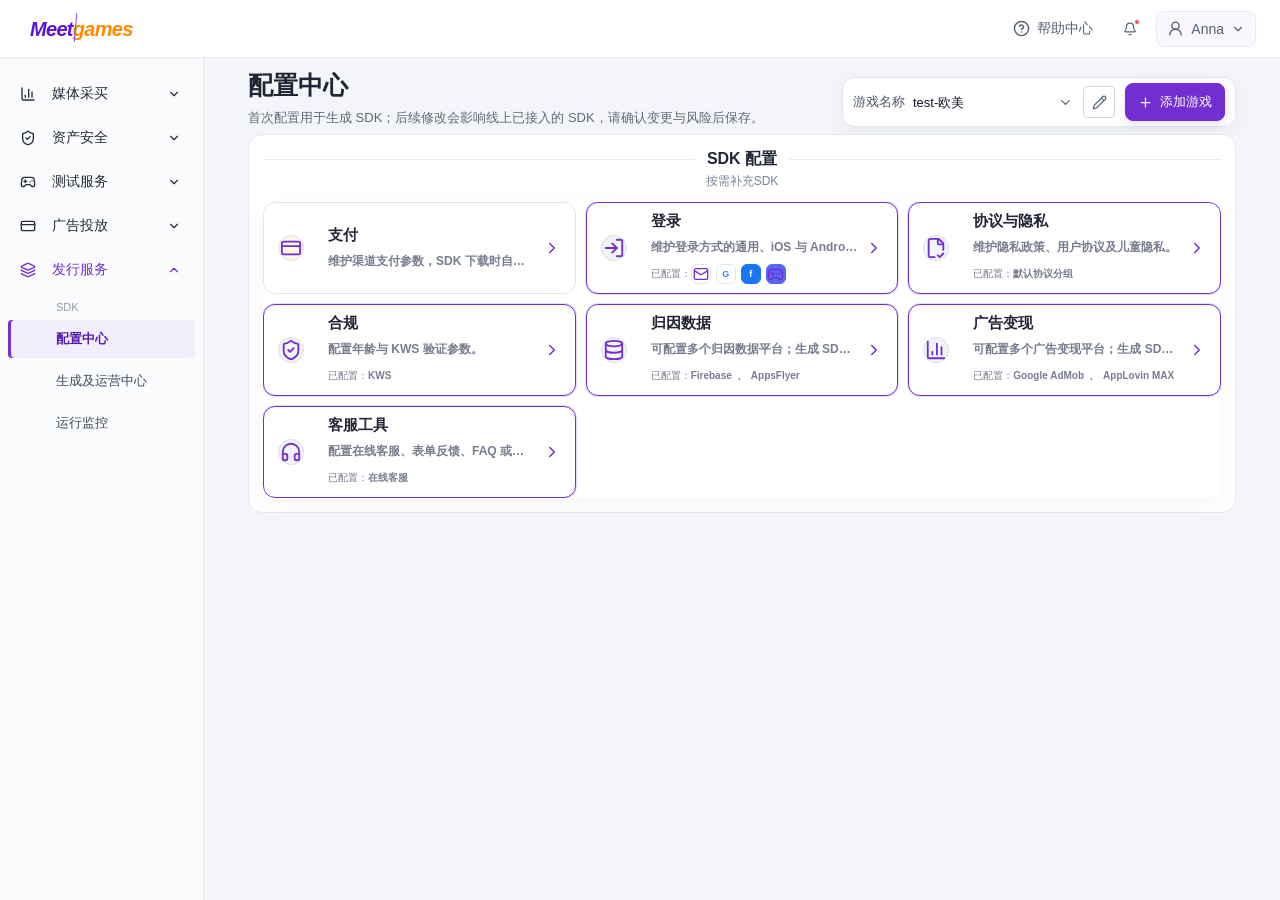
<file: demo/index.html>
<!DOCTYPE html><html lang="zh-CN"><head><meta charSet="utf-8"/><meta name="viewport" content="width=device-width, initial-scale=1"/><link rel="preload" as="image" href="./assets/brands/android.svg"/><link rel="preload" as="image" href="./assets/brands/google-play.svg"/><link rel="stylesheet" href="./_next/static/chunks/2wk6xcp2gwzjs.css" data-precedence="next"/><link rel="preload" as="script" fetchPriority="low" href="./_next/static/chunks/311qtovt98m4l.js"/><script src="./_next/static/chunks/385zdq9jcs21p.js" async=""></script><script src="./_next/static/chunks/3m_615awxbe63.js" async=""></script><script src="./_next/static/chunks/3_0tt-9qv5d14.js" async=""></script><script src="./_next/static/chunks/turbopack-2hzzla8x71n8z.js" async=""></script><script src="./_next/static/chunks/2c3iyqbsfg6bp.js" async=""></script><script src="./_next/static/chunks/24nn151c8nclt.js" async=""></script><script src="./_next/static/chunks/0o4dtp2wnrilb.js" async=""></script><script src="./_next/static/chunks/1uxbj6ciunkfi.js?v=20260818-v24-multi-package-55" async=""></script><title>MeetGames SDK 工具 Demo V2.4.1</title><meta name="description" content="配置中心、SDK生成、运营配置与 SDK 交互 Demo"/><link rel="icon" href="./icon.svg?icon.1e2ux_byo1zp2.svg" sizes="any" type="image/svg+xml"/><script src="./_next/static/chunks/0cz1d0mv5g_q7.js" noModule=""></script><link rel="stylesheet" href="./demo-country-strategy.css?v=20260818-v24-multi-package-55"/></head><body><div hidden=""><!--$--><!--/$--></div><div class="mgp-app"><header class="mgp-topbar"><div class="mgp-brand" aria-label="MeetGames"><span>Meet</span><b>games</b></div><div class="mgp-top-actions"><button type="button"><svg xmlns="http://www.w3.org/2000/svg" width="17" height="17" viewBox="0 0 24 24" fill="none" stroke="currentColor" stroke-width="2" stroke-linecap="round" stroke-linejoin="round" class="lucide lucide-circle-question-mark" aria-hidden="true"><circle cx="12" cy="12" r="10"></circle><path d="M9.09 9a3 3 0 0 1 5.83 1c0 2-3 3-3 3"></path><path d="M12 17h.01"></path></svg>帮助中心</button><button type="button" class="mgp-icon-button" aria-label="消息通知"><svg xmlns="http://www.w3.org/2000/svg" width="18" height="18" viewBox="0 0 24 24" fill="none" stroke="currentColor" stroke-width="2" stroke-linecap="round" stroke-linejoin="round" class="lucide lucide-bell" aria-hidden="true"><path d="M10.268 21a2 2 0 0 0 3.464 0"></path><path d="M3.262 15.326A1 1 0 0 0 4 17h16a1 1 0 0 0 .74-1.673C19.41 13.956 18 12.499 18 8A6 6 0 0 0 6 8c0 4.499-1.411 5.956-2.738 7.326"></path></svg><i></i></button><button type="button" class="mgp-user"><svg xmlns="http://www.w3.org/2000/svg" width="17" height="17" viewBox="0 0 24 24" fill="none" stroke="currentColor" stroke-width="2" stroke-linecap="round" stroke-linejoin="round" class="lucide lucide-user-round" aria-hidden="true"><circle cx="12" cy="8" r="5"></circle><path d="M20 21a8 8 0 0 0-16 0"></path></svg><span>Anna</span><svg xmlns="http://www.w3.org/2000/svg" width="14" height="14" viewBox="0 0 24 24" fill="none" stroke="currentColor" stroke-width="2" stroke-linecap="round" stroke-linejoin="round" class="lucide lucide-chevron-down" aria-hidden="true"><path d="m6 9 6 6 6-6"></path></svg></button></div></header><aside class="mgp-sidebar"><div class="mgp-service-nav" aria-label="产品服务导航"><button type="button" class=""><svg xmlns="http://www.w3.org/2000/svg" width="16" height="16" viewBox="0 0 24 24" fill="none" stroke="currentColor" stroke-width="2" stroke-linecap="round" stroke-linejoin="round" class="lucide lucide-chart-column" aria-hidden="true"><path d="M3 3v16a2 2 0 0 0 2 2h16"></path><path d="M18 17V9"></path><path d="M13 17V5"></path><path d="M8 17v-3"></path></svg><span>媒体采买</span><svg xmlns="http://www.w3.org/2000/svg" width="14" height="14" viewBox="0 0 24 24" fill="none" stroke="currentColor" stroke-width="2" stroke-linecap="round" stroke-linejoin="round" class="lucide lucide-chevron-down" aria-hidden="true"><path d="m6 9 6 6 6-6"></path></svg></button><button type="button" class=""><svg xmlns="http://www.w3.org/2000/svg" width="16" height="16" viewBox="0 0 24 24" fill="none" stroke="currentColor" stroke-width="2" stroke-linecap="round" stroke-linejoin="round" class="lucide lucide-shield-check" aria-hidden="true"><path d="M20 13c0 5-3.5 7.5-7.66 8.95a1 1 0 0 1-.67-.01C7.5 20.5 4 18 4 13V6a1 1 0 0 1 1-1c2 0 4.5-1.2 6.24-2.72a1.17 1.17 0 0 1 1.52 0C14.51 3.81 17 5 19 5a1 1 0 0 1 1 1z"></path><path d="m9 12 2 2 4-4"></path></svg><span>资产安全</span><svg xmlns="http://www.w3.org/2000/svg" width="14" height="14" viewBox="0 0 24 24" fill="none" stroke="currentColor" stroke-width="2" stroke-linecap="round" stroke-linejoin="round" class="lucide lucide-chevron-down" aria-hidden="true"><path d="m6 9 6 6 6-6"></path></svg></button><button type="button" class=""><svg xmlns="http://www.w3.org/2000/svg" width="16" height="16" viewBox="0 0 24 24" fill="none" stroke="currentColor" stroke-width="2" stroke-linecap="round" stroke-linejoin="round" class="lucide lucide-gamepad2 lucide-gamepad-2" aria-hidden="true"><line x1="6" x2="10" y1="11" y2="11"></line><line x1="8" x2="8" y1="9" y2="13"></line><line x1="15" x2="15.01" y1="12" y2="12"></line><line x1="18" x2="18.01" y1="10" y2="10"></line><path d="M17.32 5H6.68a4 4 0 0 0-3.978 3.59c-.006.052-.01.101-.017.152C2.604 9.416 2 14.456 2 16a3 3 0 0 0 3 3c1 0 1.5-.5 2-1l1.414-1.414A2 2 0 0 1 9.828 16h4.344a2 2 0 0 1 1.414.586L17 18c.5.5 1 1 2 1a3 3 0 0 0 3-3c0-1.545-.604-6.584-.685-7.258-.007-.05-.011-.1-.017-.151A4 4 0 0 0 17.32 5z"></path></svg><span>测试服务</span><svg xmlns="http://www.w3.org/2000/svg" width="14" height="14" viewBox="0 0 24 24" fill="none" stroke="currentColor" stroke-width="2" stroke-linecap="round" stroke-linejoin="round" class="lucide lucide-chevron-down" aria-hidden="true"><path d="m6 9 6 6 6-6"></path></svg></button><button type="button" class=""><svg xmlns="http://www.w3.org/2000/svg" width="16" height="16" viewBox="0 0 24 24" fill="none" stroke="currentColor" stroke-width="2" stroke-linecap="round" stroke-linejoin="round" class="lucide lucide-credit-card" aria-hidden="true"><rect width="20" height="14" x="2" y="5" rx="2"></rect><line x1="2" x2="22" y1="10" y2="10"></line></svg><span>广告投放</span><svg xmlns="http://www.w3.org/2000/svg" width="14" height="14" viewBox="0 0 24 24" fill="none" stroke="currentColor" stroke-width="2" stroke-linecap="round" stroke-linejoin="round" class="lucide lucide-chevron-down" aria-hidden="true"><path d="m6 9 6 6 6-6"></path></svg></button><button type="button" class="expanded"><svg xmlns="http://www.w3.org/2000/svg" width="16" height="16" viewBox="0 0 24 24" fill="none" stroke="currentColor" stroke-width="2" stroke-linecap="round" stroke-linejoin="round" class="lucide lucide-layers" aria-hidden="true"><path d="M12.83 2.18a2 2 0 0 0-1.66 0L2.6 6.08a1 1 0 0 0 0 1.83l8.58 3.91a2 2 0 0 0 1.66 0l8.58-3.9a1 1 0 0 0 0-1.83z"></path><path d="M2 12a1 1 0 0 0 .58.91l8.6 3.91a2 2 0 0 0 1.65 0l8.58-3.9A1 1 0 0 0 22 12"></path><path d="M2 17a1 1 0 0 0 .58.91l8.6 3.91a2 2 0 0 0 1.65 0l8.58-3.9A1 1 0 0 0 22 17"></path></svg><span>发行服务</span><svg xmlns="http://www.w3.org/2000/svg" width="14" height="14" viewBox="0 0 24 24" fill="none" stroke="currentColor" stroke-width="2" stroke-linecap="round" stroke-linejoin="round" class="lucide lucide-chevron-down" aria-hidden="true"><path d="m6 9 6 6 6-6"></path></svg></button></div><div class="mgp-sidebar-group-label">SDK</div><nav aria-label="SDK主导航"><button type="button" class="active" data-nav-id="config">配置中心</button><button type="button" class="" data-nav-id="operations-plan">生成及运营中心</button><button type="button" class="" data-nav-id="ops">运行监控</button></nav></aside><main class="mgp-main"><div class="mgp-page mgp-foundation-page"><div class="mgp-page-heading"><div><h1>配置中心</h1><p>首次配置用于生成 SDK；后续修改会影响线上已接入的 SDK，请确认变更与风险后保存。</p></div><section class="mgp-foundation-toolbar mgp-foundation-toolbar-inline"><div class="mgp-foundation-toolbar-row"><label><span>游戏名称</span><select aria-label="游戏名称"><option>test-欧美</option><option>Kingdom Journey</option><option>Puzzle Harbor</option></select><svg xmlns="http://www.w3.org/2000/svg" width="15" height="15" viewBox="0 0 24 24" fill="none" stroke="currentColor" stroke-width="2" stroke-linecap="round" stroke-linejoin="round" class="lucide lucide-chevron-down" aria-hidden="true"><path d="m6 9 6 6 6-6"></path></svg></label><button type="button" class="mgp-edit-game-button" aria-label="修改当前游戏" title="修改当前游戏"><svg xmlns="http://www.w3.org/2000/svg" width="15" height="15" viewBox="0 0 24 24" fill="none" stroke="currentColor" stroke-width="2" stroke-linecap="round" stroke-linejoin="round" class="lucide lucide-pencil" aria-hidden="true"><path d="M21.174 6.812a1 1 0 0 0-3.986-3.987L3.842 16.174a2 2 0 0 0-.5.83l-1.321 4.352a.5.5 0 0 0 .623.622l4.353-1.32a2 2 0 0 0 .83-.497z"></path><path d="m15 5 4 4"></path></svg></button><button type="button" class="mgp-button primary mgp-add-game-button"><svg xmlns="http://www.w3.org/2000/svg" width="15" height="15" viewBox="0 0 24 24" fill="none" stroke="currentColor" stroke-width="2" stroke-linecap="round" stroke-linejoin="round" class="lucide lucide-plus" aria-hidden="true"><path d="M5 12h14"></path><path d="M12 5v14"></path></svg>添加游戏</button></div></section></div><div class="mgp-config-step-navigation"><div class="mgp-config-card-heading mgp-foundation-panel"><div class="mgp-config-module-heading"><h3 class="mgp-plain-section-title">SDK 配置</h3><p>按需补充SDK</p></div></div><nav class="mgp-config-tabs mgp-foundation-tabs mgp-config-step-list mgp-config-card-grid" aria-label="SDK 配置模块"><button type="button" id="config-tab-release" class="mgp-config-card   " aria-label="支付" aria-controls="config-panel-release" data-config-card="release"><span class="mgp-config-card-icon" aria-hidden="true"><svg xmlns="http://www.w3.org/2000/svg" width="22" height="22" viewBox="0 0 24 24" fill="none" stroke="currentColor" stroke-width="2" stroke-linecap="round" stroke-linejoin="round" class="lucide lucide-credit-card" aria-hidden="true"><rect width="20" height="14" x="2" y="5" rx="2"></rect><line x1="2" x2="22" y1="10" y2="10"></line></svg></span><span class="mgp-config-card-copy"><strong>支付</strong><small>维护渠道支付参数，SDK 下载时自动引用。</small></span><svg xmlns="http://www.w3.org/2000/svg" width="18" height="18" viewBox="0 0 24 24" fill="none" stroke="currentColor" stroke-width="2" stroke-linecap="round" stroke-linejoin="round" class="lucide lucide-chevron-down mgp-config-card-arrow" aria-hidden="true"><path d="m6 9 6 6 6-6"></path></svg></button><button type="button" id="config-tab-login" class="mgp-config-card  configured " aria-label="登录" aria-controls="config-panel-login" data-config-card="login"><span class="mgp-config-card-icon" aria-hidden="true"><svg xmlns="http://www.w3.org/2000/svg" width="22" height="22" viewBox="0 0 24 24" fill="none" stroke="currentColor" stroke-width="2" stroke-linecap="round" stroke-linejoin="round" class="lucide lucide-log-in" aria-hidden="true"><path d="m10 17 5-5-5-5"></path><path d="M15 12H3"></path><path d="M15 3h4a2 2 0 0 1 2 2v14a2 2 0 0 1-2 2h-4"></path></svg></span><span class="mgp-config-card-copy"><strong>登录</strong><small>维护登录方式的通用、iOS 与 Android 参数。</small><span class="mgp-config-card-summary"><em>已配置：</em><span class="mgp-config-card-summary-items"><span class="mgp-config-card-summary-item login" title="Email"><span class="mgp-login-brand email" aria-hidden="true"><svg xmlns="http://www.w3.org/2000/svg" width="16" height="16" viewBox="0 0 24 24" fill="none" stroke="currentColor" stroke-width="2" stroke-linecap="round" stroke-linejoin="round" class="lucide lucide-mail" aria-hidden="true"><path d="m22 7-8.991 5.727a2 2 0 0 1-2.009 0L2 7"></path><rect x="2" y="4" width="20" height="16" rx="2"></rect></svg></span></span><span class="mgp-config-card-summary-item login" title="Google"><span class="mgp-login-brand google" aria-hidden="true"><span>G</span></span></span><span class="mgp-config-card-summary-item login" title="Facebook"><span class="mgp-login-brand facebook" aria-hidden="true"><span>f</span></span></span><span class="mgp-config-card-summary-item login" title="Discord"><span class="mgp-login-brand discord" aria-hidden="true"><svg xmlns="http://www.w3.org/2000/svg" width="17" height="17" viewBox="0 0 24 24" fill="none" stroke="currentColor" stroke-width="2" stroke-linecap="round" stroke-linejoin="round" class="lucide lucide-gamepad2 lucide-gamepad-2" aria-hidden="true"><line x1="6" x2="10" y1="11" y2="11"></line><line x1="8" x2="8" y1="9" y2="13"></line><line x1="15" x2="15.01" y1="12" y2="12"></line><line x1="18" x2="18.01" y1="10" y2="10"></line><path d="M17.32 5H6.68a4 4 0 0 0-3.978 3.59c-.006.052-.01.101-.017.152C2.604 9.416 2 14.456 2 16a3 3 0 0 0 3 3c1 0 1.5-.5 2-1l1.414-1.414A2 2 0 0 1 9.828 16h4.344a2 2 0 0 1 1.414.586L17 18c.5.5 1 1 2 1a3 3 0 0 0 3-3c0-1.545-.604-6.584-.685-7.258-.007-.05-.011-.1-.017-.151A4 4 0 0 0 17.32 5z"></path></svg></span></span></span></span></span><svg xmlns="http://www.w3.org/2000/svg" width="18" height="18" viewBox="0 0 24 24" fill="none" stroke="currentColor" stroke-width="2" stroke-linecap="round" stroke-linejoin="round" class="lucide lucide-chevron-down mgp-config-card-arrow" aria-hidden="true"><path d="m6 9 6 6 6-6"></path></svg></button><button type="button" id="config-tab-agreement" class="mgp-config-card  configured " aria-label="协议与隐私" aria-controls="config-panel-agreement" data-config-card="agreement"><span class="mgp-config-card-icon" aria-hidden="true"><svg xmlns="http://www.w3.org/2000/svg" width="22" height="22" viewBox="0 0 24 24" fill="none" stroke="currentColor" stroke-width="2" stroke-linecap="round" stroke-linejoin="round" class="lucide lucide-file-check-corner" aria-hidden="true"><path d="M10.5 22H6a2 2 0 0 1-2-2V4a2 2 0 0 1 2-2h8a2.4 2.4 0 0 1 1.706.706l3.588 3.588A2.4 2.4 0 0 1 20 8v6"></path><path d="M14 2v5a1 1 0 0 0 1 1h5"></path><path d="m14 20 2 2 4-4"></path></svg></span><span class="mgp-config-card-copy"><strong>协议与隐私</strong><small>维护隐私政策、用户协议及儿童隐私。</small><span class="mgp-config-card-summary"><em>已配置：</em><span class="mgp-config-card-summary-items"><span class="mgp-config-card-summary-item text" title="默认协议分组">默认协议分组</span></span></span></span><svg xmlns="http://www.w3.org/2000/svg" width="18" height="18" viewBox="0 0 24 24" fill="none" stroke="currentColor" stroke-width="2" stroke-linecap="round" stroke-linejoin="round" class="lucide lucide-chevron-down mgp-config-card-arrow" aria-hidden="true"><path d="m6 9 6 6 6-6"></path></svg></button><button type="button" id="config-tab-compliance" class="mgp-config-card  configured " aria-label="合规" aria-controls="config-panel-compliance" data-config-card="compliance"><span class="mgp-config-card-icon" aria-hidden="true"><svg xmlns="http://www.w3.org/2000/svg" width="22" height="22" viewBox="0 0 24 24" fill="none" stroke="currentColor" stroke-width="2" stroke-linecap="round" stroke-linejoin="round" class="lucide lucide-shield-check" aria-hidden="true"><path d="M20 13c0 5-3.5 7.5-7.66 8.95a1 1 0 0 1-.67-.01C7.5 20.5 4 18 4 13V6a1 1 0 0 1 1-1c2 0 4.5-1.2 6.24-2.72a1.17 1.17 0 0 1 1.52 0C14.51 3.81 17 5 19 5a1 1 0 0 1 1 1z"></path><path d="m9 12 2 2 4-4"></path></svg></span><span class="mgp-config-card-copy"><strong>合规</strong><small>配置年龄与 KWS 验证参数。</small><span class="mgp-config-card-summary"><em>已配置：</em><span class="mgp-config-card-summary-items"><span class="mgp-config-card-summary-item text" title="KWS">KWS</span></span></span></span><svg xmlns="http://www.w3.org/2000/svg" width="18" height="18" viewBox="0 0 24 24" fill="none" stroke="currentColor" stroke-width="2" stroke-linecap="round" stroke-linejoin="round" class="lucide lucide-chevron-down mgp-config-card-arrow" aria-hidden="true"><path d="m6 9 6 6 6-6"></path></svg></button><button type="button" id="config-tab-data" class="mgp-config-card   " aria-label="归因数据" aria-controls="config-panel-data" data-config-card="data"><span class="mgp-config-card-icon" aria-hidden="true"><svg xmlns="http://www.w3.org/2000/svg" width="22" height="22" viewBox="0 0 24 24" fill="none" stroke="currentColor" stroke-width="2" stroke-linecap="round" stroke-linejoin="round" class="lucide lucide-database" aria-hidden="true"><ellipse cx="12" cy="5" rx="9" ry="3"></ellipse><path d="M3 5V19A9 3 0 0 0 21 19V5"></path><path d="M3 12A9 3 0 0 0 21 12"></path></svg></span><span class="mgp-config-card-copy"><strong>归因数据</strong><small>可配置多个归因数据平台；生成 SDK 时 AppsFlyer 与 Adjust 仅支持二选一。</small><span class="mgp-config-card-summary"><em>已配置：</em><span class="mgp-config-card-summary-items"><span class="mgp-config-card-summary-item text" title="Firebase">Firebase</span><span class="mgp-config-card-summary-item text" title="AppsFlyer">AppsFlyer</span></span></span></span><svg xmlns="http://www.w3.org/2000/svg" width="18" height="18" viewBox="0 0 24 24" fill="none" stroke="currentColor" stroke-width="2" stroke-linecap="round" stroke-linejoin="round" class="lucide lucide-chevron-down mgp-config-card-arrow" aria-hidden="true"><path d="m6 9 6 6 6-6"></path></svg></button><button type="button" id="config-tab-advertising" class="mgp-config-card  configured " aria-label="广告变现" aria-controls="config-panel-advertising" data-config-card="advertising"><span class="mgp-config-card-icon" aria-hidden="true"><svg xmlns="http://www.w3.org/2000/svg" width="22" height="22" viewBox="0 0 24 24" fill="none" stroke="currentColor" stroke-width="2" stroke-linecap="round" stroke-linejoin="round" class="lucide lucide-chart-column" aria-hidden="true"><path d="M3 3v16a2 2 0 0 0 2 2h16"></path><path d="M18 17V9"></path><path d="M13 17V5"></path><path d="M8 17v-3"></path></svg></span><span class="mgp-config-card-copy"><strong>广告变现</strong><small>可配置多个广告变现平台；生成 SDK 时仅能选择其中一个平台。</small><span class="mgp-config-card-summary"><em>已配置：</em><span class="mgp-config-card-summary-items"><span class="mgp-config-card-summary-item text" title="Google AdMob">Google AdMob</span><span class="mgp-config-card-summary-item text" title="AppLovin MAX">AppLovin MAX</span></span></span></span><svg xmlns="http://www.w3.org/2000/svg" width="18" height="18" viewBox="0 0 24 24" fill="none" stroke="currentColor" stroke-width="2" stroke-linecap="round" stroke-linejoin="round" class="lucide lucide-chevron-down mgp-config-card-arrow" aria-hidden="true"><path d="m6 9 6 6 6-6"></path></svg></button><button type="button" id="config-tab-support" class="mgp-config-card  configured " aria-label="客服工具" aria-controls="config-panel-support" data-config-card="support"><span class="mgp-config-card-icon" aria-hidden="true"><svg xmlns="http://www.w3.org/2000/svg" width="22" height="22" viewBox="0 0 24 24" fill="none" stroke="currentColor" stroke-width="2" stroke-linecap="round" stroke-linejoin="round" class="lucide lucide-headphones" aria-hidden="true"><path d="M3 14h3a2 2 0 0 1 2 2v3a2 2 0 0 1-2 2H5a2 2 0 0 1-2-2v-7a9 9 0 0 1 18 0v7a2 2 0 0 1-2 2h-1a2 2 0 0 1-2-2v-3a2 2 0 0 1 2-2h3"></path></svg></span><span class="mgp-config-card-copy"><strong>客服工具</strong><small>配置在线客服、表单反馈、FAQ 或智能客服。</small><span class="mgp-config-card-summary"><em>已配置：</em><span class="mgp-config-card-summary-items"><span class="mgp-config-card-summary-item text" title="在线客服">在线客服</span></span></span></span><svg xmlns="http://www.w3.org/2000/svg" width="18" height="18" viewBox="0 0 24 24" fill="none" stroke="currentColor" stroke-width="2" stroke-linecap="round" stroke-linejoin="round" class="lucide lucide-chevron-down mgp-config-card-arrow" aria-hidden="true"><path d="m6 9 6 6 6-6"></path></svg></button></nav></div></div></main></div><!--$--><!--/$--><script src="./_next/static/chunks/311qtovt98m4l.js" id="_R_" async=""></script><script>(self.__next_f=self.__next_f||[]).push([0])</script><script>self.__next_f.push([1,"1:\"$Sreact.fragment\"\n2:I[86197,[\"./_next/static/chunks/2c3iyqbsfg6bp.js\",\"./_next/static/chunks/24nn151c8nclt.js\"],\"default\"]\n3:I[91240,[\"./_next/static/chunks/2c3iyqbsfg6bp.js\",\"./_next/static/chunks/24nn151c8nclt.js\"],\"default\"]\n4:I[22035,[\"./_next/static/chunks/2c3iyqbsfg6bp.js\",\"./_next/static/chunks/24nn151c8nclt.js\",\"./_next/static/chunks/0o4dtp2wnrilb.js\",\"./_next/static/chunks/1uxbj6ciunkfi.js?v=20260818-v24-multi-package-55\"],\"default\"]\n5:I[9678,[\"./_next/static/chunks/2c3iyqbsfg6bp.js\",\"./_next/static/chunks/24nn151c8nclt.js\"],\"OutletBoundary\"]\n6:\"$Sreact.suspense\"\n8:I[9678,[\"./_next/static/chunks/2c3iyqbsfg6bp.js\",\"./_next/static/chunks/24nn151c8nclt.js\"],\"ViewportBoundary\"]\na:I[9678,[\"./_next/static/chunks/2c3iyqbsfg6bp.js\",\"./_next/static/chunks/24nn151c8nclt.js\"],\"MetadataBoundary\"]\nc:I[34178,[\"./_next/static/chunks/2c3iyqbsfg6bp.js\",\"./_next/static/chunks/24nn151c8nclt.js\"],\"default\",1]\n:HL[\"./_next/static/chunks/2wk6xcp2gwzjs.css\",\"style\"]\n"])</script><script>self.__next_f.push([1,"0:{\"P\":null,\"c\":[\"\",\"\"],\"q\":\"\",\"i\":false,\"f\":[[[\"\",{\"children\":[\"__PAGE__\",{}]},\"$undefined\",\"$undefined\",16],[[\"$\",\"$1\",\"c\",{\"children\":[[[\"$\",\"link\",\"0\",{\"rel\":\"stylesheet\",\"href\":\"./_next/static/chunks/2wk6xcp2gwzjs.css\",\"precedence\":\"next\",\"crossOrigin\":\"$undefined\",\"nonce\":\"$undefined\"}],[\"$\",\"script\",\"script-0\",{\"src\":\"./_next/static/chunks/2c3iyqbsfg6bp.js\",\"async\":true,\"nonce\":\"$undefined\"}],[\"$\",\"script\",\"script-1\",{\"src\":\"./_next/static/chunks/24nn151c8nclt.js\",\"async\":true,\"nonce\":\"$undefined\"}]],[\"$\",\"html\",null,{\"lang\":\"zh-CN\",\"children\":[\"$\",\"body\",null,{\"children\":[\"$\",\"$L2\",null,{\"parallelRouterKey\":\"children\",\"error\":\"$undefined\",\"errorStyles\":\"$undefined\",\"errorScripts\":\"$undefined\",\"template\":[\"$\",\"$L3\",null,{}],\"templateStyles\":\"$undefined\",\"templateScripts\":\"$undefined\",\"notFound\":[[[\"$\",\"title\",null,{\"children\":\"404: This page could not be found.\"}],[\"$\",\"div\",null,{\"style\":{\"fontFamily\":\"system-ui,\\\"Segoe UI\\\",Roboto,Helvetica,Arial,sans-serif,\\\"Apple Color Emoji\\\",\\\"Segoe UI Emoji\\\"\",\"height\":\"100vh\",\"textAlign\":\"center\",\"display\":\"flex\",\"flexDirection\":\"column\",\"alignItems\":\"center\",\"justifyContent\":\"center\"},\"children\":[\"$\",\"div\",null,{\"children\":[[\"$\",\"style\",null,{\"dangerouslySetInnerHTML\":{\"__html\":\"body{color:#000;background:#fff;margin:0}.next-error-h1{border-right:1px solid rgba(0,0,0,.3)}@media (prefers-color-scheme:dark){body{color:#fff;background:#000}.next-error-h1{border-right:1px solid rgba(255,255,255,.3)}}\"}}],[\"$\",\"h1\",null,{\"className\":\"next-error-h1\",\"style\":{\"display\":\"inline-block\",\"margin\":\"0 20px 0 0\",\"padding\":\"0 23px 0 0\",\"fontSize\":24,\"fontWeight\":500,\"verticalAlign\":\"top\",\"lineHeight\":\"49px\"},\"children\":404}],[\"$\",\"div\",null,{\"style\":{\"display\":\"inline-block\"},\"children\":[\"$\",\"h2\",null,{\"style\":{\"fontSize\":14,\"fontWeight\":400,\"lineHeight\":\"49px\",\"margin\":0},\"children\":\"This page could not be found.\"}]}]]}]}]],[]],\"forbidden\":\"$undefined\",\"unauthorized\":\"$undefined\"}]}]}]]}],{\"children\":[[\"$\",\"$1\",\"c\",{\"children\":[[\"$\",\"$L4\",null,{}],[[\"$\",\"script\",\"script-0\",{\"src\":\"./_next/static/chunks/0o4dtp2wnrilb.js\",\"async\":true,\"nonce\":\"$undefined\"}],[\"$\",\"script\",\"script-1\",{\"src\":\"./_next/static/chunks/1uxbj6ciunkfi.js?v=20260818-v24-multi-package-55\",\"async\":true,\"nonce\":\"$undefined\"}]],[\"$\",\"$L5\",null,{\"children\":[\"$\",\"$6\",null,{\"name\":\"Next.MetadataOutlet\",\"children\":\"$@7\"}]}]]}],{},null,false,null]},null,false,null],[\"$\",\"$1\",\"h\",{\"children\":[null,[\"$\",\"$L8\",null,{\"children\":\"$L9\"}],[\"$\",\"div\",null,{\"hidden\":true,\"children\":[\"$\",\"$La\",null,{\"children\":[\"$\",\"$6\",null,{\"name\":\"Next.Metadata\",\"children\":\"$Lb\"}]}]}],null]}],false]],\"m\":\"$undefined\",\"G\":[\"$c\",[[\"$\",\"link\",\"0\",{\"rel\":\"stylesheet\",\"href\":\"./_next/static/chunks/2wk6xcp2gwzjs.css\",\"precedence\":\"next\",\"crossOrigin\":\"$undefined\",\"nonce\":\"$undefined\"}]]],\"S\":true,\"h\":null,\"s\":\"$undefined\",\"l\":\"$undefined\",\"p\":\"$undefined\",\"d\":\"$undefined\",\"b\":\"GeeUS-V2cklZd-PxiyJpv\"}\n"])</script><script>self.__next_f.push([1,"9:[[\"$\",\"meta\",\"0\",{\"charSet\":\"utf-8\"}],[\"$\",\"meta\",\"1\",{\"name\":\"viewport\",\"content\":\"width=device-width, initial-scale=1\"}]]\n"])</script><script>self.__next_f.push([1,"d:I[85709,[\"./_next/static/chunks/2c3iyqbsfg6bp.js\",\"./_next/static/chunks/24nn151c8nclt.js\"],\"IconMark\"]\n7:null\nb:[[\"$\",\"title\",\"0\",{\"children\":\"MeetGames SDK 工具 Demo V2.4.1\"}],[\"$\",\"meta\",\"1\",{\"name\":\"description\",\"content\":\"配置中心、SDK生成、运营配置与 SDK 交互 Demo\"}],[\"$\",\"link\",\"2\",{\"rel\":\"icon\",\"href\":\"./icon.svg?icon.1e2ux_byo1zp2.svg\",\"sizes\":\"any\",\"type\":\"image/svg+xml\"}],[\"$\",\"$Ld\",\"3\",{}]]\n"])</script><script src="./demo-country-strategy.js?v=20260818-v24-multi-package-55" defer></script></body></html>
</file>
<file: demo/_next/static/chunks/2wk6xcp2gwzjs.css>
:root{--mgp-purple:#722ed1;--mgp-purple-strong:#531dab;--mgp-purple-soft:#f6f0ff;--mgp-purple-border:#dac5f8;--mgp-blue:#2878ff;--mgp-blue-soft:#edf4ff;--mgp-green:#00a37a;--mgp-green-soft:#edf9f5;--mgp-orange:#f59e0b;--mgp-orange-soft:#fff7e6;--mgp-red:#d84a4a;--mgp-red-soft:#fff1f1;--mgp-text:#1f2533;--mgp-text-secondary:#5f6b7a;--mgp-text-muted:#8a95a6;--mgp-border:#e4e9f1;--mgp-border-strong:#d4dbe7;--mgp-bg:#f5f7fb;--mgp-panel:#fff;--mgp-shadow:0 8px 24px #1f25330f}*{box-sizing:border-box}html,body{min-width:1180px;min-height:100%;color:var(--mgp-text);background:var(--mgp-bg);margin:0;font-family:Inter,PingFang SC,Microsoft YaHei,Helvetica Neue,Arial,sans-serif;font-size:14px}button,input,textarea{font:inherit}button{color:inherit}button:not(:disabled){cursor:pointer}button:disabled{cursor:not-allowed;opacity:.48}button:focus-visible,input:focus-visible,textarea:focus-visible,a:focus-visible{outline-offset:2px;outline:2px solid #722ed142}.mgp-app{background:var(--mgp-bg);min-height:100vh}.mgp-topbar{z-index:40;border-bottom:1px solid var(--mgp-border);background:#fff;justify-content:space-between;align-items:center;height:58px;padding:0 24px 0 30px;display:flex;position:fixed;top:0;left:0;right:0}.mgp-brand{letter-spacing:-.7px;-webkit-user-select:none;user-select:none;align-items:baseline;font-size:20px;font-style:italic;line-height:1;display:inline-flex;position:relative}.mgp-brand span{color:#5b14d7;font-weight:650}.mgp-brand b{color:#ff8a00;font-weight:650}.mgp-brand:after{content:"";background:#8a45e8;width:1px;height:29px;position:absolute;top:-6px;left:45px;transform:rotate(5deg)}.mgp-top-actions{align-items:center;gap:8px;display:flex}.mgp-top-actions button,.mgp-user,.mgp-icon-button{color:#566174;background:0 0;border:1px solid #0000;border-radius:8px;justify-content:center;align-items:center;gap:7px;height:36px;padding:0 10px;display:inline-flex}.mgp-top-actions button:hover{background:#f7f5fb;border-color:#eee7f8}.mgp-icon-button{width:36px;padding:0;position:relative}.mgp-icon-button i{background:#ff4d4f;border:1px solid #fff;border-radius:50%;width:6px;height:6px;position:absolute;top:7px;right:7px}.mgp-user{color:#513673;background:#faf7ff!important;border-color:#eee4fb!important}.mgp-sidebar{z-index:30;border-right:1px solid var(--mgp-border);background:#fbfbfd;flex-direction:column;width:248px;padding:18px 12px 14px;display:flex;position:fixed;top:58px;bottom:0;left:0}.mgp-product{background:#fcfbff;border:1px solid #ebe1f9;border-radius:8px;align-items:center;gap:11px;margin:0 6px 16px;padding:12px 11px;display:flex}.mgp-product>span{width:36px;height:36px;color:var(--mgp-purple);background:#fff;border:1px solid #e6d8f8;border-radius:8px;place-items:center;display:grid}.mgp-product div{flex-direction:column;gap:3px;display:flex}.mgp-product strong{font-size:14px}.mgp-product small{color:var(--mgp-text-muted);font-size:12px}.mgp-sidebar nav{flex-direction:column;flex:1;gap:8px;display:flex;overflow:auto}.mgp-sidebar nav>button{text-align:left;background:0 0;border:1px solid #0000;border-radius:8px;grid-template-columns:22px minmax(0,1fr) 18px;align-items:center;gap:10px;width:100%;min-height:64px;padding:10px 12px;transition:all .16s;display:grid}.mgp-sidebar nav>button.active{color:var(--mgp-purple-strong);background:var(--mgp-purple-soft);border-color:#e6d6fa}.mgp-sidebar nav svg:first-child{color:#677286}.mgp-sidebar nav>button.active svg:first-child,.mgp-sidebar nav>button.active svg:last-child{color:var(--mgp-purple)}.mgp-sidebar nav span{flex-direction:column;gap:4px;min-width:0;display:flex}.mgp-sidebar nav b{font-size:14px;font-weight:650}.mgp-sidebar nav small{color:var(--mgp-text-muted);text-overflow:ellipsis;white-space:nowrap;font-size:11px;overflow:hidden}.mgp-sidebar nav .done{color:var(--mgp-green)!important}.mgp-sidebar-note{border-top:1px solid var(--mgp-border);color:#6b7588;align-items:center;gap:10px;margin-top:14px;padding:13px 11px 4px;display:flex}.mgp-sidebar-note>svg{color:var(--mgp-green)}.mgp-sidebar-note div{flex-direction:column;gap:2px;display:flex}.mgp-sidebar-note strong{font-size:12px}.mgp-sidebar-note span{color:var(--mgp-text-muted);font-size:11px}.mgp-main{min-height:100vh;margin-left:248px;padding-top:58px}.mgp-page{width:min(1360px,100vw - 294px);margin:0 auto;padding:28px 0 48px}.mgp-page-heading{justify-content:space-between;align-items:flex-start;gap:28px;min-height:74px;margin-bottom:20px;display:flex}.mgp-page-heading>div:first-child{min-width:0}.mgp-page-heading>div:first-child>span{color:#8c97a8;margin-bottom:6px;font-size:12px;display:block}.mgp-page-heading h1{color:#202635;margin:0;font-size:25px;font-weight:680;line-height:1.25}.mgp-page-heading p{color:var(--mgp-text-secondary);margin:7px 0 0;font-size:13px;line-height:1.6}.mgp-button{white-space:nowrap;border:1px solid #0000;border-radius:6px;justify-content:center;align-items:center;gap:7px;min-height:38px;padding:0 16px;font-size:13px;font-weight:550;transition:all .15s;display:inline-flex}.mgp-button:active:not(:disabled){transform:translateY(1px)}.mgp-button.primary{color:#fff;border-color:var(--mgp-purple);background:var(--mgp-purple);box-shadow:0 5px 12px #722ed129}.mgp-button.primary:hover:not(:disabled){border-color:var(--mgp-purple-strong);background:var(--mgp-purple-strong)}.mgp-button.secondary{color:#586477;border-color:var(--mgp-border-strong);background:#fff}.mgp-button.secondary:hover:not(:disabled){color:var(--mgp-purple);border-color:#b99ce2}.mgp-help-link{color:var(--mgp-purple);align-items:center;gap:5px;font-size:12px;font-weight:600;text-decoration:none;display:inline-flex}.mgp-help-link:hover{text-decoration:underline}.mgp-game-editor,.mgp-game-chip{border:1px solid var(--mgp-border);min-width:226px;min-height:46px;color:var(--mgp-purple);background:#fff;border-radius:8px;grid-template-columns:20px minmax(0,1fr) auto;align-items:center;gap:9px;padding:7px 11px;display:grid}.mgp-game-editor label,.mgp-game-chip span{flex-direction:column;gap:3px;min-width:0;display:flex}.mgp-game-editor span,.mgp-game-chip small{color:var(--mgp-text-muted);font-size:10px}.mgp-game-editor input{color:#394253;background:0 0;border:0;outline:0;width:170px;padding:0;font-size:13px;font-weight:650}.mgp-game-chip strong{color:#394253;text-overflow:ellipsis;white-space:nowrap;font-size:13px;overflow:hidden}.mgp-config-progress{min-height:82px;box-shadow:var(--mgp-shadow);background:#f7fcfa;border:1px solid #cfe4dc;border-radius:8px;grid-template-columns:1fr 230px;align-items:center;gap:20px;margin-bottom:14px;padding:18px 20px;display:grid}.mgp-config-progress strong{margin-bottom:5px;font-size:17px;display:block}.mgp-config-progress span{color:var(--mgp-text-secondary);font-size:12px}.mgp-progress-meter{grid-template-columns:auto 1fr;justify-self:end;align-items:baseline;width:220px;display:grid}.mgp-progress-meter b{color:var(--mgp-green);font-size:28px}.mgp-progress-meter span{margin-left:5px}.mgp-progress-meter i{background:#dcebe7;border-radius:8px;grid-column:1/-1;height:6px;margin-top:8px;overflow:hidden}.mgp-progress-meter em{background:var(--mgp-green);border-radius:8px;height:100%;transition:width .2s;display:block}.mgp-config-tabs{border:1px solid var(--mgp-border);background:#fff;border-radius:8px;grid-template-columns:repeat(5,minmax(0,1fr));margin-bottom:14px;display:grid;overflow:hidden;box-shadow:0 4px 12px #1f253308}.mgp-config-tabs button{border:0;border-right:1px solid var(--mgp-border);text-align:left;background:#fff;grid-template-columns:28px 18px minmax(0,1fr);align-items:center;gap:9px;min-height:62px;padding:10px 13px;display:grid}.mgp-config-tabs button:last-child{border-right:0}.mgp-config-tabs button>span{color:#758094;background:#f2f4f8;border:1px solid #d8dee8;border-radius:50%;place-items:center;width:26px;height:26px;font-size:12px;font-weight:650;display:grid}.mgp-config-tabs button.active{box-shadow:inset 0 2px 0 var(--mgp-purple);background:#fbf8ff}.mgp-config-tabs button.active>span{color:#fff;border-color:var(--mgp-purple);background:var(--mgp-purple)}.mgp-config-tabs button svg{color:var(--mgp-purple)}.mgp-config-tabs b{text-overflow:ellipsis;white-space:nowrap;font-size:13px;font-weight:650;overflow:hidden}.mgp-config-panel,.mgp-sdk-list-panel,.mgp-builder-panel,.mgp-record-panel,.mgp-chart,.mgp-distribution{border:1px solid var(--mgp-border);box-shadow:var(--mgp-shadow);background:#fff;border-radius:8px;overflow:hidden}.mgp-config-panel>header,.mgp-sdk-list-panel>header,.mgp-builder-panel>header,.mgp-record-panel>header{border-bottom:1px solid var(--mgp-border);background:#fcfbfe;justify-content:space-between;align-items:center;gap:20px;min-height:82px;padding:17px 20px;display:flex}.mgp-panel-title{align-items:center;gap:12px;display:flex}.mgp-panel-title>span,.mgp-support-grid header>span,.mgp-channel-groups header>span,.mgp-module-grid button>i{width:40px;height:40px;color:var(--mgp-purple);background:var(--mgp-purple-soft);border:1px solid #e6d8f8;border-radius:8px;flex:none;place-items:center;display:grid}.mgp-config-panel h2,.mgp-sdk-list-panel h2,.mgp-builder-panel h2,.mgp-record-panel h2,.mgp-chart h2,.mgp-distribution h2{margin:0;font-size:16px}.mgp-config-panel p,.mgp-sdk-list-panel p,.mgp-builder-panel p,.mgp-record-panel p,.mgp-chart p,.mgp-distribution p{color:var(--mgp-text-secondary);margin:5px 0 0;font-size:12px}.mgp-panel-actions{align-items:center;gap:12px;display:flex}.mgp-status-pill{color:#9b6900;background:var(--mgp-orange-soft);white-space:nowrap;border:1px solid #f1cf8c;border-radius:20px;align-items:center;gap:5px;min-height:27px;padding:0 10px;font-size:11px;font-weight:650;display:inline-flex}.mgp-status-pill.complete{color:#087c5f;background:var(--mgp-green-soft);border-color:#bce6da}.mgp-config-body{padding:20px}.mgp-section-head{justify-content:space-between;align-items:flex-start;gap:18px;margin-bottom:16px;display:flex}.mgp-section-head h3{margin:0;font-size:15px}.mgp-section-head p{color:var(--mgp-text-muted);margin:5px 0 0;font-size:12px}.mgp-param-table{border:1px solid var(--mgp-border);border-radius:8px;overflow:hidden}.mgp-param-head,.mgp-param-row{grid-template-columns:minmax(150px,.7fr) minmax(420px,1.7fr) minmax(190px,.8fr) 72px;align-items:stretch;gap:0;display:grid}.mgp-param-head{color:#687284;background:#f7f8fa;align-items:center;min-height:44px;font-size:11px;font-weight:650}.mgp-param-head span,.mgp-param-row>span{border-right:1px solid var(--mgp-border);padding:12px 14px}.mgp-param-head span:last-child,.mgp-param-row>span:last-child{border-right:0}.mgp-param-row{border-top:1px solid var(--mgp-border);background:#fff;min-height:94px}.mgp-method-cell{flex-direction:column;gap:5px;display:flex}.mgp-method-cell b{color:#2d3545;font-size:13px}.mgp-method-cell small{color:var(--mgp-text-muted);font-size:11px;line-height:1.45}.mgp-param-fields{grid-template-columns:repeat(2,minmax(0,1fr));gap:14px 16px;display:grid}.mgp-empty-param{color:#237d66;background:#f7fcfa;border:1px dashed #c8e5da;border-radius:8px;flex-direction:column;grid-column:1/-1;justify-content:center;gap:3px;min-height:58px;padding:10px 12px;display:flex}.mgp-empty-param svg{position:absolute}.mgp-empty-param span,.mgp-empty-param small{padding-left:24px}.mgp-empty-param small{color:#659085;font-size:11px}.mgp-param-note{color:var(--mgp-text-secondary);flex-direction:column;gap:9px;font-size:12px;line-height:1.55;display:flex}.mgp-param-row>span:last-child{place-items:center;display:grid}.mgp-row-action{color:#718095;background:0 0;border:1px solid #0000;border-radius:6px;place-items:center;width:32px;height:32px;display:grid}.mgp-row-action:hover{border-color:var(--mgp-border);background:#f7f8fa}.mgp-row-action.danger:hover{color:var(--mgp-red);background:var(--mgp-red-soft);border-color:#f2c7c7}.mgp-field{flex-direction:column;gap:7px;min-width:0;display:flex}.mgp-field>span{color:#4c586b;font-size:12px;font-weight:550}.mgp-field em{color:var(--mgp-red);margin-left:4px;font-style:normal}.mgp-field>div{align-items:center;display:flex;position:relative}.mgp-field input,.mgp-field textarea{color:#2a3241;background:#fff;border:1px solid #ccd4e0;border-radius:6px;outline:none;width:100%;font-size:12px;transition:all .15s}.mgp-field input{height:38px;padding:0 11px}.mgp-field textarea{resize:vertical;min-height:82px;padding:10px 11px}.mgp-field input:hover,.mgp-field textarea:hover{border-color:#acb7c6}.mgp-field input:focus,.mgp-field textarea:focus{border-color:#8f58d5;box-shadow:0 0 0 3px #722ed114}.mgp-field>div>svg{color:var(--mgp-purple);pointer-events:none;position:absolute;right:11px}.mgp-field small{color:var(--mgp-text-muted);font-size:10px;line-height:1.45}.mgp-demo-upload{flex-direction:column;gap:7px;min-width:0;display:flex}.mgp-demo-upload>span{color:#4c586b;font-size:12px;font-weight:550}.mgp-demo-upload em{color:var(--mgp-red);margin-left:4px;font-style:normal}.mgp-demo-upload>input{opacity:0;pointer-events:none;width:1px;height:1px;position:absolute}.mgp-demo-upload-control{align-items:center;gap:10px;min-width:0;display:flex}.mgp-demo-upload-control button{color:#475267;background:#fff;border:1px solid #aeb8c7;border-radius:5px;flex:none;align-items:center;gap:7px;height:38px;padding:0 13px;font-size:12px;font-weight:550;display:inline-flex}.mgp-demo-upload-control button:hover{border-color:var(--mgp-purple);color:var(--mgp-purple);background:#fbf9fe}.mgp-demo-upload-control>span{min-width:0;color:var(--mgp-text-muted);text-overflow:ellipsis;white-space:nowrap;font-size:11px;overflow:hidden}.mgp-demo-upload-control>span.has-file{color:#2f3a4b}.mgp-demo-upload>small{color:var(--mgp-text-muted);font-size:10px;line-height:1.45}.mgp-demo-upload.has-error .mgp-demo-upload-control{background:#fff7f7;border:1px solid #d9363e;border-radius:5px;padding:3px}.mgp-demo-upload.compact .mgp-demo-upload-control button{height:34px}.mgp-form-grid{grid-template-columns:repeat(2,minmax(0,1fr));gap:16px 18px;display:grid}.mgp-form-grid.three{grid-template-columns:repeat(3,minmax(0,1fr))}.mgp-form-grid.four{grid-template-columns:repeat(4,minmax(0,1fr));gap:16px}.mgp-textarea-field{grid-column:span 1}.mgp-support-grid{flex-direction:column;gap:16px;display:flex}.mgp-support-grid section,.mgp-form-block{border:1px solid var(--mgp-border);background:#fff;border-radius:8px;padding:16px}.mgp-support-grid header{grid-template-columns:40px minmax(0,1fr) auto;align-items:center;gap:12px;margin-bottom:16px;display:grid}.mgp-support-grid h4,.mgp-form-block h4{margin:0;font-size:14px}.mgp-support-grid p,.mgp-form-block p{color:var(--mgp-text-muted);margin:4px 0 0;font-size:11px}.mgp-switch{background:#c8d0db;border:0;border-radius:20px;flex:none;width:38px;height:21px;padding:0;transition:all .18s;position:relative}.mgp-switch span{background:#fff;border-radius:50%;width:15px;height:15px;transition:all .18s;position:absolute;top:3px;left:3px;box-shadow:0 1px 3px #0000002e}.mgp-switch.on{background:var(--mgp-purple)}.mgp-switch.on span{left:20px}.mgp-switch:disabled{opacity:.45;cursor:not-allowed}.mgp-form-block{margin-top:18px}.mgp-form-block .mgp-form-grid,.mgp-form-block .mgp-option-row{margin-top:14px}.mgp-option-row{grid-template-columns:repeat(5,minmax(0,1fr));gap:10px;display:grid}.mgp-toggle-list{border:1px solid var(--mgp-border);border-radius:8px;margin-top:18px;overflow:hidden}.mgp-toggle-list>div,.mgp-inline-switch{border-bottom:1px solid var(--mgp-border);justify-content:space-between;align-items:center;gap:24px;min-height:66px;padding:12px 14px;display:flex}.mgp-toggle-list>div:last-child{border-bottom:0}.mgp-toggle-list span,.mgp-inline-switch span{flex-direction:column;gap:4px;display:flex}.mgp-toggle-list strong,.mgp-inline-switch strong{font-size:12px}.mgp-toggle-list small,.mgp-inline-switch small{color:var(--mgp-text-muted);font-size:11px}.mgp-inline-switch{background:#f8fafc;border:0;border-radius:8px;margin-top:14px}.mgp-config-footer{border-top:1px solid var(--mgp-border);background:#fcfcfd;justify-content:space-between;align-items:center;gap:20px;min-height:68px;padding:13px 20px;display:flex}.mgp-config-footer>span{color:var(--mgp-text-muted);align-items:center;gap:7px;font-size:11px;display:flex}.mgp-config-footer>span svg{color:var(--mgp-green)}.mgp-config-footer>div{gap:9px;display:flex}.mgp-check-card{border:1px solid var(--mgp-border-strong);background:#fff;border-radius:8px;grid-template-columns:18px minmax(0,1fr) auto;align-items:center;gap:10px;min-height:58px;padding:10px 11px;transition:all .15s;display:grid;position:relative}.mgp-check-card.with-brand{grid-template-columns:18px 28px minmax(0,1fr) auto}.mgp-check-card:hover{border-color:#bca1e4}.mgp-check-card.checked{background:#fbf9ff;border-color:#9c6bd9;box-shadow:inset 0 0 0 1px #722ed10f}.mgp-check-card.disabled{cursor:not-allowed}.mgp-check-card.disabled:hover{border-color:#9c6bd9}.mgp-check-card.disabled .mgp-check-box{border-color:var(--mgp-purple);background:var(--mgp-purple)}.mgp-check-card input{opacity:0;pointer-events:none;width:1px;height:1px;position:absolute}.mgp-check-box{color:#fff;background:#fff;border:1px solid #b9c2cf;border-radius:4px;place-items:center;width:18px;height:18px;display:grid}.mgp-check-card.checked .mgp-check-box{border-color:var(--mgp-purple);background:var(--mgp-purple)}.mgp-check-card-copy{flex-direction:column;gap:3px;min-width:0;display:flex}.mgp-check-card strong{text-overflow:ellipsis;white-space:nowrap;font-size:12px;overflow:hidden}.mgp-check-card small{color:var(--mgp-text-muted);text-overflow:ellipsis;white-space:nowrap;font-size:10px;overflow:hidden}.mgp-check-card b{color:#6e3c98;background:#f4ecfb;border-radius:999px;padding:4px 7px;font-size:9px}.mgp-modal-backdrop{z-index:100;background:#1f253347;justify-content:center;align-items:center;display:flex;position:fixed;inset:58px 0 0 248px}.mgp-modal{background:#fff;border-radius:8px;flex-direction:column;width:min(720px,100vw - 340px);max-height:calc(100vh - 116px);display:flex;overflow:hidden;box-shadow:0 24px 70px #181b233d}.mgp-modal header{border-bottom:1px solid var(--mgp-border);justify-content:space-between;align-items:flex-start;gap:20px;min-height:82px;padding:18px 20px;display:flex}.mgp-modal h2{margin:0;font-size:18px}.mgp-modal p{color:var(--mgp-text-secondary);margin:6px 0 0;font-size:12px}.mgp-modal header button{color:#718095;background:0 0;border:0;border-radius:6px;place-items:center;width:32px;height:32px;display:grid}.mgp-modal header button:hover{background:#f5f6f8}.mgp-modal-body{min-height:0;padding:18px 20px;overflow-y:auto}.mgp-modal-options{grid-template-columns:repeat(2,minmax(0,1fr));gap:10px;display:grid}.mgp-modal footer{border-top:1px solid var(--mgp-border);background:#fcfcfd;justify-content:space-between;align-items:center;gap:18px;min-height:64px;padding:12px 20px;display:flex}.mgp-modal footer>span{color:var(--mgp-text-muted);font-size:12px}.mgp-modal footer>div{gap:9px;display:flex}.mgp-sdk-actions{align-items:center;gap:10px;display:flex}.mgp-sdk-list-panel>header>span{color:#9b6900;background:var(--mgp-orange-soft);border-radius:999px;align-items:center;min-height:27px;padding:0 10px;font-size:11px;font-weight:650;display:inline-flex}.mgp-sdk-list-panel>header>span.generated{color:#087c5f;background:var(--mgp-green-soft)}.mgp-sdk-table{overflow:hidden}.mgp-sdk-head,.mgp-sdk-row{grid-template-columns:34px minmax(210px,1.15fr) minmax(180px,.9fr) minmax(260px,1.35fr) 112px;align-items:center;gap:14px;padding:0 18px;display:grid}.mgp-sdk-head{color:#687284;background:#f7f8fa;min-height:46px;font-size:11px;font-weight:650}.mgp-sdk-row{border-top:1px solid var(--mgp-border);color:#3a4353;min-height:70px;font-size:12px}.mgp-sdk-row>span{text-overflow:ellipsis;white-space:nowrap;min-width:0;overflow:hidden}.mgp-sdk-package-cell{flex-direction:column;gap:4px;display:flex}.mgp-sdk-row strong{color:#273041;font-size:13px}.mgp-sdk-row small{color:var(--mgp-text-muted);font-size:10px}.mgp-sdk-store-cell,.mgp-detail-store{align-items:center;gap:8px;display:flex}.mgp-sdk-store-cell>span:last-child{text-overflow:ellipsis;min-width:0;overflow:hidden}.mgp-sdk-row-actions{align-items:center;gap:14px;display:flex;overflow:visible!important}.mgp-sdk-actions .mgp-button{white-space:nowrap}.mgp-sdk-checkbox{place-items:center;display:grid}.mgp-sdk-checkbox input{width:16px;height:16px;accent-color:var(--mgp-purple);margin:0}.mgp-add-row{width:calc(100% - 36px);min-height:42px;color:var(--mgp-purple);background:#fcfaff;border:1px dashed #c8b5e5;border-radius:7px;justify-content:center;align-items:center;margin:12px 18px 18px;display:flex}.mgp-add-row:hover{border-color:var(--mgp-purple);background:var(--mgp-purple-soft)}.mgp-back-link{color:#647085;background:0 0;border:0;align-items:center;gap:7px;margin:0 0 15px;padding:0;font-size:12px;display:inline-flex}.mgp-back-link:hover{color:var(--mgp-purple)}.mgp-builder-steps{border:1px solid var(--mgp-border);background:#fff;border-radius:8px;grid-template-columns:repeat(3,minmax(0,1fr));margin-bottom:16px;display:grid;overflow:hidden;box-shadow:0 4px 12px #1f253308}.mgp-builder-steps button{border:0;border-right:1px solid var(--mgp-border);text-align:left;background:#fff;grid-template-columns:28px minmax(0,1fr) 18px;align-items:center;gap:10px;min-height:64px;padding:10px 16px;display:grid}.mgp-builder-steps button:last-child{border-right:0}.mgp-builder-steps span{color:#758094;background:#f2f4f8;border:1px solid #d8dee8;border-radius:50%;place-items:center;width:28px;height:28px;font-size:12px;font-weight:650;display:grid}.mgp-builder-steps button.active{box-shadow:inset 0 2px 0 var(--mgp-purple);background:#fbf8ff}.mgp-builder-steps button.active span{color:#fff;border-color:var(--mgp-purple);background:var(--mgp-purple)}.mgp-builder-steps b{text-overflow:ellipsis;white-space:nowrap;font-size:13px;overflow:hidden}.mgp-builder-panel>header>div:first-child>span{color:var(--mgp-purple);font-size:10px;font-weight:650}.mgp-builder-count{justify-content:flex-end;align-items:baseline;gap:5px;min-width:120px;display:flex}.mgp-builder-count strong{color:var(--mgp-purple);font-size:26px}.mgp-builder-count span{color:var(--mgp-text-muted);font-size:11px}.mgp-builder-body{padding:20px}.mgp-channel-groups{flex-direction:column;gap:15px;margin-top:18px;display:flex}.mgp-channel-groups section,.mgp-country-groups section{border:1px solid var(--mgp-border);border-radius:8px;overflow:hidden}.mgp-channel-groups header,.mgp-country-groups header{border-bottom:1px solid var(--mgp-border);background:#f8f9fb;justify-content:space-between;align-items:center;gap:12px;min-height:58px;padding:10px 13px;display:flex}.mgp-channel-groups header{justify-content:flex-start}.mgp-channel-groups h3{margin:0;font-size:13px}.mgp-channel-groups p{color:var(--mgp-text-muted);margin:3px 0 0;font-size:10px}.mgp-channel-groups section>div{grid-template-columns:repeat(3,minmax(0,1fr));gap:10px;padding:12px;display:grid}.mgp-search{border:1px solid var(--mgp-border-strong);color:#8f98a8;background:#fff;border-radius:6px;align-items:center;gap:8px;width:300px;height:38px;margin-bottom:16px;padding:0 11px;display:flex}.mgp-search input{min-width:0;color:var(--mgp-text);background:0 0;border:0;outline:0;flex:1}.mgp-country-groups{flex-direction:column;gap:14px;display:flex}.mgp-country-groups header>div{align-items:center;gap:8px;display:flex}.mgp-country-groups header strong{font-size:13px}.mgp-country-groups header small{color:var(--mgp-text-muted);font-size:10px}.mgp-country-groups header button{color:var(--mgp-purple);background:0 0;border:0;font-size:12px}.mgp-country-groups section>div{grid-template-columns:repeat(4,minmax(0,1fr));gap:10px;padding:12px;display:grid}.mgp-module-grid{grid-template-columns:repeat(3,minmax(0,1fr));gap:12px;display:grid}.mgp-module-grid button{border:1px solid var(--mgp-border);text-align:left;background:#fff;border-radius:8px;flex-direction:column;align-items:flex-start;min-height:178px;padding:15px;transition:all .15s;display:flex;position:relative}.mgp-module-grid button:hover{border-color:#c8a4ed}.mgp-module-grid button.selected{background:#fbf9ff;border-color:#9c6bd9;box-shadow:inset 0 2px #722ed12e}.mgp-module-check{color:#fff;background:#fff;border:1px solid #cfd7e3;border-radius:4px;place-items:center;width:20px;height:20px;display:grid;position:absolute;top:12px;right:12px}.mgp-module-grid button.selected .mgp-module-check{border-color:var(--mgp-purple);background:var(--mgp-purple)}.mgp-module-grid em{color:#9b6900;background:var(--mgp-orange-soft);border-radius:999px;margin-left:6px;padding:2px 6px;font-size:9px;font-style:normal}.mgp-module-grid p{min-height:36px;color:var(--mgp-text-secondary);margin:0;font-size:11px;line-height:1.55}.mgp-module-grid small{color:var(--mgp-text-muted);margin-top:auto;font-size:10px}.mgp-builder-summary{background:#f5fbff;border:1px solid #d8ebf6;border-radius:8px;margin-top:16px;padding:13px 14px}.mgp-builder-summary>div{align-items:center;gap:10px;display:flex}.mgp-builder-summary svg{color:var(--mgp-blue)}.mgp-builder-summary span{flex-direction:column;gap:3px;display:flex}.mgp-builder-summary small{color:var(--mgp-text-muted);font-size:11px}.mgp-builder-panel>footer{border-top:1px solid var(--mgp-border);background:#fcfcfd;justify-content:space-between;align-items:center;gap:18px;min-height:68px;padding:13px 20px;display:flex}.mgp-demo-label{color:#315f98;background:var(--mgp-blue-soft);border-radius:999px;align-items:center;min-height:28px;padding:0 10px;font-size:11px;font-weight:650;display:inline-flex}.mgp-metrics{grid-template-columns:repeat(4,minmax(0,1fr));gap:14px;margin-bottom:16px;display:grid}.mgp-metric{border:1px solid var(--mgp-border);min-height:132px;box-shadow:var(--mgp-shadow);background:#fff;border-radius:8px;justify-content:space-between;align-items:center;gap:12px;padding:18px;display:flex}.mgp-metric div{flex-direction:column;gap:7px;display:flex}.mgp-metric span{color:var(--mgp-text-muted);font-size:12px}.mgp-metric strong{color:#202635;font-size:26px}.mgp-metric small{color:var(--mgp-green);font-size:11px}.mgp-metric i{border-radius:8px;place-items:center;width:42px;height:42px;font-style:normal;display:grid}.mgp-metric.purple i{color:var(--mgp-purple);background:var(--mgp-purple-soft)}.mgp-metric.blue i{color:var(--mgp-blue);background:var(--mgp-blue-soft)}.mgp-metric.green i{color:var(--mgp-green);background:var(--mgp-green-soft)}.mgp-metric.orange i{color:var(--mgp-orange);background:var(--mgp-orange-soft)}.mgp-ops-grid{grid-template-columns:minmax(0,1.45fr) minmax(320px,.8fr);gap:16px;margin-bottom:16px;display:grid}.mgp-chart,.mgp-distribution{padding:18px}.mgp-chart header,.mgp-distribution header{justify-content:space-between;align-items:flex-start;gap:16px;margin-bottom:20px;display:flex}.mgp-chart header>span{color:var(--mgp-text-muted);font-size:11px}.mgp-chart>div{grid-template-columns:repeat(7,minmax(0,1fr));align-items:end;gap:16px;height:220px;padding:10px 6px 0;display:grid}.mgp-chart>div>span{flex-direction:column;justify-content:flex-end;align-items:center;gap:7px;height:100%;display:flex}.mgp-chart b{color:#667184;font-size:10px}.mgp-chart i{background:linear-gradient(#8c5ae3,#5a2fb0);border-radius:6px 6px 0 0;width:100%;max-width:34px;min-height:18px}.mgp-chart small{color:var(--mgp-text-muted);font-size:10px}.mgp-distribution>div{grid-template-columns:70px minmax(0,1fr) 56px;align-items:center;gap:10px;min-height:38px;display:grid}.mgp-distribution span{color:#4c586b;font-size:12px}.mgp-distribution i{background:#eef2f7;border-radius:8px;height:7px;overflow:hidden}.mgp-distribution b{background:var(--mgp-blue);border-radius:8px;height:100%;display:block}.mgp-distribution strong{color:#283244;justify-self:end;font-size:12px}.mgp-record-table{overflow:hidden}.mgp-record-head,.mgp-record-row{grid-template-columns:minmax(240px,1.4fr) 90px 90px 90px 170px 100px;align-items:center;gap:14px;padding:0 18px;display:grid}.mgp-record-head{color:#687284;background:#f7f8fa;min-height:46px;font-size:11px;font-weight:650}.mgp-record-row{border-top:1px solid var(--mgp-border);color:#4b5567;min-height:66px;font-size:12px}.mgp-record-row>span:first-child{flex-direction:column;gap:4px;display:flex}.mgp-record-row strong{color:#273041;font-size:13px}.mgp-record-row small{color:var(--mgp-text-muted);font-size:10px}.mgp-record-row>span:last-child{color:#087c5f;align-items:center;gap:5px;font-weight:650;display:inline-flex}.mgp-toast{z-index:120;color:#087c5f;background:#f2fbf7;border:1px solid #cdebdd;border-radius:8px;align-items:center;gap:8px;min-height:42px;padding:0 15px;font-size:13px;font-weight:650;display:flex;position:fixed;bottom:24px;right:26px;box-shadow:0 12px 30px #1f253329}.mgp-toast.error{color:#b4232a;background:#fff5f5;border-color:#f0c2c5}@media (max-width:1280px){.mgp-param-head,.mgp-param-row{grid-template-columns:minmax(140px,.7fr) minmax(360px,1.7fr) minmax(160px,.8fr) 64px}.mgp-param-fields,.mgp-form-grid,.mgp-form-grid.three,.mgp-form-grid.four,.mgp-module-grid,.mgp-metrics,.mgp-channel-groups section>div,.mgp-country-groups section>div{grid-template-columns:repeat(2,minmax(0,1fr))}.mgp-option-row{grid-template-columns:repeat(3,minmax(0,1fr))}}.mgp-foundation-page{background:#fff;width:calc(100vw - 248px);max-width:none;margin:0;padding:18px 20px 36px}.mgp-foundation-toolbar{flex-direction:column;justify-content:flex-start;align-items:flex-start;gap:4px;min-height:64px;margin-bottom:4px;display:flex}.mgp-foundation-toolbar-row{align-items:center;gap:10px;min-height:40px;display:flex}.mgp-edit-game-button{border:1px solid var(--mgp-border-strong);color:#596579;background:#fff;border-radius:4px;flex:0 0 32px;place-items:center;width:32px;height:32px;display:inline-grid}.mgp-edit-game-button:hover{border-color:var(--mgp-purple);color:var(--mgp-purple)}.mgp-foundation-toolbar .mgp-edit-game-button svg{color:currentColor;pointer-events:auto;position:static}.mgp-foundation-toolbar>p{color:var(--mgp-text-muted);margin:0;font-size:11px}.mgp-foundation-toolbar label{color:#2d3545;align-items:center;gap:8px;width:210px;display:flex;position:relative}.mgp-foundation-toolbar label>span{color:#4b5567;flex:none;font-size:13px}.mgp-foundation-toolbar select{color:#111827;appearance:none;background:0 0;border:0;outline:0;width:132px;height:32px;padding:0 24px 0 0;font-size:13px}.mgp-foundation-toolbar svg{color:#5b6472;pointer-events:none;position:absolute;right:0}.mgp-config-tabs.mgp-foundation-tabs{border:0;border-bottom:1px solid var(--mgp-border);width:100%;box-shadow:none;background:#fff;border-radius:0;align-items:flex-end;gap:0;margin:0;display:flex;overflow:visible}.mgp-config-tabs.mgp-foundation-tabs button{border:1px solid var(--mgp-border);color:#3f4a5d;text-align:center;background:#fff;border-bottom:0;border-radius:4px 4px 0 0;justify-content:center;align-items:center;min-width:96px;min-height:48px;padding:0 17px;display:flex;position:relative}.mgp-config-tabs.mgp-foundation-tabs button+button{margin-left:4px}.mgp-config-tabs.mgp-foundation-tabs button.active{color:var(--mgp-purple);box-shadow:none;background:#fff}.mgp-config-tabs.mgp-foundation-tabs button.active:after{background:var(--mgp-purple);content:"";height:2px;position:absolute;bottom:-1px;left:16px;right:16px}.mgp-config-tabs.mgp-foundation-tabs b{font-size:13px;font-weight:650}.mgp-foundation-panel.mgp-config-panel{border:1px solid var(--mgp-border);min-height:calc(100vh - 170px);box-shadow:none;border-top:0;border-radius:0}.mgp-section-toolbar{align-items:center;gap:16px;margin-bottom:18px;display:flex}.mgp-section-toolbar .mgp-plain-section-title{flex:auto;margin:0}.mgp-compact-button{min-height:32px;padding:0 14px}.mgp-plain-section-title{color:#111827;grid-template-columns:minmax(0,1fr) auto minmax(0,1fr);align-items:center;gap:14px;margin:0 0 22px;font-size:14px;font-weight:650;display:grid}.mgp-plain-section-title:before,.mgp-plain-section-title:after{background:var(--mgp-border);content:"";height:1px}.mgp-config-module-heading{text-align:center;margin-bottom:24px}.mgp-config-module-heading .mgp-plain-section-title{margin:0 0 8px}.mgp-foundation-panel .mgp-config-module-heading>p{color:var(--mgp-text-muted);margin:0;font-size:11px;line-height:1.6}.mgp-login-table{border:0;overflow:hidden}.mgp-login-head,.mgp-login-row{grid-template-columns:80px 180px minmax(420px,1fr) 160px;align-items:center;display:grid}.mgp-login-head{color:#2f394a;background:#f6f7f9;min-height:48px;font-size:13px;font-weight:650}.mgp-login-head span,.mgp-login-row>span,.mgp-login-row>.mgp-login-column-toggle{min-width:0;padding:0 16px}.mgp-login-row{border-bottom:1px solid var(--mgp-border);color:#4b5567;min-height:52px}.mgp-login-row.has-params{cursor:pointer;transition:background-color .14s,box-shadow .14s;position:relative}.mgp-login-row.has-params:hover{background:#fdfbff}.mgp-login-row.has-params:focus-visible{z-index:1;outline:0;box-shadow:inset 0 0 0 2px #722ed147}.mgp-login-row.has-params .mgp-login-details{cursor:default}.mgp-order-cell{align-items:center;gap:10px;display:flex}.mgp-order-cell i{color:#6b7280;letter-spacing:-3px;font-style:normal}.mgp-login-method{justify-content:space-between;align-items:center;gap:14px;display:flex}.mgp-login-method>span{flex-direction:column;gap:3px;min-width:0;display:flex}.mgp-login-method b{color:#3f4a5d;font-size:13px}.mgp-login-method small{color:var(--mgp-text-muted);font-size:10px}.mgp-login-params{align-items:center;min-height:52px;display:flex}.mgp-login-column-toggle{width:100%;color:inherit;font:inherit;text-align:left;cursor:pointer;background:0 0;border:0;justify-content:space-between;gap:12px}.mgp-login-column-toggle:hover{background:#faf7fe}.mgp-login-column-toggle>svg{color:#7a8495;flex:none;transition:transform .16s}.mgp-login-column-toggle>svg.expanded{transform:rotate(180deg)}.mgp-login-param-summary{color:#8b6110;text-align:left;background:0 0;border:0;justify-content:flex-start;align-items:center;gap:7px;width:160px;min-width:0;min-height:32px;padding:0;font-size:11px;display:flex}.mgp-login-param-summary.complete{color:#087c5f}.mgp-login-param-toggle{color:#7a8495;background:0 0;border:0;border-radius:4px;flex:0 0 28px;place-items:center;width:28px;height:28px;padding:0;display:inline-grid}.mgp-login-param-toggle:hover{color:var(--mgp-purple);background:#f5f0ff}.mgp-login-param-toggle svg{transition:transform .16s}.mgp-login-param-toggle svg.expanded{transform:rotate(180deg)}.mgp-login-details{grid-column:3/4;align-self:start;min-width:0;padding:0 16px 14px}.mgp-login-details .mgp-inline-param-grid{padding:0}.mgp-inline-param-grid{grid-template-columns:repeat(3,minmax(160px,1fr));gap:12px 14px;width:100%;padding:8px 0;display:grid}.mgp-inline-param-grid label{flex-direction:column;gap:5px;display:flex}.mgp-inline-param-grid label>span{color:#3f4a5d;font-size:12px}.mgp-inline-param-grid b{color:var(--mgp-red);margin-left:3px}.mgp-inline-param-grid input{border:1px solid var(--mgp-border-strong);width:100%;height:32px;color:var(--mgp-text);border-radius:4px;outline:0;padding:0 9px;font-size:12px}.mgp-inline-param-grid input:focus{border-color:var(--mgp-purple);box-shadow:0 0 0 2px #722ed114}.mgp-inline-param-grid label small{color:#8b95a5;font-size:11px;line-height:1.5}.mgp-login-doc{justify-content:flex-start;align-items:center;gap:0;display:flex}.mgp-login-doc a{color:var(--mgp-purple);white-space:nowrap;grid-column:auto;align-items:center;gap:5px;font-size:12px;font-weight:600;text-decoration:none;display:inline-flex}.mgp-login-doc a:hover{color:var(--mgp-purple-dark)}.mgp-login-detail{align-items:center;display:flex}.mgp-login-detail a{width:28px;height:28px;color:var(--mgp-purple);border:1px solid #0000;border-radius:4px;place-items:center;display:inline-grid}.mgp-login-detail a:hover{border-color:var(--mgp-purple-border);background:var(--mgp-purple-soft)}.mgp-support-stack{flex-direction:column;gap:30px;display:flex}.mgp-support-stack>section{background:0 0;border:0;border-radius:0}.mgp-support-title-row{align-items:center;gap:16px;min-height:32px;margin-bottom:18px;display:flex}.mgp-support-title-row h4{color:#111827;margin:0;padding-left:9px;font-size:15px;font-weight:650;position:relative}.mgp-support-title-row h4:before{background:var(--mgp-purple);content:"";width:2px;position:absolute;top:3px;bottom:3px;left:0}.mgp-feedback-switch{background:0 0;margin:20px 0 14px;padding:0}.mgp-edit-table{border:0;width:100%;overflow:hidden}.mgp-edit-head,.mgp-edit-row{grid-template-columns:minmax(220px,.7fr) minmax(420px,1fr) 86px;align-items:center;gap:16px;padding:0 16px;display:grid}.mgp-edit-head{color:#111827;background:#f6f7f9;min-height:48px;font-size:13px;font-weight:650}.mgp-edit-row{border-bottom:1px solid var(--mgp-border);min-height:58px}.mgp-edit-row input,.mgp-edit-row textarea{border:1px solid var(--mgp-border-strong);border-radius:4px;outline:0;width:100%;height:34px;padding:0 10px}.mgp-text-action{color:var(--mgp-purple);background:0 0;border:0}.mgp-text-action.danger{color:#a06b74}.mgp-add-inline{color:#4e5969;background:#fff;border:1px dashed #9ea9b9;border-radius:0;justify-content:center;align-items:center;gap:5px;width:100%;min-height:34px;margin-top:12px;display:flex}.mgp-add-inline:hover{color:var(--mgp-purple);border-color:var(--mgp-purple)}button,input,textarea,select{font:inherit}.mgp-foundation-toolbar{justify-content:space-between;padding:0 4px}.mgp-foundation-toolbar label>svg{color:#5b6472;pointer-events:none;position:absolute;right:0}.mgp-foundation-state{color:#946200;background:#fff9eb;border:1px solid #ead7ab;border-radius:16px;align-items:center;gap:6px;min-height:28px;padding:0 10px;font-size:11px;font-weight:650;display:inline-flex}.mgp-foundation-state svg{color:currentColor;position:static}.mgp-foundation-state.complete{color:#087c5f;background:var(--mgp-green-soft);border-color:#bce6da}.mgp-config-tabs.mgp-foundation-tabs button{flex:1 1 0;gap:8px}.mgp-config-tabs.mgp-foundation-tabs .mgp-tab-complete{color:var(--mgp-green);margin-left:auto}.mgp-foundation-panel .mgp-config-footer{position:static}.mgp-login-row.checked{background:#fff}.mgp-login-row:not(.checked){background:#fbfcfd}.mgp-login-method{flex-direction:column;justify-content:center;align-items:flex-start;gap:3px}.mgp-checkbox-control{align-items:center;display:inline-flex}.mgp-checkbox-control input{opacity:0;pointer-events:none;position:absolute}.mgp-checkbox-control i{color:#fff;background:#fff;border:1px solid #cdd5e1;border-radius:4px;place-items:center;width:20px;height:20px;font-style:normal;display:grid}.mgp-checkbox-control input:checked+i{border-color:var(--mgp-purple);background:var(--mgp-purple)}.mgp-login-params>em{color:#a0a8b5;font-size:12px;font-style:normal}.mgp-no-param{color:#14846a;align-items:center;gap:6px;font-size:12px;display:inline-flex}.mgp-inline-param-grid{grid-template-columns:repeat(2,minmax(180px,1fr))}.mgp-support-stack>section{border:1px solid var(--mgp-border);background:#fff;border-radius:6px;overflow:hidden}.mgp-support-stack>section>header{border-bottom:1px solid var(--mgp-border);background:#fafbfc;align-items:center;gap:12px;min-height:68px;padding:13px 16px;display:flex}.mgp-support-stack>section>header>span{width:38px;height:38px;color:var(--mgp-purple);background:var(--mgp-purple-soft);border:1px solid #e6d8f8;border-radius:7px;flex:none;place-items:center;display:grid}.mgp-support-stack>section>header>div{flex:1;min-width:0}.mgp-support-stack h4{margin:0;font-size:14px}.mgp-support-stack header p{color:var(--mgp-text-muted);margin:4px 0 0;font-size:11px}.mgp-support-stack>section.disabled .mgp-support-content{opacity:.48}.mgp-upload-field,.mgp-support-languages,.mgp-select-field{flex-direction:column;gap:7px;display:flex}.mgp-upload-field>span,.mgp-support-languages>span,.mgp-select-field>span{color:#3e4757;font-size:12px;font-weight:650}.mgp-upload-field input{opacity:0;width:1px;height:1px;position:absolute}.mgp-upload-field i{border:1px solid var(--mgp-border-strong);color:#596477;background:#fff;border-radius:5px;align-items:center;gap:8px;min-height:38px;padding:0 11px;font-style:normal;display:flex}.mgp-upload-field small{color:var(--mgp-text-muted);font-size:10px}.mgp-support-languages>div{flex-wrap:wrap;align-items:center;gap:8px;min-height:38px;display:flex}.mgp-support-languages label{border:1px solid var(--mgp-border);color:#4e5969;background:#fff;border-radius:4px;align-items:center;gap:6px;min-height:30px;padding:0 9px;font-size:11px;display:inline-flex}.mgp-help-tip{border-left:3px solid var(--mgp-blue);color:#536174;background:#f4f8ff;align-items:center;gap:8px;margin:16px 0 12px;padding:10px 12px;font-size:11px;display:flex}.mgp-faq-help-panel{color:#34435a;background:#eaf3ff;margin:16px 0 12px;padding:14px 16px;font-size:12px;line-height:1.75}.mgp-faq-help-panel>div{align-items:center;gap:8px;margin-bottom:4px;display:flex}.mgp-faq-help-panel svg{color:#4263eb;fill:#4263eb;stroke:#fff}.mgp-faq-help-panel strong{color:#1f2a3d;font-size:13px}.mgp-faq-help-panel ol{margin:0;padding-left:34px}.mgp-table-status{color:#087c5f;background:var(--mgp-green-soft);border-radius:12px;width:max-content;padding:4px 8px;font-size:10px}.mgp-agreement-table{border:1px solid var(--mgp-border);border-radius:5px;overflow:hidden}.mgp-agreement-head,.mgp-agreement-row{grid-template-columns:minmax(240px,.9fr) minmax(320px,1.3fr) 150px;align-items:center;display:grid}.mgp-agreement-channel-tab-layout{margin-bottom:14px;position:relative}.mgp-agreement-channel-tabs,.mgp-agreement-channel-actions{grid-template-columns:repeat(auto-fit,minmax(280px,1fr));gap:10px;display:grid}.mgp-agreement-channel-actions{pointer-events:none;position:absolute;inset:0}.mgp-agreement-channel-actions>span{pointer-events:none;justify-content:flex-end;align-items:center;gap:8px;min-width:0;min-height:58px;padding:8px 10px;display:flex}.mgp-agreement-channel-tabs>button{border:1px solid var(--mgp-border);color:#526078;text-align:left;background:#fff;border-radius:5px;grid-template-columns:24px minmax(0,1fr);align-items:center;gap:10px;min-width:0;min-height:58px;padding:9px 42px 9px 12px;display:grid}.mgp-agreement-channel-tabs>button.has-reuse-action{padding-right:142px}.mgp-agreement-channel-status{flex:0 0 18px;place-items:center;width:18px;height:18px;display:grid}.mgp-agreement-channel-status.complete{color:#079455}.mgp-agreement-channel-status.pending{color:#b7791f}.mgp-agreement-reuse-button{min-height:28px;color:var(--mgp-purple);white-space:nowrap;pointer-events:auto;background:#fff;border:1px solid #cdb7ec;border-radius:5px;padding:5px 9px;font-size:10px;font-weight:650;line-height:1}.mgp-agreement-reuse-button:hover,.mgp-agreement-reuse-button:focus-visible{border-color:var(--mgp-purple);background:#f8f3ff}.mgp-agreement-reuse-button[aria-disabled=true],.mgp-agreement-reuse-button[aria-disabled=true]:hover{color:#8a93a3;cursor:help;background:#f4f6f8;border-color:#dfe3e9}.mgp-agreement-reuse-feedback{color:#087c5f;background:#f2faf7;border:1px solid #b7e5d5;border-radius:5px;align-items:center;gap:7px;min-height:32px;margin:-6px 0 14px;padding:7px 10px;font-size:11px;display:flex}.mgp-agreement-reuse-feedback.warning{color:#986515;background:#fffaf0;border-color:#edd39e}.mgp-agreement-channel-tabs>button:hover{background:#fcfaff;border-color:#b995ec}.mgp-agreement-channel-tabs>button.active{border-color:var(--mgp-purple);color:var(--mgp-purple);box-shadow:inset 3px 0 0 var(--mgp-purple);background:#faf7ff}.mgp-agreement-channel-tabs>button.has-error{border-color:#e8a1a5}.mgp-agreement-channel-tabs>button>span{gap:3px;min-width:0;display:grid}.mgp-agreement-channel-tabs>button strong,.mgp-agreement-channel-tabs>button small{text-overflow:ellipsis;white-space:nowrap;overflow:hidden}.mgp-agreement-channel-tabs>button strong{color:#354052;font-size:12px}.mgp-agreement-channel-tabs>button small{color:var(--mgp-text-muted);font-size:9px}.mgp-agreement-channel-empty{border-top:1px solid var(--mgp-border);min-height:72px;color:var(--mgp-text-muted);background:#fafbfc;place-items:center;font-size:11px;display:grid}.mgp-agreement-head{color:#30394a;background:#f6f7f9;min-height:48px;padding:0 16px;font-size:12px;font-weight:650}.mgp-agreement-row{border-top:1px solid var(--mgp-border);color:#536174;min-height:58px;padding:0 16px;font-size:12px}.mgp-agreement-row>span:last-child{align-items:center;gap:8px;display:flex}.mgp-agreement-row>span:last-child i{color:#d2d7df;font-style:normal}.mgp-add-row.agreement{width:calc(100% - 24px);min-height:38px;margin:12px}.mgp-empty-state{color:#788496;text-align:center;flex-direction:column;justify-content:center;align-items:center;gap:10px;min-height:260px;display:flex}.mgp-empty-state strong{color:#374151;font-size:14px}.mgp-empty-state p{margin:0 0 6px}.mgp-selection-grid{grid-template-columns:repeat(2,minmax(0,1fr));gap:10px;display:grid}.mgp-agreement-modal{width:min(760px,100vw - 330px)}.mgp-agreement-editor .mgp-form-grid{grid-template-columns:repeat(2,minmax(0,1fr))}.mgp-modal header>div>span{color:var(--mgp-purple);margin-bottom:5px;font-size:10px;font-weight:650;display:block}.mgp-modal footer{justify-content:flex-end}.mgp-select-field select{border:1px solid var(--mgp-border-strong);width:100%;height:38px;color:var(--mgp-text);background:#fff;border-radius:5px;outline:0;padding:0 30px 0 10px}.mgp-select-field select:focus{border-color:var(--mgp-purple);box-shadow:0 0 0 2px #722ed114}.mgp-store-select{position:relative}.mgp-store-select-trigger{border:1px solid var(--mgp-border-strong);width:100%;height:38px;color:var(--mgp-text);text-align:left;background:#fff;border-radius:5px;justify-content:space-between;align-items:center;gap:10px;padding:0 10px;display:flex}.mgp-store-select-trigger>span{text-overflow:ellipsis;white-space:nowrap;overflow:hidden}.mgp-select-trigger-value{align-items:center;gap:8px;min-width:0;display:flex}.mgp-select-trigger-value strong{text-overflow:ellipsis;white-space:nowrap;font-size:12px;font-weight:550;overflow:hidden}.mgp-store-select-trigger>svg{color:#687284;flex:none;transition:transform .16s}.mgp-store-select.open .mgp-store-select-trigger{border-color:var(--mgp-purple);box-shadow:0 0 0 2px #722ed114}.mgp-store-select.open .mgp-store-select-trigger>svg{transform:rotate(180deg)}.mgp-store-select-menu{z-index:35;border:1px solid var(--mgp-border-strong);background:#fff;border-radius:5px;position:absolute;top:calc(100% + 5px);left:0;right:0;overflow:hidden;box-shadow:0 10px 24px #1f253324}.mgp-store-select-menu>button{border:0;border-bottom:1px solid var(--mgp-border);color:#30394a;text-align:left;background:#fff;grid-template-columns:24px minmax(0,1fr) auto;align-items:center;gap:10px;width:100%;min-height:50px;padding:7px 10px;display:grid}.mgp-store-select-menu>button:last-child{border-bottom:0}.mgp-store-select-menu>button:hover:not(:disabled){background:#f8f5fc}.mgp-store-select-menu>button:disabled{cursor:not-allowed;opacity:.52}.mgp-store-select-menu>button>span{gap:2px;min-width:0;display:grid}.mgp-store-select-menu strong,.mgp-store-select-menu small{text-overflow:ellipsis;white-space:nowrap;overflow:hidden}.mgp-store-select-menu strong{font-size:12px;font-weight:600}.mgp-store-select-menu small{color:var(--mgp-text-muted);font-size:10px}.mgp-store-select-menu em{color:var(--mgp-text-muted);white-space:nowrap;font-size:10px;font-style:normal}.mgp-channel-payment-card{border:1px solid var(--mgp-border);background:#fff;border-radius:6px;align-items:center;gap:6px;min-height:74px;padding:9px 10px;display:flex}.mgp-channel-payment-card.selected{background:#fcf9ff;border-color:#b78be5}.mgp-channel-select{text-align:left;background:0 0;border:0;flex:1;align-items:center;gap:9px;min-width:0;padding:0;display:flex}.mgp-channel-select>i{color:#fff;background:#fff;border:1px solid #cdd5e1;border-radius:4px;flex:none;place-items:center;width:20px;height:20px;font-style:normal;display:grid}.mgp-channel-payment-card.selected .mgp-channel-select>i{border-color:var(--mgp-purple);background:var(--mgp-purple)}.mgp-channel-select>span{flex-direction:column;gap:4px;min-width:0;display:flex}.mgp-channel-select strong{color:#30394a;text-overflow:ellipsis;white-space:nowrap;font-size:12px;overflow:hidden}.mgp-channel-select small{color:var(--mgp-text-muted);font-size:9px}.mgp-payment-state{white-space:nowrap;border:0;border-radius:14px;align-items:center;gap:4px;min-height:27px;padding:0 7px;font-size:9px;display:inline-flex}.mgp-payment-state.complete{color:#087c5f;background:var(--mgp-green-soft)}.mgp-payment-state.pending{color:#956600;background:var(--mgp-orange-soft)}.mgp-payment-modal{width:min(800px,100vw - 330px)}.mgp-payment-context{color:var(--mgp-purple);background:#fbf8ff;border:1px solid #e5daf6;border-radius:6px;align-items:center;gap:10px;margin-bottom:17px;padding:11px 12px;display:flex}.mgp-payment-context>span{flex-direction:column;flex:1;gap:3px;min-width:0;display:flex}.mgp-payment-context small{color:var(--mgp-text-muted);font-size:10px}.mgp-payment-context em{color:#9b6900;background:var(--mgp-orange-soft);border-radius:12px;padding:4px 8px;font-size:10px;font-style:normal}.mgp-more-payment{border:1px solid var(--mgp-border);border-radius:6px;margin-top:16px;overflow:hidden}.mgp-more-payment-trigger{color:#3f4a5d;background:#fafbfc;border:0;justify-content:space-between;align-items:center;width:100%;min-height:46px;padding:0 13px;display:flex}.mgp-more-payment-trigger>span{align-items:center;gap:7px;display:flex}.mgp-more-payment-trigger svg:first-child{color:var(--mgp-purple)}.mgp-more-payment-trigger small{color:var(--mgp-text-muted);margin-left:4px;font-size:10px}.mgp-more-payment.open .mgp-more-payment-trigger>svg{transform:rotate(180deg)}.mgp-more-payment-body{border-top:1px solid var(--mgp-border);padding:14px}.mgp-more-payment-body>.mgp-select-field{max-width:280px;margin-bottom:14px}.mgp-form-error{background:var(--mgp-red-soft);border:1px solid #f3c7c7;border-radius:5px;padding:9px 11px;color:var(--mgp-red)!important;margin-top:12px!important}.mgp-sdk-switches{border:1px solid var(--mgp-border);border-radius:8px;margin-top:18px;overflow:hidden}.mgp-sdk-switches>header{border-bottom:1px solid var(--mgp-border);background:#f8f9fb;align-items:center;gap:11px;min-height:68px;padding:12px 14px;display:flex}.mgp-sdk-switches>header>span{width:38px;height:38px;color:var(--mgp-purple);background:var(--mgp-purple-soft);border:1px solid #e4d7f5;border-radius:7px;place-items:center;display:grid}.mgp-sdk-switches h3{margin:0;font-size:14px}.mgp-sdk-switches header p{margin:4px 0 0}.mgp-sdk-switches .mgp-toggle-list{grid-template-columns:repeat(2,minmax(0,1fr));margin:14px;display:grid}.mgp-sdk-switches .mgp-toggle-list>div:nth-child(odd){border-right:1px solid var(--mgp-border)}.mgp-sdk-switches>.mgp-form-grid{padding:0 14px 14px}@media (max-width:1320px){.mgp-config-tabs.mgp-foundation-tabs button{min-width:0;padding:0 10px}.mgp-login-head,.mgp-login-row{grid-template-columns:64px 134px minmax(360px,1fr) 94px}.mgp-agreement-head,.mgp-agreement-row{grid-template-columns:minmax(180px,.9fr) minmax(240px,1.2fr) 132px}.mgp-channel-groups section>div{grid-template-columns:repeat(2,minmax(0,1fr))}}.mgp-list-add-row{background:#fff;border:0;border-radius:0;width:100%;min-height:42px;margin:0}.mgp-list-add-row:hover{border-color:#0000}.mgp-add-row.agreement,.mgp-add-row.agreement:hover{background:#fff}.mgp-login-method{flex-direction:row;justify-content:flex-start;align-items:center;gap:8px;display:flex}.mgp-login-method>.mgp-login-required-mark{flex-direction:row;flex:none;align-items:center;gap:3px;display:inline-flex;position:relative}.mgp-login-required-star{color:var(--mgp-red);font-size:14px;font-weight:800;line-height:1}.mgp-login-required-info{color:#8791a2;cursor:help;background:0 0;border:0;border-radius:50%;outline:0;place-items:center;width:18px;height:18px;padding:0;display:inline-grid;position:relative}.mgp-login-required-info:hover,.mgp-login-required-info:focus-visible{color:var(--mgp-red);background:#fff1f1}.mgp-login-required-info:focus-visible{box-shadow:0 0 0 2px #d133332e}.mgp-login-required-info [role=tooltip]{z-index:8;opacity:0;color:#fff;pointer-events:none;visibility:hidden;white-space:nowrap;background:#303746;border-radius:4px;min-width:max-content;padding:5px 8px;font-size:10px;font-weight:600;line-height:1.3;transition:opacity .14s,transform .14s,visibility .14s;position:absolute;bottom:calc(100% + 7px);left:50%;transform:translate(-50%,3px)}.mgp-login-required-info [role=tooltip]:after{content:"";border:4px solid #0000;border-top-color:#303746;width:0;height:0;position:absolute;top:100%;left:50%;transform:translate(-50%)}.mgp-login-required-info:hover [role=tooltip],.mgp-login-required-info:focus-visible [role=tooltip]{opacity:1;visibility:visible;transform:translate(-50%)}.mgp-param-note{justify-content:center;align-items:flex-start}.mgp-foundation-panel .mgp-config-footer{justify-content:flex-end}.mgp-support-stack>section{background:0 0;border:0;border-radius:0;overflow:visible}.mgp-support-content{padding:0 0 14px}.mgp-feedback-switch{background:0 0;width:100%;margin:18px 0 10px;padding:0}.mgp-edit-row{border-bottom:0}.mgp-support-languages{background:#f7f8fa;padding:12px 14px}.mgp-foundation-panel .mgp-form-block{background:0 0;border:0;border-radius:0;padding:0}.mgp-foundation-panel .mgp-form-block .mgp-form-grid,.mgp-foundation-panel .mgp-form-block .mgp-option-row{padding:0}.mgp-kws-fieldset{border:0;min-width:0;margin:0;padding:0}.mgp-kws-block.is-disabled>h4,.mgp-kws-block.is-disabled>p,.mgp-kws-block.is-disabled>.mgp-kws-fieldset{opacity:.46}.mgp-kws-block.is-disabled .mgp-kws-fieldset{cursor:not-allowed}.mgp-kws-block.is-disabled .mgp-kws-fieldset input{color:#8c96a5;cursor:not-allowed;background:#f1f3f6}.mgp-agreement-modal{width:min(480px,100vw - 320px);min-height:min(620px,100vh - 100px)}.mgp-agreement-modal header{border-bottom:0;align-items:center;min-height:66px;padding:18px 24px 8px}.mgp-agreement-modal .mgp-modal-body{padding:14px 24px 24px}.mgp-agreement-modal footer{background:#fff;border-top:0;margin-top:auto;padding:12px 24px 24px}.mgp-agreement-submit-feedback{color:#b4232d;background:#fff6f6;border:1px solid #f2c7cb;border-radius:5px;flex:1;min-width:0;margin:0;padding:8px 10px;font-size:10px;line-height:1.5}.mgp-agreement-submit-feedback:focus{outline-offset:2px;outline:2px solid #d8363e38}.mgp-agreement-submit[aria-disabled=true],.mgp-agreement-submit[aria-disabled=true]:hover,.mgp-agreement-submit[aria-disabled=true]:active{cursor:help;opacity:.48;border-color:var(--mgp-purple);background:var(--mgp-purple);box-shadow:none;transform:none}.mgp-agreement-editor{flex-direction:column;gap:20px;display:flex}.mgp-agreement-language-note{gap:4px;display:grid}.mgp-agreement-language-note strong{color:#3e4757;font-size:12px}.mgp-agreement-language-note p{color:var(--mgp-text-muted);margin:0;font-size:10px;line-height:1.55}.mgp-agreement-language-picker{border:0;gap:9px;min-width:0;margin:0;padding:0;display:grid}.mgp-agreement-language-picker legend{color:#3e4757;padding:0;font-size:12px;font-weight:600}.mgp-agreement-language-picker legend i{color:#d92d20;font-style:normal}.mgp-agreement-language-picker>p{color:var(--mgp-text-muted);margin:-4px 0 0;font-size:10px}.mgp-agreement-language-picker>div{flex-wrap:wrap;gap:8px;display:flex}.mgp-agreement-language-picker label{border:1px solid var(--mgp-border);color:#4f596b;cursor:pointer;background:#fff;border-radius:4px;align-items:center;gap:7px;min-height:30px;padding:0 10px;font-size:11px;display:inline-flex}.mgp-agreement-language-picker label.selected{color:var(--mgp-purple);background:#faf7ff;border-color:#a978e1}.mgp-agreement-language-picker input{width:14px;height:14px;margin:0}.mgp-agreement-language-tabs{border-bottom:1px solid #0000;align-items:center;gap:22px;display:flex;overflow-x:auto}.mgp-agreement-language-tabs button{color:#596477;white-space:nowrap;background:0 0;border:0;min-height:38px;padding:0;font-size:12px;position:relative}.mgp-agreement-language-tabs button.active{color:var(--mgp-purple);font-weight:650}.mgp-agreement-language-tabs button.complete:before{content:"";background:#079455;border-radius:50%;width:5px;height:5px;position:absolute;top:5px;right:-7px}.mgp-agreement-language-tabs button.active:after{background:var(--mgp-purple);content:"";height:2px;position:absolute;bottom:0;left:0;right:0}.mgp-agreement-default{color:#3e4757;border:0;gap:10px;min-width:0;margin:-10px 0 0;padding:0;font-size:12px;display:grid}.mgp-agreement-default legend{color:#3e4757;padding:0;font-weight:600}.mgp-agreement-default legend i{color:#d92d20;font-style:normal}.mgp-agreement-default-options{flex-wrap:wrap;gap:10px 18px;display:flex}.mgp-agreement-default-options label{white-space:nowrap;align-items:center;gap:7px;display:inline-flex}.mgp-agreement-default-options input{appearance:none;background:#fff;border:1px solid #9ba6b5;border-radius:50%;width:15px;height:15px;margin:0}.mgp-agreement-default-options input:checked{border-color:var(--mgp-purple);background:var(--mgp-purple);box-shadow:inset 0 0 0 3px #fff}.mgp-agreement-default>small{color:var(--mgp-text-muted);font-size:10px;line-height:1.5}.mgp-agreement-default-switch{border:1px solid var(--mgp-border);background:#fafbfc;border-radius:4px;justify-content:space-between;align-items:center;gap:18px;min-height:54px;padding:10px 12px;display:flex}.mgp-agreement-default-switch>span{gap:3px;min-width:0;display:grid}.mgp-agreement-default-switch strong{color:#3e4757;font-size:12px}.mgp-agreement-default-switch small{color:var(--mgp-text-muted);font-size:10px;line-height:1.45}.mgp-channel-picker-fields{grid-template-columns:repeat(2,minmax(240px,1fr));gap:20px;max-width:760px;margin-top:20px;display:grid}.mgp-selected-channel-table{margin-top:0;overflow:hidden}.mgp-selected-channel-head,.mgp-selected-channel-summary{grid-template-columns:90px 140px minmax(0,1fr) 92px 56px;align-items:center;gap:12px;min-height:48px;padding:14px 16px;display:grid}.mgp-selected-channel-head{color:#30394a;background:#f6f7f9;font-size:12px;font-weight:650}.mgp-selected-channel-row{color:#536174;border-bottom:1px solid var(--mgp-border);font-size:12px}.mgp-release-store-label{align-items:center;gap:8px;min-width:0;display:flex}.mgp-platform-label{align-items:center;gap:7px;min-width:0;display:flex}.mgp-platform-logo{background:#fff;border:1px solid #e5e9ef;border-radius:5px;flex:none;place-items:center;display:inline-grid;overflow:hidden}.mgp-platform-logo img{object-fit:contain;width:70%;height:70%}.mgp-platform-logo.android{background:#f4fbf7}.mgp-release-store-label>span:last-child{text-overflow:ellipsis;white-space:nowrap;overflow:hidden}.mgp-selected-channel-details{grid-template-columns:90px 140px minmax(0,1fr) 92px 56px;gap:12px;padding:0 16px 16px;display:grid}.mgp-payment-config-summary{color:#8b6110;text-align:left;background:0 0;border:0;justify-content:flex-start;align-items:center;gap:7px;min-width:0;min-height:32px;padding:0;font-size:11px;display:flex}.mgp-payment-config-summary:hover{color:var(--mgp-purple)}.mgp-payment-config-summary.complete{color:#087c5f}.mgp-payment-config-summary>svg:last-child{color:#7a8495;margin-left:auto;transition:transform .16s}.mgp-payment-config-summary>svg:last-child.expanded{transform:rotate(180deg)}.mgp-inline-payment-fields{grid-template-columns:repeat(2,minmax(160px,1fr));gap:10px 12px;display:grid}.mgp-inline-payment-fields label{gap:5px;min-width:0;display:grid}.mgp-inline-payment-fields label>span{color:#3b4555;font-size:11px;font-weight:600}.mgp-inline-payment-fields input{width:100%;min-width:0;height:34px;color:var(--mgp-text);background:#fff;border:1px solid #cfd7e3;border-radius:3px;outline:0;padding:0 10px}.mgp-inline-payment-fields input:focus{border-color:var(--mgp-purple)}.mgp-channel-help{align-items:center;min-height:34px;display:flex}.mgp-channel-country-selector{gap:18px;display:grid}.mgp-country-channel-tabs{border-bottom:1px solid var(--mgp-border);gap:8px;padding-bottom:12px;display:flex}.mgp-country-channel-tabs button{color:#3e4757;text-align:left;background:#fff;border:1px solid #d7dce5;border-radius:4px;gap:3px;min-width:160px;padding:10px 14px;display:grid}.mgp-country-channel-tabs button.active{border-color:var(--mgp-purple);color:var(--mgp-purple);background:#faf7ff}.mgp-country-channel-tabs strong{font-size:13px}.mgp-country-channel-tabs small{color:var(--mgp-text-muted);font-size:10px}.mgp-module-grid button{justify-content:center;min-height:72px;padding:18px 48px 18px 18px}.mgp-module-grid strong{margin:0;font-size:14px}.mgp-builder-panel>.mgp-builder-body{padding-top:24px}@media (max-width:900px){.mgp-channel-picker-fields{grid-template-columns:1fr}.mgp-selected-channel-head,.mgp-selected-channel-summary,.mgp-selected-channel-details{grid-template-columns:64px 96px minmax(0,1fr) 78px 48px;padding-left:10px;padding-right:10px}.mgp-inline-payment-fields{grid-template-columns:1fr}.mgp-agreement-modal{width:calc(100vw - 28px)}}.mgp-sidebar{background:#f7f7ff;width:204px;padding:14px 0 12px}.mgp-main{margin-left:204px}.mgp-foundation-page{width:calc(100vw - 204px)}.mgp-modal-backdrop{left:204px}.mgp-service-nav{flex-direction:column;display:flex}.mgp-service-nav>button{color:#252b38;text-align:left;background:0 0;border:0;grid-template-columns:22px minmax(0,1fr) 16px;align-items:center;gap:10px;width:100%;min-height:44px;padding:0 20px;display:grid}.mgp-service-nav>button:hover{background:#f0edfa}.mgp-service-nav>button.expanded{color:var(--mgp-purple)}.mgp-service-nav>button.expanded svg:last-child{transform:rotate(180deg)}.mgp-sidebar-group-label{color:#9aa2b1;padding:9px 0 7px 56px;font-size:11px}.mgp-sidebar nav{flex:none;gap:4px;padding:0 8px;overflow:visible}.mgp-sidebar nav>button{color:#3f4a5d;text-align:left;background:0 0;border:0;border-radius:6px;align-items:center;min-height:40px;padding:0 0 0 48px;font-size:13px;display:flex}.mgp-sidebar nav>button:hover{background:#eeeaf8}.mgp-sidebar nav>button.active{color:#fff;background:var(--mgp-purple);border:0;font-weight:650}.mgp-foundation-toolbar{justify-content:flex-start;min-height:52px}.mgp-foundation-toolbar label{width:220px}.mgp-add-game-button{min-height:32px;padding:0 12px}.mgp-foundation-toolbar .mgp-add-game-button svg{color:currentColor;pointer-events:auto;position:static}.mgp-param-fields.adjust{grid-template-columns:1fr}.mgp-adjust-config{gap:14px;min-width:0;display:grid}.mgp-adjust-event-table{border:1px solid var(--mgp-border);overflow:hidden}.mgp-adjust-event-head,.mgp-adjust-event-row{grid-template-columns:150px 210px minmax(240px,1fr);align-items:center;display:grid}.mgp-adjust-event-head{color:#273041;background:#f6f7f9;min-height:40px;font-size:11px;font-weight:650}.mgp-adjust-event-row{border-top:1px solid var(--mgp-border);color:#566175;min-height:48px;font-size:12px}.mgp-adjust-event-head span,.mgp-adjust-event-row span{padding:0 12px}.mgp-adjust-event-row input{border:1px solid #cfd7e3;border-radius:3px;outline:0;height:32px;margin-right:12px;padding:0 9px}.mgp-adjust-event-row input:focus{border-color:var(--mgp-purple)}.mgp-adjust-download{width:max-content}.mgp-sdk-switches-plain{border-top:1px solid var(--mgp-border);gap:16px;max-width:820px;margin-top:22px;padding-top:18px;display:grid}.mgp-sdk-switches-plain h3{margin:0;font-size:14px}.mgp-sdk-switch-list{grid-template-columns:repeat(2,minmax(0,1fr));gap:16px 42px;display:grid}.mgp-sdk-switch-list>div{color:#3f4a5d;justify-content:space-between;align-items:center;gap:20px;font-size:13px;display:flex}.mgp-sdk-silent-login{color:#3f4a5d;gap:7px;font-size:13px;display:grid}.mgp-sdk-silent-login select{color:#273041;background:#fff;border:1px solid #cfd7e3;border-radius:3px;width:280px;height:36px;padding:0 10px}.mgp-config-tabs.mgp-foundation-tabs{justify-content:flex-start}.mgp-config-tabs.mgp-foundation-tabs button{flex:none;min-width:112px;min-height:40px;padding:0 14px;font-size:12px}.mgp-game-modal header{align-items:center;min-height:64px}.mgp-game-modal .mgp-modal-body{padding:24px 20px 30px}.mgp-faq-image-preview{aspect-ratio:16/9;border:1px solid var(--mgp-border);background:#eef2f7;border-radius:4px;width:100%;display:block;position:relative;overflow:hidden;padding:0!important}.mgp-faq-image-preview img{object-fit:cover;width:100%;height:100%;display:block}.mgp-faq-image-preview i{color:#fff;background:#1f2533ad;border-radius:3px;padding:5px 9px;font-size:11px;font-style:normal;position:absolute;bottom:10px;right:10px}.mgp-faq-actions{flex-wrap:wrap;justify-content:flex-end;align-items:flex-start;gap:8px;padding-top:22px;display:flex}.mgp-faq-actions .mgp-button{min-height:34px;padding:0 12px}.mgp-faq-table-toolbar{justify-content:flex-end;margin:10px 0 8px;display:flex}.mgp-faq-table-toolbar .mgp-faq-actions{padding-top:0}.mgp-edit-table.knowledge .mgp-edit-head,.mgp-edit-table.knowledge .mgp-edit-row{grid-template-columns:minmax(360px,1fr) 120px 120px 90px}.mgp-edit-table.knowledge .mgp-switch{justify-self:start}.mgp-language-modal{width:min(600px,100vw - 260px)}.mgp-language-modal>header{align-items:center;min-height:64px;padding:16px 24px}.mgp-language-modal .mgp-modal-body{padding:20px 24px}.mgp-language-transfer{grid-template-columns:minmax(0,1fr) 104px minmax(0,1.2fr);align-items:center;gap:16px;display:grid}.mgp-language-transfer>section{border:1px solid var(--mgp-border);min-height:230px;overflow:hidden}.mgp-language-transfer>section>header{border-bottom:1px solid var(--mgp-border);background:#f6f7f9;justify-content:space-between;align-items:center;min-height:42px;padding:0 14px;display:flex}.mgp-language-transfer>section>header span{color:var(--mgp-text-muted);font-size:11px}.mgp-release-platform-config .mgp-channel-picker{margin-top:0}.mgp-other-payment-link{color:var(--mgp-purple);text-underline-offset:3px;background:0 0;border:0;margin-top:14px;padding:0;font-size:12px;text-decoration:underline}.mgp-other-payment-link:hover{color:#5b1bb2}.mgp-release-delivery-address{border-top:1px solid var(--mgp-border);max-width:760px;margin-top:20px;padding-top:18px}.mgp-configured-channel-selector{margin-top:24px}.mgp-configured-channel-list{border-top:1px solid var(--mgp-border)}.mgp-configured-channel-option{border-bottom:1px solid var(--mgp-border);color:#3f4a5d;cursor:pointer;background:#fff;grid-template-columns:24px 120px minmax(0,1fr);align-items:center;gap:12px;min-height:48px;padding:0 14px;display:grid}.mgp-configured-channel-option:hover,.mgp-configured-channel-option.selected{background:#faf8ff}.mgp-configured-channel-option input{width:16px;height:16px;accent-color:var(--mgp-purple);margin:0}.mgp-configured-channel-option span{color:var(--mgp-text-muted);font-size:12px}.mgp-configured-channel-option strong{align-items:center;gap:8px;font-size:13px;font-weight:600;display:flex}.mgp-configured-channel-option strong>span{color:inherit;font-size:13px}.mgp-configured-channel-empty{border-top:1px solid var(--mgp-border);border-bottom:1px solid var(--mgp-border);min-height:52px;color:var(--mgp-text-muted);justify-content:space-between;align-items:center;gap:16px;padding:0 14px;font-size:12px;display:flex}.mgp-configured-channel-jump{flex:none;min-height:30px;padding:0 11px}.mgp-drawer-backdrop{z-index:130;background:#1f253347;animation:.18s ease-out both mgp-drawer-backdrop-in;position:fixed;inset:58px 0 0 248px}.mgp-sdk-drawer{background:#fff;grid-template-rows:auto auto minmax(0,1fr) auto;width:min(760px,100vw - 272px);animation:.26s cubic-bezier(.22,.8,.3,1) both mgp-drawer-slide-in;display:grid;position:absolute;top:0;bottom:0;right:0;overflow:hidden;box-shadow:-16px 0 40px #1f253329}.mgp-drawer-backdrop.is-closing{pointer-events:none;animation:.22s ease-in both mgp-drawer-backdrop-out}.mgp-drawer-backdrop.is-closing .mgp-sdk-drawer{animation:.26s cubic-bezier(.4,0,1,1) both mgp-drawer-slide-out}@keyframes mgp-drawer-backdrop-in{0%{background:#1f253300}to{background:#1f253347}}@keyframes mgp-drawer-backdrop-out{0%{background:#1f253347}to{background:#1f253300}}@keyframes mgp-drawer-slide-in{0%{transform:translate(100%)}to{transform:translate(0)}}@keyframes mgp-drawer-slide-out{0%{transform:translate(0)}to{transform:translate(100%)}}.mgp-sdk-detail-drawer{grid-template-rows:auto minmax(0,1fr) auto}.mgp-sdk-drawer-header{border-bottom:1px solid var(--mgp-border);justify-content:space-between;align-items:center;gap:20px;min-height:76px;padding:15px 22px;display:flex}.mgp-sdk-drawer-header>div{min-width:0}.mgp-sdk-drawer-header span{color:var(--mgp-text-muted);margin-bottom:4px;font-size:11px;display:block}.mgp-sdk-drawer-header h2{margin:0;font-size:20px}.mgp-sdk-drawer-header>button{color:#687284;background:0 0;border:0;border-radius:5px;flex:0 0 34px;place-items:center;width:34px;height:34px;padding:0;display:grid}.mgp-sdk-drawer-header>button:hover{color:var(--mgp-purple);background:var(--mgp-purple-soft)}.mgp-sdk-drawer .mgp-builder-steps{box-shadow:none;border-width:0 0 1px;border-radius:0;grid-template-columns:repeat(4,minmax(0,1fr));margin:0}.mgp-sdk-drawer .mgp-builder-steps button{grid-template-columns:24px minmax(0,1fr);gap:7px;min-height:58px;padding:8px 10px}.mgp-sdk-drawer .mgp-builder-steps button:disabled{cursor:default;opacity:1}.mgp-sdk-drawer .mgp-builder-steps button>svg{display:none}.mgp-sdk-drawer .mgp-builder-steps span{width:24px;height:24px}.mgp-sdk-drawer .mgp-builder-steps b{font-size:11px}.mgp-sdk-drawer-body{padding:22px;overflow-y:auto}.mgp-sdk-drawer-step{gap:20px;display:grid}.mgp-sdk-step-intro{border-bottom:1px solid var(--mgp-border);gap:4px;padding-bottom:14px;display:grid}.mgp-sdk-step-intro>span{color:var(--mgp-purple);font-size:11px;font-weight:650}.mgp-sdk-step-intro h3{margin:0;font-size:17px}.mgp-sdk-step-intro p{color:var(--mgp-text-secondary);margin:2px 0 0;font-size:12px;line-height:1.6}.mgp-sdk-drawer .mgp-configured-channel-selector{margin-top:0}.mgp-sdk-drawer .mgp-configured-channel-list{border:1px solid var(--mgp-border);border-bottom:0}.mgp-sdk-drawer .mgp-configured-channel-option{grid-template-columns:24px 90px minmax(0,1fr)}.mgp-sdk-config-detail-link{width:max-content;color:var(--mgp-purple);background:0 0;border:0;align-items:center;gap:5px;margin-top:-8px;padding:0;font-size:12px;display:inline-flex}.mgp-sdk-config-detail-link:hover{text-decoration:underline}.mgp-sdk-drawer .mgp-search{width:100%}.mgp-sdk-drawer .mgp-country-groups section>div{grid-template-columns:repeat(2,minmax(0,1fr))}.mgp-sdk-drawer .mgp-module-grid{grid-template-columns:repeat(3,minmax(0,1fr))}.mgp-sdk-drawer .mgp-module-grid button{min-height:104px;padding:14px 36px 14px 14px}.mgp-sdk-drawer .mgp-module-grid strong{margin-top:2px}.mgp-sdk-drawer .mgp-module-grid p{min-height:0}.mgp-country-module-config{border:1px solid var(--mgp-border);background:#fff;border-radius:6px;grid-template-columns:176px minmax(0,1fr);min-height:286px;display:grid;overflow:hidden}.mgp-country-module-nav{border-right:1px solid var(--mgp-border);background:#f8f9fb;min-width:0}.mgp-country-module-nav>header{border-bottom:1px solid var(--mgp-border);gap:3px;padding:13px 14px;display:grid}.mgp-country-module-nav>header strong{color:#30394a;font-size:12px}.mgp-country-module-nav>header span{color:var(--mgp-text-muted);font-size:10px}.mgp-country-module-nav>button{border:0;border-bottom:1px solid var(--mgp-border);color:#3d4656;text-align:left;background:0 0;grid-template-columns:minmax(0,1fr) auto 16px;align-items:center;gap:7px;width:100%;min-height:56px;padding:9px 10px 9px 14px;display:grid}.mgp-country-module-nav>button:hover{background:#f3eefb}.mgp-country-module-nav>button.active{color:var(--mgp-purple);box-shadow:inset 3px 0 0 var(--mgp-purple);background:#f3eefb}.mgp-country-module-nav>button.has-error{box-shadow:inset 3px 0 #d7373f}.mgp-country-module-nav>button>span{gap:2px;min-width:0;display:grid}.mgp-country-module-nav>button strong,.mgp-country-module-nav>button small{text-overflow:ellipsis;white-space:nowrap;overflow:hidden}.mgp-country-module-nav>button strong{font-size:12px}.mgp-country-module-nav>button small{color:var(--mgp-text-muted);font-size:9px}.mgp-country-module-nav>button em{color:var(--mgp-text-muted);white-space:nowrap;font-size:9px;font-style:normal}.mgp-country-module-nav>button em.complete,.mgp-country-module-nav>button>svg{color:#087c5f}.mgp-country-module-editor{min-width:0;padding:16px}.mgp-country-module-editor>header{border-bottom:1px solid var(--mgp-border);justify-content:space-between;align-items:flex-start;gap:12px;min-height:42px;margin-bottom:14px;padding-bottom:12px;display:flex}.mgp-country-module-editor>header span{color:var(--mgp-text-muted);margin-bottom:3px;font-size:10px;display:block}.mgp-country-module-editor>header h4{color:#273041;margin:0;font-size:15px}.mgp-country-module-editor>header>strong{color:var(--mgp-purple);font-size:11px;font-weight:650}.mgp-country-module-editor .mgp-module-grid{gap:8px}.mgp-country-module-editor .mgp-module-grid button{min-height:94px;padding:13px 32px 13px 12px}.mgp-country-module-editor .mgp-module-grid strong{font-size:12px}.mgp-country-login-methods{border-top:1px solid var(--mgp-border);margin-top:16px;padding-top:14px}.mgp-country-login-methods>header{justify-content:space-between;align-items:flex-start;gap:14px;margin-bottom:11px;display:flex}.mgp-country-login-methods>header>div{gap:3px;min-width:0;display:grid}.mgp-country-login-methods>header strong{color:#30394a;font-size:12px}.mgp-country-login-methods>header span{color:var(--mgp-text-muted);font-size:10px;line-height:1.5}.mgp-country-login-methods>header em{color:var(--mgp-purple);white-space:nowrap;flex:none;font-size:10px;font-style:normal}.mgp-country-login-grid{grid-template-columns:repeat(2,minmax(0,1fr));gap:7px;display:grid}.mgp-country-login-grid>button{border:1px solid var(--mgp-border);color:#3d4656;text-align:left;background:#fff;border-radius:4px;grid-template-columns:26px minmax(0,1fr) auto;align-items:center;gap:8px;min-width:0;min-height:46px;padding:8px 9px;display:grid}.mgp-country-login-grid>button:hover{background:#fbf9ff;border-color:#b99ce8}.mgp-country-login-grid>button.selected{border-color:var(--mgp-purple);color:var(--mgp-purple);box-shadow:inset 0 0 0 1px var(--mgp-purple);cursor:grab;background:#f7f2ff}.mgp-country-login-grid>button.selected:active{cursor:grabbing}.mgp-country-login-grid>button[aria-grabbed=true]{opacity:.58}.mgp-country-login-grid>button.drag-over{background:#efe5ff;border-style:dashed}.mgp-country-login-grid>button>strong{text-overflow:ellipsis;white-space:nowrap;font-size:11px;overflow:hidden}.mgp-country-login-grid .mgp-login-brand{border-radius:5px;flex-basis:26px;width:26px;height:26px}.mgp-country-login-check{color:#fff;background:#fff;border:1px solid #cfd6e0;border-radius:3px;place-items:center;width:17px;height:17px;display:grid}.mgp-country-login-grid>button.selected .mgp-country-login-check{border-color:var(--mgp-purple);background:var(--mgp-purple)}.mgp-country-login-drag{color:#7b4bb7;align-items:center;gap:3px;display:flex}.mgp-country-login-drag em{color:#fff;background:var(--mgp-purple);border-radius:3px;place-items:center;min-width:18px;height:18px;font-size:9px;font-style:normal;font-weight:700;display:grid}.mgp-country-login-empty{min-height:58px;color:var(--mgp-text-muted);background:#fbf9ff;border:1px solid #e3d8f5;border-radius:4px;justify-content:space-between;align-items:center;gap:14px;padding:11px 12px;font-size:11px;display:flex}.mgp-country-login-empty>button{color:var(--mgp-purple);background:0 0;border:0;flex:none;align-items:center;gap:4px;padding:0;font-size:11px;font-weight:650;display:inline-flex}.mgp-country-login-empty>button:hover{text-decoration:underline}.mgp-sdk-drawer .mgp-sdk-switches-plain{max-width:none;margin-top:0}.mgp-sdk-drawer .mgp-sdk-silent-login select{width:100%}.mgp-sdk-drawer-footer{border-top:1px solid var(--mgp-border);background:#fff;justify-content:space-between;align-items:center;gap:14px;min-height:66px;padding:12px 22px;display:flex}.mgp-package-detail-section{border-bottom:1px solid var(--mgp-border);padding:4px 0 22px}.mgp-package-detail-section+.mgp-package-detail-section{padding-top:22px}.mgp-package-detail-section:last-child{border-bottom:0}.mgp-package-detail-section h3{margin:0 0 14px;font-size:14px}.mgp-package-detail-toggle{color:#252d3b;text-align:left;background:0 0;border:0;justify-content:space-between;align-items:center;gap:12px;width:100%;min-height:34px;margin:-4px 0 12px;padding:0;display:flex}.mgp-package-detail-toggle strong{font-size:14px}.mgp-package-detail-toggle svg{transition:transform .18s}.mgp-package-detail-toggle[aria-expanded=true] svg{transform:rotate(180deg)}.mgp-package-overview,.mgp-package-config-list{grid-template-columns:repeat(2,minmax(0,1fr));gap:16px 28px;margin:0;display:grid}.mgp-package-overview div,.mgp-package-config-list div{min-width:0}.mgp-package-overview dt,.mgp-package-config-list dt{color:var(--mgp-text-muted);margin-bottom:5px;font-size:11px}.mgp-package-overview dd,.mgp-package-config-list dd{overflow-wrap:anywhere;color:#354052;min-width:0;margin:0;font-size:13px;line-height:1.5}.mgp-detail-store{min-height:26px}.mgp-store-logo{color:#1f2533;background:#f1f3f6;border-radius:5px;flex:none;place-items:center;display:inline-grid;overflow:hidden}.mgp-store-logo svg{width:78%;height:78%}.mgp-store-logo img{object-fit:contain;width:72%;height:72%}.mgp-store-logo b{letter-spacing:0;font-size:10px;font-weight:750;line-height:1}.mgp-store-logo.apple{color:#101114;background:#f1f2f4}.mgp-store-logo.google{background:#fff;border:1px solid #e6e9ef}.mgp-store-logo.huawei{color:#fff;background:#cf102d}.mgp-store-logo.xiaomi{background:#fff;border:1px solid #ffd5bb}.mgp-store-logo.onestore{color:#fff;background:#eb2f96}.mgp-detail-tags{flex-wrap:wrap;gap:8px;display:flex}.mgp-detail-tags span{border:1px solid var(--mgp-border);color:#485365;background:#f7f8fa;border-radius:4px;padding:6px 9px;font-size:12px}.mgp-country-package-config{gap:12px;min-width:0;display:grid}.mgp-country-login-detail{border-top:1px solid var(--mgp-border);gap:8px;padding-top:11px;display:grid}.mgp-country-login-detail>strong{color:#596376;font-size:11px}.mgp-country-login-detail>div{flex-wrap:wrap;gap:7px;display:flex}.mgp-country-login-detail>div>span{border:1px solid var(--mgp-border);color:#485365;background:#f7f8fa;border-radius:4px;align-items:center;gap:6px;padding:4px 8px 4px 4px;font-size:11px;display:inline-flex}.mgp-country-login-detail .mgp-login-brand{border-radius:4px;flex-basis:22px;width:22px;height:22px;font-size:12px}.mgp-country-module-detail{border:1px solid var(--mgp-border);border-radius:6px;overflow:hidden}.mgp-country-module-detail article{grid-template-columns:150px minmax(0,1fr);gap:18px;padding:14px;display:grid}.mgp-country-module-detail article+article{border-top:1px solid var(--mgp-border)}.mgp-country-module-detail article>header{justify-content:space-between;align-items:flex-start;gap:8px;min-width:0;display:flex}.mgp-country-module-detail article>header>div{gap:3px;min-width:0;display:grid}.mgp-country-module-detail article>header strong,.mgp-country-module-detail article>header span{text-overflow:ellipsis;white-space:nowrap;overflow:hidden}.mgp-country-module-detail article>header strong{color:#30394a;font-size:12px}.mgp-country-module-detail article>header span,.mgp-country-module-detail article>header small{color:var(--mgp-text-muted);font-size:10px}.mgp-country-module-detail article>header small{white-space:nowrap;flex:none}@media (max-width:900px){.mgp-country-module-config{grid-template-columns:1fr}.mgp-country-module-nav{border-right:0;border-bottom:1px solid var(--mgp-border);display:flex;overflow-x:auto}.mgp-country-module-nav>header{display:none}.mgp-country-module-nav>button{border-bottom:0;border-right:1px solid var(--mgp-border);min-width:142px}.mgp-country-module-nav>button.active{box-shadow:inset 0 -3px 0 var(--mgp-purple)}}.mgp-game-modal{width:min(800px,100vw - 260px)}.mgp-game-modal .mgp-modal-body.mgp-game-form{gap:26px;padding:22px 20px 30px;display:grid}.mgp-game-choice-group{border:0;min-width:0;margin:0;padding:0}.mgp-game-choice-group legend{color:#4c586b;margin-bottom:12px;font-size:12px;font-weight:550}.mgp-game-choice-group legend b{color:var(--mgp-red);font-weight:550}.mgp-game-choice-options{flex-wrap:wrap;align-items:center;gap:12px 18px;display:flex}.mgp-game-choice{color:#4c586b;cursor:pointer;align-items:center;gap:7px;font-size:12px;display:inline-flex}.mgp-game-choice.selected{color:var(--mgp-purple)}.mgp-game-choice input{appearance:none;width:15px;height:15px;accent-color:var(--mgp-purple);background:#fff;border:1px solid #9ba6b5;border-radius:50%;margin:0}.mgp-game-choice input:checked{border-color:var(--mgp-purple);background:var(--mgp-purple);box-shadow:inset 0 0 0 3px #fff}.mgp-game-modal footer{justify-content:flex-end}.mgp-field.has-error input,.mgp-field.has-error textarea,.mgp-inline-param-grid label.has-error input,.mgp-inline-payment-fields label.has-error input,.mgp-edit-row input.has-error,.mgp-adjust-event-row input.has-error{background:#fff7f7;border-color:#d9363e;box-shadow:0 0 0 2px #d9363e14}.mgp-field-error{font-size:10px;font-weight:500;line-height:1.4;color:#d9363e!important}.mgp-config-error{color:#d9363e;grid-column:1/-1;margin:10px 0 0;font-size:11px;line-height:1.45}.mgp-selected-channel-row.has-error,.mgp-agreement-row.has-error,.mgp-empty-state.has-error{box-shadow:inset 3px 0 #d9363e}.mgp-login-table.has-error,.mgp-param-table.has-error,.mgp-channel-picker.has-error .mgp-channel-picker-fields{background:snow;border:1px solid #d9363e}.mgp-channel-picker.has-error .mgp-channel-picker-fields{padding:12px}.mgp-empty-state.has-error{background:snow;border-color:#d9363e}.mgp-inline-payment-fields label{align-content:start}@media (max-width:900px){.mgp-game-modal{width:calc(100vw - 232px)}.mgp-configured-channel-option{grid-template-columns:24px 82px minmax(0,1fr)}}.mgp-language-transfer>section>div{flex-direction:column;padding:7px 0;display:flex}.mgp-language-transfer label{color:#3f4a5d;align-items:center;gap:8px;min-height:36px;padding:0 14px;font-size:12px;display:flex}.mgp-language-transfer label>span{flex:1}.mgp-language-transfer label small{color:#a0a8b5}.mgp-language-transfer label button{color:var(--mgp-purple);background:0 0;border:0;padding:0;font-size:11px}.mgp-language-transfer-actions{flex-direction:column;gap:9px;display:flex}.mgp-language-transfer-actions button{border:1px solid var(--mgp-border-strong);color:#596477;background:#fff;border-radius:3px;justify-content:center;align-items:center;gap:3px;min-height:32px;font-size:11px;display:flex}.mgp-faq-tool-modal{width:min(520px,100vw - 260px)}.mgp-faq-tool-list{flex-direction:column;gap:14px;display:flex}.mgp-faq-tool-list label{grid-template-columns:120px minmax(0,1fr);align-items:center;gap:12px;display:grid}.mgp-faq-tool-list input,.mgp-faq-tool-list select{border:1px solid var(--mgp-border-strong);background:#fff;border-radius:4px;width:100%;height:36px;padding:0 10px}.mgp-sdk-page{padding-top:24px}.mgp-sdk-toolbar{justify-content:space-between;align-items:center;min-height:52px;margin-bottom:18px;display:flex}.mgp-sdk-game-selector{color:#252b38;text-align:left;background:0 0;border:0;justify-content:space-between;align-items:center;gap:20px;min-width:180px;min-height:36px;padding:0;display:flex;position:relative}.mgp-sdk-game-selector:hover{background:#f2eff8}.mgp-sdk-game-selector select{color:#252b38;width:100%;min-height:36px;font:inherit;appearance:none;cursor:pointer;background:0 0;border:0;outline:0;padding:0 34px 0 10px;font-weight:650}.mgp-sdk-game-selector>svg{pointer-events:none;position:absolute;right:10px}.mgp-login-brand{color:#4b5567;background:#fff;border:1px solid #e1e6ed;border-radius:6px;flex:0 0 28px;place-items:center;width:28px;height:28px;font-size:15px;font-weight:750;line-height:1;display:inline-grid;overflow:hidden}.mgp-login-brand img{object-fit:contain;width:17px;height:17px}.mgp-login-brand.apple{background:#fff;border-color:#d9dee6}.mgp-login-brand.kakao{background:#fee500;border-color:#fee500}.mgp-login-brand.kakao img{width:18px;height:18px}.mgp-login-brand.google{color:#4285f4;font-family:Arial,sans-serif}.mgp-login-brand.facebook{color:#fff;background:#1877f2;border-color:#1877f2;font-family:Arial,sans-serif;font-size:21px}.mgp-login-brand.twitter{color:#fff;background:#111;font-size:12px}.mgp-login-brand.snapchat{color:#111;background:#fffc00}.mgp-login-brand.line{color:#fff;background:#06c755;border-color:#06c755;font-size:7px}.mgp-login-brand.naver{color:#fff;background:#03c75a;border-color:#03c75a}.mgp-login-brand.tiktok{color:#fff;background:#111}.mgp-login-brand.discord{color:#fff;background:#5865f2;border-color:#5865f2}.mgp-support-stack>section.mgp-support-module{border:1px solid var(--mgp-border);background:#fff;border-radius:4px;overflow:hidden}.mgp-support-module .mgp-support-title-row{background:#fff;gap:12px;min-height:64px;margin:0;padding:0 16px}.mgp-support-module.is-disabled .mgp-support-title-row{background:#fafbfc}.mgp-support-module.is-expanded .mgp-support-title-row{border-bottom:1px solid var(--mgp-border)}.mgp-support-title-button{min-width:0;min-height:62px;color:inherit;text-align:left;background:0 0;border:0;flex:1;justify-content:space-between;align-items:center;gap:16px;padding:0;display:flex}.mgp-support-title-button:disabled{cursor:default}.mgp-support-title-button>span{min-width:0}.mgp-support-title-button h4{margin:0}.mgp-support-title-button small{color:var(--mgp-text-muted);margin-top:5px;font-size:11px;display:block}.mgp-support-title-button>svg{color:#7d8796;flex:none;transition:transform .16s}.mgp-support-title-button>svg.expanded{transform:rotate(180deg)}.mgp-support-enable-control{flex:none;justify-content:flex-end;align-items:center;gap:9px;display:flex}.mgp-support-enable-control>span{color:var(--mgp-text-muted);font-size:11px}.mgp-support-module .mgp-support-content{padding:20px 16px 22px;animation:.16s ease-out mgp-support-expand}@keyframes mgp-support-expand{0%{opacity:0;transform:translateY(-4px)}to{opacity:1;transform:translateY(0)}}.mgp-faq-translation-modal{width:min(880px,100vw - 96px)}.mgp-faq-translation-modal .mgp-modal-body{min-height:360px;padding:14px 24px 24px}.mgp-translation-toolbar{border-bottom:1px solid var(--mgp-border);color:#677184;grid-template-columns:minmax(190px,.8fr) 38px minmax(340px,1.6fr);align-items:end;gap:10px;min-height:46px;font-size:12px;display:grid}.mgp-translation-toolbar>svg{color:#929baa;place-self:center}.mgp-translation-toolbar nav{align-items:flex-end;gap:20px;display:flex;overflow-x:auto}.mgp-translation-toolbar nav button{color:#536075;white-space:nowrap;background:0 0;border:0;border-bottom:2px solid #0000;min-height:42px;padding:0 2px}.mgp-translation-toolbar nav button.active{border-bottom-color:var(--mgp-purple);color:var(--mgp-purple);font-weight:650}.mgp-translation-list{flex-direction:column;gap:12px;padding-top:12px;display:flex}.mgp-translation-row{grid-template-columns:minmax(190px,.8fr) 38px minmax(340px,1.6fr);align-items:center;gap:10px;display:grid}.mgp-translation-row>svg{color:#929baa;justify-self:center}.mgp-translation-row input{border:1px solid var(--mgp-border-strong);border-radius:4px;outline:0;width:100%;height:36px;padding:0 10px}.mgp-translation-row input[readonly]{color:#7e8898;background:#f4f5f7}.mgp-translation-row input:focus{border-color:var(--mgp-purple);box-shadow:0 0 0 2px #7227d217}.mgp-faq-translation-empty{color:var(--mgp-text-muted);text-align:center;padding:32px 0}@media (max-width:900px){.mgp-translation-toolbar,.mgp-translation-row{grid-template-columns:minmax(150px,.8fr) 30px minmax(220px,1.2fr)}}.mgp-sdk-workspace-tabs{border-bottom:1px solid var(--mgp-border);align-items:flex-end;gap:24px;min-height:44px;margin-bottom:8px;display:flex}.mgp-sdk-workspace-tabs button{min-width:92px;min-height:44px;color:var(--mgp-text-secondary);background:0 0;border:0;border-bottom:2px solid #0000;padding:0 4px;font-size:14px}.mgp-sdk-workspace-tabs button:hover{color:var(--mgp-purple)}.mgp-sdk-workspace-tabs button.active{border-bottom-color:var(--mgp-purple);color:var(--mgp-purple);font-weight:650}.mgp-sdk-workspace-tabs+.mgp-sdk-toolbar{margin-bottom:14px}.mgp-sdk-plan-pending{color:#9a6b08}.mgp-operation-plan-table{overflow:hidden}.mgp-operation-plan-head,.mgp-operation-plan-row{grid-template-columns:minmax(190px,1.05fr) minmax(160px,.85fr) minmax(210px,1.2fr) minmax(220px,1.25fr) 72px;align-items:center;gap:16px;min-height:58px;padding:0 18px;display:grid}.mgp-operation-plan-head{min-height:40px;color:var(--mgp-text-secondary);background:#f7f8fa;font-size:12px;font-weight:650}.mgp-operation-plan-row{border-top:1px solid var(--mgp-border);color:#465267;font-size:13px}.mgp-operation-plan-row>span{text-overflow:ellipsis;white-space:nowrap;min-width:0;overflow:hidden}.mgp-sdk-drawer{grid-template-rows:auto minmax(0,1fr) auto}.mgp-sdk-composer-body{padding:0}.mgp-sdk-composer-section{border-bottom:1px solid var(--mgp-border);grid-template-columns:minmax(0,1fr);gap:14px;padding:22px;display:grid}.mgp-sdk-composer-section:last-child{border-bottom:0}.mgp-sdk-composer-heading{align-items:flex-start;gap:10px;min-width:0;display:flex}.mgp-sdk-composer-heading>span{color:#fff;background:var(--mgp-purple);border-radius:50%;flex:0 0 24px;place-items:center;width:24px;height:24px;font-size:12px;font-weight:700;display:grid}.mgp-sdk-composer-heading>div{min-width:0}.mgp-sdk-composer-heading h3{color:var(--mgp-text);margin:2px 0 0;font-size:14px}.mgp-sdk-composer-heading p{color:var(--mgp-text-muted);margin:6px 0 0;font-size:11px;line-height:1.65}.mgp-sdk-composer-content{min-width:0}.mgp-sdk-composer-content>.mgp-field{max-width:none}.mgp-sdk-composer-content .mgp-sdk-switches-plain{border-top:0;margin-top:0;padding-top:0}.mgp-sdk-composer-content .mgp-module-grid{gap:10px}.mgp-sdk-composer-content .mgp-module-grid button{min-height:82px}.mgp-operation-plan-empty{border-top:1px solid var(--mgp-border);min-height:92px;color:var(--mgp-text-muted);place-items:center;font-size:12px;display:grid}.mgp-operations-drawer{width:min(940px,100vw - 272px)}.mgp-operations-drawer-body{padding:0}.mgp-operations-section{border-bottom:1px solid var(--mgp-border);padding:22px}.mgp-operations-section>header{justify-content:space-between;align-items:flex-start;gap:16px;margin-bottom:14px;display:flex}.mgp-operations-section>header>div{min-width:0}.mgp-operations-section>header h3{color:var(--mgp-text);margin:0;font-size:15px}.mgp-operations-section>header p{color:var(--mgp-text-muted);margin:6px 0 0;font-size:11px;line-height:1.6}.mgp-operations-section>header>strong{color:var(--mgp-purple);flex:none;font-size:11px}.mgp-region-tree{border:1px solid var(--mgp-border);background:#fff;border-radius:5px;grid-template-columns:repeat(3,minmax(0,1fr));display:grid;overflow:hidden}.mgp-region-tree>section{border-right:1px solid var(--mgp-border);min-width:0}.mgp-region-tree>section:last-child,.mgp-region-tree>.mgp-region-country-column{border-right:0}.mgp-region-tree>section>header{border-bottom:1px solid var(--mgp-border);color:#4b5567;background:#f7f8fa;align-items:center;min-height:38px;padding:0 13px;font-size:11px;font-weight:650;display:flex}.mgp-region-tree>section>div{max-height:244px;overflow-y:auto}.mgp-region-tree>section>div>div{border-bottom:1px solid var(--mgp-border);grid-template-columns:18px minmax(0,1fr) auto 15px;align-items:center;gap:7px;min-height:46px;padding:0 10px;display:grid}.mgp-region-tree>section>div>div.active{background:#f5f0fc}.mgp-region-tree input{width:15px;height:15px;accent-color:var(--mgp-purple);margin:0}.mgp-region-tree>section>div>div>button{color:#3e4859;text-align:left;text-overflow:ellipsis;white-space:nowrap;background:0 0;border:0;align-self:stretch;min-width:0;padding:0;font-size:12px;overflow:hidden}.mgp-region-tree>section>div>div>small{color:var(--mgp-text-muted);font-size:9px}.mgp-region-tree>section>div>div>svg{color:#929baa}.mgp-region-tree>section>div>label{border-bottom:1px solid var(--mgp-border);cursor:pointer;grid-template-columns:18px minmax(0,1fr);align-items:center;gap:8px;min-height:54px;padding:0 11px;display:grid}.mgp-region-tree>section>div>label:hover{background:#fbf9ff}.mgp-region-tree>section>div>label>span{gap:3px;min-width:0;display:grid}.mgp-region-tree>section>div>label strong,.mgp-region-tree>section>div>label small{text-overflow:ellipsis;white-space:nowrap;overflow:hidden}.mgp-region-tree>section>div>label strong{color:#3e4859;font-size:11px}.mgp-region-tree>section>div>label small{color:var(--mgp-text-muted);font-size:9px}.mgp-operations-login-layout{border:1px solid var(--mgp-border);border-radius:5px;grid-template-columns:210px minmax(0,1fr);align-items:stretch;height:auto;min-height:400px;display:grid;position:relative;overflow:hidden}.mgp-operations-country-list{border-right:1px solid var(--mgp-border);background:#f8f9fb;grid-template-rows:auto minmax(0,1fr);width:210px;height:auto;min-height:0;display:grid;position:absolute;inset:0 auto 0 0;overflow:hidden}.mgp-operations-country-list>header{border-bottom:1px solid var(--mgp-border);align-items:center;min-height:42px;padding:0 13px;display:flex}.mgp-operations-country-list>header strong{color:#3d4656;font-size:12px}.mgp-operations-country-scroll{overscroll-behavior:contain;scrollbar-gutter:stable;min-height:0;overflow-y:auto}.mgp-operations-country-scroll>div{border-bottom:1px solid var(--mgp-border);grid-template-columns:17px minmax(0,1fr) auto;align-items:center;gap:7px;min-height:54px;padding:0 10px;display:grid}.mgp-operations-country-scroll>div.active{box-shadow:inset 3px 0 0 var(--mgp-purple);background:#f2ebfb}.mgp-operations-country-list input{width:15px;height:15px;accent-color:var(--mgp-purple);margin:0}.mgp-operations-country-list button{min-width:0;color:inherit;text-align:left;background:0 0;border:0;align-content:center;align-self:stretch;gap:2px;padding:0;display:grid;overflow:hidden}.mgp-operations-country-list button strong,.mgp-operations-country-list button small{text-overflow:ellipsis;white-space:nowrap;overflow:hidden}.mgp-operations-country-list button strong{color:#354052;font-size:11px}.mgp-operations-country-list button small,.mgp-operations-country-scroll>div>span{color:var(--mgp-text-muted);font-size:9px}.mgp-operations-login-editor{grid-column:2;min-width:0;padding:14px}.mgp-operations-batch-bar{border-bottom:1px solid var(--mgp-border);justify-content:space-between;align-items:center;gap:12px;min-height:42px;padding-bottom:11px;display:flex}.mgp-operations-batch-bar>span{color:#3d4656;font-size:11px;font-weight:650}.mgp-operations-batch-bar .mgp-button{min-height:30px;padding:0 10px;font-size:10px}.mgp-operations-login-editor .mgp-country-login-methods{border-top:0;margin-top:8px;padding-top:0}.mgp-operations-editor-title{border-left:2px solid var(--mgp-purple);color:#30394a;margin:14px 0 0;padding-left:8px;font-size:12px;line-height:18px}.mgp-operations-inline-empty{border:1px solid var(--mgp-border);min-height:56px;color:var(--mgp-text-muted);background:#fafbfc;place-items:center;margin-top:8px;padding:10px;font-size:10px;display:grid}.mgp-country-agreements{border-top:1px solid var(--mgp-border);margin-top:18px;padding-top:16px}.mgp-country-agreements>header{justify-content:space-between;align-items:flex-start;gap:16px;margin-bottom:10px;display:flex}.mgp-country-agreements>header>div{gap:3px;min-width:0;display:grid}.mgp-country-agreements>header strong{color:#30394a;font-size:12px}.mgp-country-agreements>header span{color:var(--mgp-text-muted);font-size:9px;line-height:15px}.mgp-country-agreements>header .mgp-button{white-space:nowrap;flex:none;min-height:30px;padding:0 10px;font-size:10px}.mgp-country-agreement-grid{grid-template-columns:repeat(2,minmax(0,1fr));gap:8px;display:grid}.mgp-country-agreement-grid>button{border:1px solid var(--mgp-border);color:#526078;text-align:left;background:#fff;border-radius:5px;grid-template-columns:20px minmax(0,1fr) 18px;align-items:center;gap:9px;min-width:0;min-height:54px;padding:8px 10px;display:grid}.mgp-country-agreement-grid>button:hover{border-color:#b995ec}.mgp-country-agreement-grid>button.selected{border-color:var(--mgp-purple);color:var(--mgp-purple);background:#fbf8ff}.mgp-country-agreement-grid>button>span{gap:3px;min-width:0;display:grid}.mgp-country-agreement-grid>button strong,.mgp-country-agreement-grid>button small{text-overflow:ellipsis;white-space:nowrap;overflow:hidden}.mgp-country-agreement-grid>button strong{color:#354052;font-size:11px}.mgp-country-agreement-grid>button small{color:var(--mgp-text-muted);font-size:9px}.mgp-country-agreement-grid>button>i{color:#fff;background:#fff;border:1px solid #cbd3df;border-radius:3px;place-items:center;width:17px;height:17px;display:grid}.mgp-country-agreement-grid>button.selected>i{border-color:var(--mgp-purple);background:var(--mgp-purple)}.mgp-country-agreement-empty{border:1px solid var(--mgp-border);min-height:58px;color:var(--mgp-text-muted);background:#fafbfc;justify-content:space-between;align-items:center;gap:12px;padding:10px 12px;font-size:10px;display:flex}.mgp-country-agreement-empty button{color:var(--mgp-purple);background:0 0;border:0;align-items:center;gap:4px;padding:0;font-size:10px;display:inline-flex}.mgp-country-sdk-modules{border-top:1px solid var(--mgp-border);margin-top:18px;padding-top:16px}.mgp-country-sdk-modules>header>div{gap:3px;display:grid}.mgp-country-sdk-modules>header strong{color:#30394a;font-size:12px}.mgp-country-sdk-modules>header span{color:var(--mgp-text-muted);font-size:9px;line-height:15px}.mgp-country-sdk-module-list{grid-template-columns:repeat(5,minmax(0,1fr));gap:8px;margin-top:10px;display:grid}.mgp-country-sdk-module-list>div{border:1px solid var(--mgp-border);background:#fff;border-radius:5px;justify-content:space-between;align-items:center;gap:10px;min-width:0;min-height:48px;padding:9px 10px;display:flex}.mgp-country-sdk-module-list>div>strong{color:#354052;text-overflow:ellipsis;white-space:nowrap;font-size:11px;overflow:hidden}.mgp-country-sdk-module-list .mgp-switch{flex:none}.mgp-operations-empty{border:1px solid var(--mgp-border);min-height:92px;color:var(--mgp-text-muted);background:#fafbfc;border-radius:5px;place-items:center;font-size:11px;display:grid}@media (max-width:900px){.mgp-operation-plan-head,.mgp-operation-plan-row{grid-template-columns:minmax(170px,1fr) minmax(140px,.8fr) minmax(180px,1fr) minmax(180px,1fr) 64px}}.mgp-page{padding-top:20px;padding-bottom:36px}.mgp-sidebar{border-right:1px solid var(--mgp-border);background:#fafbfc}.mgp-service-nav>button,.mgp-sidebar nav>button{transition:color .14s,background .14s,box-shadow .14s}.mgp-service-nav>button:hover,.mgp-sidebar nav>button:hover{background:#f2f3f6}.mgp-sidebar nav>button{border-radius:4px;min-height:38px}.mgp-sidebar nav>button.active{color:var(--mgp-purple-strong);box-shadow:inset 3px 0 0 var(--mgp-purple);background:#f3eefb;font-weight:650}.mgp-sidebar-group-label{color:#929baa}.mgp-foundation-page{padding:16px 18px 30px}.mgp-foundation-toolbar{min-height:58px;margin-bottom:2px}.mgp-config-tabs.mgp-foundation-tabs button{min-width:92px;min-height:42px;padding:0 15px}.mgp-foundation-panel.mgp-config-panel{min-height:calc(100vh - 158px)}.mgp-foundation-panel .mgp-config-body{padding:32px 24px 24px}.mgp-config-module-heading .mgp-plain-section-title{margin-bottom:6px}.mgp-plain-section-title{gap:12px;margin-bottom:18px}.mgp-section-toolbar{margin-bottom:16px}.mgp-channel-picker{margin-top:16px}.mgp-channel-picker-fields{gap:16px;margin-top:16px}.mgp-config-footer{min-height:60px;padding:10px 16px}.mgp-login-head,.mgp-param-head,.mgp-edit-head,.mgp-agreement-head,.mgp-sdk-head,.mgp-operation-plan-head,.mgp-selected-channel-head{color:#677285;background:#f8f9fb;min-height:40px;font-size:11px;font-weight:650}.mgp-login-head,.mgp-login-row{grid-template-columns:72px 170px minmax(460px,1fr) 124px}.mgp-login-head span,.mgp-login-row>span,.mgp-login-row>.mgp-login-column-toggle{padding-left:14px;padding-right:14px}.mgp-login-row,.mgp-agreement-row,.mgp-edit-row,.mgp-operation-plan-row{min-height:56px}.mgp-sdk-row{min-height:60px}.mgp-sdk-head,.mgp-sdk-row,.mgp-operation-plan-head,.mgp-operation-plan-row{gap:12px;padding-left:16px;padding-right:16px}.mgp-selected-channel-head,.mgp-selected-channel-summary{min-height:40px;padding:10px 14px}.mgp-selected-channel-summary{min-height:52px}.mgp-selected-channel-summary[role=button]{cursor:pointer;transition:background-color .16s,box-shadow .16s}.mgp-selected-channel-summary[role=button]:hover{background:#fafbff}.mgp-selected-channel-summary[role=button]:focus-visible{outline:2px solid var(--mgp-purple);outline-offset:-2px;background:#fafbff}.mgp-selected-channel-details{background:#fafbfc;border-top:1px solid #edf0f4;padding:14px}.mgp-login-param-summary,.mgp-package-config-summary,.mgp-payment-config-summary{background:#fffbef;border:1px solid #eadfbe;border-radius:4px;width:max-content;min-width:88px;min-height:28px;padding:0 9px}.mgp-login-param-summary.complete,.mgp-package-config-summary.complete,.mgp-payment-config-summary.complete{background:#f2faf7;border-color:#cce9df}.mgp-login-details{background:#fafbfc;border-top:1px solid #edf0f4;border-radius:0 0 4px 4px;margin:0 14px 12px;padding:14px}.mgp-login-doc{gap:4px}.mgp-login-param-toggle{flex-basis:26px;width:26px;height:26px}.mgp-support-stack{gap:10px}.mgp-support-module .mgp-support-title-row{min-height:56px;padding:0 14px}.mgp-support-title-button{min-height:54px}.mgp-support-module .mgp-support-content{background:#fff;padding:16px 14px 18px}.mgp-add-row,.mgp-list-add-row,.mgp-add-row.agreement{color:#7651aa;background:#fff;border:1px dashed #d5dbe5;min-height:38px}.mgp-list-add-row{border-radius:4px;width:calc(100% - 28px);margin:10px 14px 14px}.mgp-add-row:hover,.mgp-list-add-row:hover,.mgp-add-row.agreement:hover{background:#faf7fe;border-color:#bfa4e5}@media (max-width:900px){.mgp-foundation-page{padding-left:12px;padding-right:12px}.mgp-foundation-panel .mgp-config-body{padding-left:16px;padding-right:16px}.mgp-login-head,.mgp-login-row{grid-template-columns:56px 140px minmax(340px,1fr) 112px}}.mgp-edit-table.faq .mgp-edit-head,.mgp-edit-table.faq .mgp-edit-row{grid-template-columns:72px minmax(240px,1fr) 110px 120px 150px}.mgp-faq-group-actions,.mgp-faq-item-actions{white-space:nowrap;align-items:center;gap:12px;display:flex}.mgp-faq-config-drawer{grid-template-rows:auto minmax(0,1fr) auto;width:min(1040px,100vw - 272px)}.mgp-faq-config-body{align-content:start;gap:16px;padding:18px 22px;display:grid}.mgp-faq-config-toolbar{justify-content:space-between;align-items:flex-start;gap:20px;display:flex}.mgp-faq-config-toolbar>div:last-child{gap:10px;display:flex}.mgp-faq-config-toolbar strong{color:var(--mgp-text);font-size:16px}.mgp-faq-config-toolbar p{color:var(--mgp-text-muted);margin:5px 0 0;font-size:12px}.mgp-faq-config-toolbar .is-active{color:var(--mgp-purple);background:var(--mgp-purple-soft);border-color:#cdb8eb}.mgp-faq-detail-table{border:1px solid var(--mgp-border);background:#fff;border-radius:6px;overflow:hidden}.mgp-faq-detail-head,.mgp-faq-detail-row{grid-template-columns:72px minmax(250px,1fr) 108px 100px minmax(220px,auto);align-items:center;gap:14px;padding:0 16px;display:grid}.mgp-faq-detail-head{color:#3f495b;background:#f5f6f8;min-height:46px;font-size:12px;font-weight:650}.mgp-faq-detail-row{border-top:1px solid var(--mgp-border);color:#465267;min-height:62px;font-size:13px}.mgp-faq-detail-row.is-sortable{cursor:grab}.mgp-faq-detail-row.is-sortable:active{cursor:grabbing}.mgp-faq-detail-row strong{color:#2f394b;text-overflow:ellipsis;white-space:nowrap;min-width:0;overflow:hidden}.mgp-faq-detail-row input{border:1px solid var(--mgp-border-strong);width:100%;height:34px;color:var(--mgp-text);background:#fff;border-radius:4px;padding:0 10px}.mgp-faq-detail-row input:focus{border-color:var(--mgp-purple);outline:0;box-shadow:0 0 0 2px #722ed114}.mgp-faq-order{color:var(--mgp-text-secondary);align-items:center;gap:7px;display:flex}.mgp-faq-translation-status{color:#ad6800;background:#fff7e6;border-radius:4px;width:max-content;padding:3px 8px;font-size:11px}.mgp-faq-translation-status.complete{color:#0a7c62;background:#eaf8f3}.mgp-faq-detail-empty{color:var(--mgp-text-muted);text-align:center;padding:56px 20px}.mgp-local-payment-modal{width:min(1180px,100vw - 300px)}.mgp-local-payment-grid{grid-template-columns:repeat(2,minmax(0,1fr));gap:0;padding:24px 0;display:grid}.mgp-local-payment-panel{flex-direction:column;align-items:flex-start;min-width:0;padding:0 28px;display:flex}.mgp-local-payment-panel+.mgp-local-payment-panel{border-left:1px solid var(--mgp-border)}.mgp-local-payment-title{color:#334056;align-items:center;gap:11px;margin-bottom:18px;display:flex}.mgp-local-payment-title strong{font-size:15px}.mgp-local-payment-icon{width:38px;height:38px;color:var(--mgp-purple);background:#f3edfb;border-radius:6px;flex:0 0 38px;place-items:center;display:grid}.mgp-local-payment-icon.amber{color:#c9830b;background:#fff5df}.mgp-local-payment-table{border:1px solid var(--mgp-border);border-radius:4px;width:100%;overflow:hidden}.mgp-local-payment-head,.mgp-local-payment-row{grid-template-columns:150px minmax(0,1fr);display:grid}.mgp-local-payment-head{color:#354156;background:#f5f6f8;align-items:center;min-height:44px;font-size:12px;font-weight:650}.mgp-local-payment-head span,.mgp-local-payment-row>span{align-items:center;height:100%;padding:10px 14px;display:flex}.mgp-local-payment-head span+span,.mgp-local-payment-row>span+span{border-left:1px solid var(--mgp-border)}.mgp-local-payment-row{color:#465267;min-height:50px;font-size:12px}.mgp-local-payment-row+.mgp-local-payment-row{border-top:1px solid var(--mgp-border)}.mgp-local-payment-row>span:first-child{gap:7px}.mgp-local-payment-row small{color:#60718a;font-size:9px}.mgp-local-payment-note{color:#4d596d;align-items:center;gap:6px;margin:17px 0;font-size:12px;display:flex}.mgp-local-payment-note svg{color:#a9b2c0}.mgp-local-payment-contact{color:var(--mgp-purple);border-color:var(--mgp-purple)}.mgp-local-payment-contact:hover:not(:disabled){color:var(--mgp-purple-strong);border-color:var(--mgp-purple-strong);background:var(--mgp-purple-soft)}@media (max-width:1180px){.mgp-faq-config-drawer{width:calc(100vw - 272px)}.mgp-faq-detail-head,.mgp-faq-detail-row{grid-template-columns:58px minmax(200px,1fr) 96px 88px 200px;gap:10px;padding-left:12px;padding-right:12px}.mgp-local-payment-grid{grid-template-columns:1fr}.mgp-local-payment-panel+.mgp-local-payment-panel{border-top:1px solid var(--mgp-border);border-left:0;margin-top:24px;padding-top:24px}}.mgp-selected-channel-table{overflow-x:auto}.mgp-selected-channel-head,.mgp-selected-channel-summary,.mgp-selected-channel-details{grid-template-columns:80px 130px minmax(180px,1.2fr) minmax(130px,.8fr) 92px 56px;min-width:920px}.mgp-selected-channel-details .mgp-inline-payment-fields{grid-column:4/5}.mgp-selected-channel-details .mgp-channel-package-field{grid-column:3/4}.mgp-channel-package-field{align-content:start;gap:5px;min-width:0;display:grid}.mgp-channel-package-field>span{color:#3b4555;font-size:11px;font-weight:600}.mgp-channel-package-field input{width:100%;min-width:0;height:32px;color:var(--mgp-text);background:#fff;border:1px solid #cfd7e3;border-radius:3px;outline:0;padding:0 9px;font-size:11px}.mgp-channel-package-field input:focus{border-color:var(--mgp-purple)}.mgp-channel-package-field.has-error input{border-color:var(--mgp-red)}.mgp-channel-package-field .mgp-field-error{color:var(--mgp-red);font-size:9px;line-height:1.35}.mgp-channel-package-field .mgp-field-helper{color:var(--mgp-text-muted);font-size:9px;line-height:1.4}.mgp-package-config-summary{color:#8b6110;text-align:left;background:#fffbef;border:1px solid #eadfbe;border-radius:4px;justify-content:flex-start;align-items:center;gap:7px;width:max-content;min-width:88px;min-height:28px;padding:0 9px;font-size:11px;display:flex}.mgp-package-config-summary:hover,.mgp-package-config-summary:focus-visible{border-color:var(--mgp-purple);color:var(--mgp-purple);outline:0}.mgp-package-config-summary.complete{color:#087c5f;background:#f2faf7;border-color:#cce9df}.mgp-package-config-summary.invalid{color:var(--mgp-red);background:#fff7f7;border-color:#f1c2c6}.mgp-package-config-summary>svg:last-child{color:#7a8495;margin-left:auto;transition:transform .16s}.mgp-package-config-summary>svg:last-child.expanded{transform:rotate(180deg)}.mgp-login-platform-tag{color:#2d3442;background:#eef1f5;border-radius:999px;align-items:center;margin-left:7px;padding:1px 5px;font-size:9px;font-style:normal;font-weight:650;display:inline-flex}.mgp-login-platform-tag.ios,.mgp-login-platform-tag.android{color:#2d3442;background:#eef1f5}.mgp-capability-channel-list{gap:14px;margin-top:18px;display:grid}.mgp-capability-channel-card{border:1px solid var(--mgp-border);background:#fff;border-radius:5px;grid-template-columns:minmax(190px,1.15fr) minmax(0,4fr);align-items:stretch;gap:12px;padding:12px;display:grid}.mgp-capability-channel-card.has-error{border-color:var(--mgp-red)}.mgp-capability-channel-card>header{border-right:1px solid var(--mgp-border);align-content:center;gap:7px;min-width:0;margin-bottom:0;padding-right:12px;display:grid}.mgp-capability-channel-card>header>span{align-items:center;gap:8px;display:inline-flex}.mgp-capability-channel-card>header small{overflow-wrap:anywhere;color:var(--mgp-text-muted);font-size:10px;line-height:1.5}.mgp-capability-channel-card>.mgp-module-grid{grid-template-columns:repeat(5,minmax(0,1fr));gap:8px}.mgp-capability-channel-card .mgp-module-grid button{border-radius:5px;justify-content:center;min-height:76px;padding:10px 30px 10px 10px}.mgp-module-title-row{align-items:center;gap:5px;min-width:0;display:inline-flex}.mgp-module-title-row strong{min-width:0;margin:0}.mgp-capability-channel-card .mgp-module-title-row{width:100%}.mgp-module-info{width:16px;height:16px;color:var(--mgp-purple);cursor:help;background:#fff;border:1px solid #bda8db;border-radius:50%;flex:0 0 16px;place-items:center;font-size:10px;font-weight:700;line-height:1;display:inline-grid;position:relative}.mgp-module-tooltip{z-index:20;color:#fff;text-align:left;white-space:normal;opacity:0;visibility:hidden;pointer-events:none;background:#30394a;border-radius:5px;width:max-content;max-width:260px;padding:8px 10px;font-size:10px;font-weight:400;line-height:1.55;transition:opacity .12s,transform .12s,visibility .12s;position:absolute;bottom:calc(100% + 8px);right:-8px;transform:translateY(4px);box-shadow:0 8px 22px #18202d2e}.mgp-module-info:hover .mgp-module-tooltip,.mgp-module-grid button:focus-visible .mgp-module-tooltip{opacity:1;visibility:visible;transform:translateY(0)}.mgp-capability-channel-card .mgp-module-grid button:hover,.mgp-capability-channel-card .mgp-module-grid button:focus-visible{z-index:3}.mgp-capability-channel-card>.mgp-config-error{grid-column:1/-1;margin-top:0}@media (max-width:1100px){.mgp-capability-channel-card{grid-template-columns:minmax(0,1fr)}.mgp-capability-channel-card>header{border-right:0;border-bottom:1px solid var(--mgp-border);padding:0 0 10px}.mgp-capability-channel-card>.mgp-module-grid{grid-template-columns:repeat(2,minmax(0,1fr))}}.mgp-advertising-form{max-width:760px;margin:0 auto}.mgp-advertising-status-field{gap:8px;margin-bottom:18px;display:grid}.mgp-advertising-status-field>span{color:#313a4a;font-size:13px;font-weight:600}.mgp-advertising-status-field>span em{color:var(--mgp-red);margin-left:3px;font-style:normal}.mgp-advertising-status-field>div{position:relative}.mgp-advertising-status-field select{color:#273143;width:100%;height:42px;font:inherit;appearance:none;background:#fff;border:1px solid #cbd3df;border-radius:7px;outline:0;padding:0 38px 0 12px;transition:border-color .12s,box-shadow .12s}.mgp-advertising-status-field select:hover{border-color:#aeb8c7}.mgp-advertising-status-field select:focus{border-color:var(--mgp-purple);box-shadow:0 0 0 3px #722ed11a}.mgp-advertising-status-field>div>svg{color:#7b8798;pointer-events:none;position:absolute;top:50%;right:12px;transform:translateY(-50%)}.mgp-advertising-disabled-state{color:#7d8899;background:#fafbfd;border:1px dashed #cfd7e3;border-radius:10px;justify-content:center;align-items:center;gap:12px;min-height:132px;padding:22px;display:flex}.mgp-advertising-disabled-state>svg{color:#9aa5b5}.mgp-advertising-disabled-state>span{gap:4px;display:grid}.mgp-advertising-disabled-state strong{color:#465164;font-size:14px}.mgp-advertising-disabled-state small{font-size:12px}.mgp-advertising-card-list{gap:14px;display:grid}.mgp-advertising-card{border:1px solid var(--mgp-border);background:#fff;border-radius:10px;gap:18px;padding:20px;display:grid;box-shadow:0 3px 12px #1f253309}.mgp-advertising-card.has-error{border-color:var(--mgp-red)}.mgp-advertising-card>header{border-bottom:1px solid #edf0f4;justify-content:space-between;align-items:center;gap:12px;padding-bottom:12px;display:flex}.mgp-advertising-card>header>span{color:#2b3443;align-items:center;gap:8px;display:inline-flex}.mgp-advertising-card>header>span svg{color:var(--mgp-purple)}.mgp-advertising-card-header-actions{align-items:center;gap:12px;display:inline-flex}.mgp-advertising-card-header-actions .mgp-help-link{min-height:28px;padding:0 6px;font-size:12px}.mgp-advertising-card>header strong{font-size:14px}.mgp-advertising-card>header em,.mgp-advertising-card-header-actions>em{color:#6c3bb5;background:#f2ebfa;border-radius:999px;padding:3px 8px;font-size:11px;font-style:normal;font-weight:600}.mgp-module-grid button.disabled,.mgp-module-grid button:disabled{cursor:not-allowed;opacity:.58;box-shadow:none;background:#f4f6f8}.mgp-advertising-detail-list{margin-top:10px}@media (max-width:1380px){.mgp-config-step-status{display:none}}@media (max-width:900px){.mgp-advertising-form{max-width:none}.mgp-country-sdk-module-list{grid-template-columns:repeat(2,minmax(0,1fr))}}.mgp-config-step-navigation{grid-template-columns:148px minmax(0,1fr);align-items:stretch;gap:12px;margin-bottom:12px;display:grid}.mgp-config-step-summary{border:1px solid var(--mgp-border);border-radius:var(--mgp-panel-radius);box-shadow:var(--mgp-panel-shadow);background:#fff;flex-direction:column;justify-content:center;gap:5px;padding:10px 14px;display:flex}.mgp-config-step-summary>span{color:#7a8597;font-size:12px}.mgp-config-step-summary>strong{color:#252d3b;font-size:14px;font-weight:650}.mgp-config-tabs.mgp-foundation-tabs.mgp-config-step-list{grid-template-columns:repeat(8,minmax(0,1fr));gap:4px;margin:0;display:grid}.mgp-config-tabs.mgp-foundation-tabs .mgp-config-step{text-align:left;justify-content:flex-start;align-items:center;gap:8px;min-width:0;padding:7px 9px;display:flex}.mgp-config-step-marker{color:#7b8798;background:#fff;border:1px solid #d7dde6;border-radius:50%;flex:0 0 24px;place-items:center;width:24px;height:24px;font-size:11px;font-weight:650;display:inline-grid}.mgp-config-step-copy{flex-direction:column;gap:2px;min-width:0;display:flex}.mgp-config-step-title,.mgp-config-step-status{text-overflow:ellipsis;white-space:nowrap;overflow:hidden}.mgp-config-step-title{color:inherit;font-size:12px;font-weight:650}.mgp-config-step-status{color:#8a95a6;font-size:10px;font-weight:500}.mgp-config-step.complete .mgp-config-step-marker{color:#087b5c;background:#edf9f5;border-color:#a9decf}.mgp-config-step.current .mgp-config-step-marker{color:#fff;background:var(--mgp-purple);border-color:#c5a5ea}.mgp-config-step.current .mgp-config-step-status{color:#7950a8}.mgp-config-tabs.mgp-foundation-tabs .mgp-config-step>.mgp-config-step-marker{color:#7b8798;background:#fff;border:1px solid #d7dde6;border-radius:50%;flex:0 0 24px;width:24px;height:24px}.mgp-config-tabs.mgp-foundation-tabs .mgp-config-step>.mgp-config-step-copy,.mgp-config-tabs.mgp-foundation-tabs .mgp-config-step.active>.mgp-config-step-copy{place-items:initial;width:auto;min-width:0;height:auto;color:inherit;font-size:inherit;font-weight:inherit;background:0 0;border:0;border-radius:0;flex:auto;display:flex}.mgp-config-tabs.mgp-foundation-tabs .mgp-config-step.complete>.mgp-config-step-marker{color:#087b5c;background:#edf9f5;border-color:#a9decf}.mgp-config-tabs.mgp-foundation-tabs .mgp-config-step.current>.mgp-config-step-marker{color:#fff;background:var(--mgp-purple);border-color:#c5a5ea}.mgp-config-tabs.mgp-foundation-tabs .mgp-config-step>.mgp-config-step-marker svg{color:currentColor}.mgp-operations-workspace-head{z-index:15;border-bottom:1px solid var(--mgp-border);-webkit-backdrop-filter:blur(12px);backdrop-filter:blur(12px);background:#f3f5f8f5;margin:-16px -16px 16px;padding:12px 16px;position:sticky;top:-16px;box-shadow:0 8px 20px #1f25330b}.mgp-operations-workspace-context{border:1px solid var(--mgp-border);background:#fff;border-radius:9px 9px 0 0;grid-template-columns:minmax(190px,1.25fr) minmax(140px,.85fr) minmax(130px,.75fr) auto;align-items:center;gap:10px;padding:11px 12px;display:grid}.mgp-operations-workspace-context>span{flex-direction:column;gap:3px;min-width:0;display:flex}.mgp-operations-workspace-context small{color:#8993a3;font-size:10px}.mgp-operations-workspace-context strong{color:#30394a;text-overflow:ellipsis;white-space:nowrap;font-size:12px;font-weight:650;overflow:hidden}.mgp-operations-workspace-context>em,.mgp-operations-save-state{border-radius:999px;align-items:center;min-height:26px;padding:0 9px;font-size:11px;font-style:normal;font-weight:600;display:inline-flex}.mgp-operations-workspace-context>em.is-dirty,.mgp-operations-save-state.is-dirty{color:#a05a00;background:#fff4df}.mgp-operations-workspace-context>em.is-synced,.mgp-operations-save-state.is-synced{color:#087b5c;background:#edf9f5}.mgp-operations-workspace-nav{border:1px solid var(--mgp-border);background:#fff;border-top:0;border-radius:0 0 9px 9px;grid-template-columns:repeat(3,minmax(0,1fr));display:grid;overflow:hidden}.mgp-operations-workspace-nav>button{color:#667286;cursor:pointer;background:#fff;border:0;border-right:1px solid #edf0f4;justify-content:center;align-items:center;gap:7px;min-height:40px;font-size:12px;font-weight:600;display:inline-flex}.mgp-operations-workspace-nav>button:last-child{border-right:0}.mgp-operations-workspace-nav>button:hover{color:#4d3869;background:#f8f6fa}.mgp-operations-workspace-nav>button.active{color:var(--mgp-purple-strong);box-shadow:inset 0 -2px 0 var(--mgp-purple);background:#f4f0f9}.mgp-operations-workspace-nav>button>span{border:1px solid #d9dfe8;border-radius:50%;place-items:center;width:20px;height:20px;font-size:10px;display:inline-grid}.mgp-operations-workspace-nav>button.active>span{color:#fff;background:var(--mgp-purple);border-color:#c5a5ea}.mgp-operations-section[data-workspace-section]{scroll-margin-top:148px}.mgp-operations-switch-config{border-top:1px solid var(--mgp-border);margin-top:16px;padding-top:18px}.mgp-operations-subsection-heading{margin-bottom:14px}.mgp-operations-subsection-heading h4{color:#30394a;margin:0;font-size:14px}.mgp-operations-subsection-heading p{color:#7c8798;margin:5px 0 0;font-size:12px;line-height:1.55}.mgp-operations-drawer>.mgp-sdk-drawer-footer{justify-content:flex-end}.mgp-operations-save-state{margin-right:auto}.mgp-config-save-state>span{flex-direction:column;gap:1px;display:flex}.mgp-config-save-state strong{color:#4b586b;font-size:12px;font-weight:600}.mgp-config-save-state small{color:#8a95a6;font-size:10px}@media (max-width:1250px){.mgp-config-step-navigation{grid-template-columns:132px minmax(0,1fr)}.mgp-config-tabs.mgp-foundation-tabs .mgp-config-step{gap:6px;padding-left:6px;padding-right:6px}.mgp-config-step-status{display:none}.mgp-operations-workspace-context{grid-template-columns:minmax(180px,1.2fr) minmax(130px,.8fr) minmax(120px,.7fr) auto}}.mgp-region-tree>.mgp-region-country-column>div>div{grid-template-columns:18px minmax(0,1fr);min-height:54px}.mgp-region-tree>.mgp-region-country-column>div>div:hover{background:#fbf9ff}.mgp-region-tree>.mgp-region-country-column>div>div.active{box-shadow:inset 3px 0 0 var(--mgp-purple);background:#f2ebfb}.mgp-region-tree>.mgp-region-country-column>div>div>button{white-space:normal;align-content:center;gap:3px;display:grid}.mgp-region-tree>.mgp-region-country-column>div>div>button strong,.mgp-region-tree>.mgp-region-country-column>div>div>button small{text-overflow:ellipsis;white-space:nowrap;overflow:hidden}.mgp-region-tree>.mgp-region-country-column>div>div>button strong{color:#3e4859;font-size:11px}.mgp-region-tree>.mgp-region-country-column>div>div>button small{color:var(--mgp-text-muted);font-size:9px}.mgp-region-tree>.mgp-region-selected-column>div>div{border:1px solid var(--mgp-border);border-radius:7px;flex:0 0 210px;grid-template-columns:minmax(0,1fr) 26px;min-height:54px}.mgp-region-tree>.mgp-region-selected-column{border-top:1px solid var(--mgp-border);border-right:0;grid-column:1/-1}.mgp-region-tree>.mgp-region-selected-column>header{background:#fafbfc;min-height:36px}.mgp-region-tree>.mgp-region-selected-column>div{align-items:stretch;gap:8px;max-height:none;padding:10px 12px;display:flex;overflow:auto hidden}.mgp-region-tree>.mgp-region-selected-column>div>div:hover{background:#fbf9ff}.mgp-region-tree>.mgp-region-selected-column>div>div.active{box-shadow:inset 3px 0 0 var(--mgp-purple);background:#f2ebfb}.mgp-region-tree>.mgp-region-selected-column>div>div>button:first-child{white-space:normal;align-content:center;gap:3px;display:grid}.mgp-region-tree>.mgp-region-selected-column>div>div>button:first-child strong,.mgp-region-tree>.mgp-region-selected-column>div>div>button:first-child small{text-overflow:ellipsis;white-space:nowrap;overflow:hidden}.mgp-region-tree>.mgp-region-selected-column>div>div>button:first-child strong{color:#3e4859;font-size:11px}.mgp-region-tree>.mgp-region-selected-column>div>div>button:first-child small{color:var(--mgp-text-muted);font-size:9px}.mgp-region-tree .mgp-region-selected-remove{color:#929baa;cursor:pointer;border-radius:4px;align-self:center;place-items:center;width:24px;height:24px;display:grid}.mgp-region-tree .mgp-region-selected-remove:hover{color:#d14848;background:#fff0f0}.mgp-region-tree .mgp-region-selected-empty{width:100%;min-height:54px;color:var(--mgp-text-muted);text-align:center;flex:auto;grid-template-columns:1fr;place-items:center;padding:12px;font-size:10px;display:grid}.mgp-country-login-methods.is-disabled{background:#f7f8fa;border:1px solid #e1e5eb;border-radius:5px;margin-top:14px;padding:14px 12px 12px}.mgp-country-login-methods.is-disabled .mgp-country-login-grid{opacity:.5}.mgp-country-login-methods.is-disabled .mgp-country-login-grid>button{color:#8b94a3;box-shadow:none;cursor:not-allowed;background:#f1f3f6;border-color:#dfe3e9}.mgp-country-login-grid>button.is-required.selected{cursor:default}.mgp-country-login-required{color:#7b4bb7;align-items:center;gap:3px;display:flex}.mgp-country-login-required em{color:#fff;background:var(--mgp-purple);border-radius:3px;place-items:center;min-width:18px;height:18px;font-size:9px;font-style:normal;font-weight:700;display:grid}.mgp-operations-login-layout.single{grid-template-columns:minmax(0,1fr);min-height:320px}.mgp-operations-login-layout.single .mgp-operations-login-editor{grid-column:1}.mgp-operations-switches-section .mgp-sdk-switches-plain{border-top:0;padding-top:0}@media (max-width:900px){.mgp-selected-channel-head,.mgp-selected-channel-summary,.mgp-selected-channel-details{grid-template-columns:72px 116px minmax(170px,1fr) minmax(120px,.8fr) 84px 52px}.mgp-capability-channel-card>header{align-items:flex-start}.mgp-country-sdk-module-list{grid-template-columns:repeat(2,minmax(0,1fr))}}.mgp-bundle-page-actions{align-self:flex-start}.mgp-bundle-list-actions{justify-content:flex-end;align-items:center;gap:12px;display:flex}.mgp-bundle-download-all-button{white-space:nowrap}.mgp-bundle-table{overflow:auto hidden}.mgp-bundle-head,.mgp-bundle-row{grid-template-columns:minmax(200px,1.15fr) minmax(170px,.9fr) minmax(250px,1.35fr) 110px 200px;align-items:center;gap:16px;padding:0 18px;display:grid}.mgp-bundle-head{min-height:42px;color:var(--mgp-text-secondary);background:#f7f8fa;font-size:11px;font-weight:650}.mgp-bundle-row{border-top:1px solid var(--mgp-border);color:#465267;min-height:76px;font-size:12px}.mgp-bundle-row>span{min-width:0}.mgp-bundle-row .mgp-sdk-package-cell strong,.mgp-bundle-row .mgp-sdk-store-cell strong,.mgp-bundle-size strong{color:#273041;font-size:13px}.mgp-bundle-row .mgp-sdk-package-cell small,.mgp-bundle-row .mgp-sdk-store-cell small,.mgp-bundle-size small{color:var(--mgp-text-muted);font-size:10px}.mgp-bundle-row .mgp-sdk-store-cell>span:last-child,.mgp-bundle-size{gap:3px;min-width:0;display:grid}.mgp-bundle-modules{white-space:normal;line-height:1.6}.mgp-bundle-row-actions{justify-content:flex-end;align-items:center;gap:14px;display:flex}.mgp-bundle-download-button,.mgp-bundle-detail-button{white-space:nowrap;flex:none}.mgp-operations-download-entry{flex:none}.mgp-bundle-empty{border-top:1px solid var(--mgp-border);min-height:96px;color:var(--mgp-text-muted);text-align:center;place-items:center;padding:20px;font-size:12px;display:grid}.mgp-operation-plan-head,.mgp-operation-plan-row{grid-template-columns:minmax(190px,1.05fr) minmax(160px,.85fr) minmax(210px,1.2fr) minmax(220px,1.25fr) 116px}.mgp-operation-plan-row>span:last-child{align-items:center;gap:14px;display:flex;overflow:visible}.mgp-template-detail-drawer{width:min(780px,100vw - 272px)}.mgp-template-detail-tags{flex-wrap:wrap;gap:9px;display:flex}.mgp-template-detail-tags>span{border:1px solid var(--mgp-border);color:#3e4859;background:#f8f9fb;border-radius:6px;align-items:center;gap:8px;min-height:38px;padding:4px 11px 4px 5px;font-size:12px;display:inline-flex}.mgp-template-detail-tags.compact>span{color:#5b2d91;background:#faf7fe;min-height:34px;padding:5px 10px}.mgp-template-detail-tags p,.mgp-template-agreement-list>p{color:var(--mgp-text-muted);margin:0;font-size:12px}.mgp-template-agreement-list{grid-template-columns:repeat(2,minmax(0,1fr));gap:10px;display:grid}.mgp-template-agreement-list article{border:1px solid var(--mgp-border);background:#fafbfc;border-radius:6px;gap:4px;min-width:0;padding:12px;display:grid}.mgp-template-agreement-list article strong{color:#354052;font-size:12px}.mgp-template-agreement-list article span,.mgp-template-agreement-list article small{color:var(--mgp-text-muted);text-overflow:ellipsis;white-space:nowrap;font-size:10px;overflow:hidden}.mgp-template-capability-heading{justify-content:space-between;align-items:center;gap:16px;margin-bottom:12px;display:flex}.mgp-template-capability-heading h3{margin:0}.mgp-template-capability-heading>strong{color:var(--mgp-purple);font-size:12px}.mgp-template-capability-list{grid-template-columns:repeat(2,minmax(0,1fr));gap:8px;display:grid}.mgp-template-capability-list article{border:1px solid var(--mgp-border);background:#fafbfc;border-radius:5px;justify-content:space-between;align-items:center;gap:12px;min-height:44px;padding:0 12px;display:flex}.mgp-template-capability-list article span{color:#414c60;align-items:center;gap:8px;min-width:0;font-size:12px;display:flex}.mgp-template-capability-list article span svg{color:var(--mgp-purple);flex:none}.mgp-template-capability-list article strong{color:#596477;flex:none;font-size:11px}@media (max-width:1100px){.mgp-bundle-head,.mgp-bundle-row{grid-template-columns:minmax(180px,1fr) minmax(150px,.85fr) minmax(200px,1.1fr) 94px 190px;gap:12px}.mgp-bundle-page-actions{flex-wrap:wrap;justify-content:flex-end}}@media (max-width:900px){.mgp-bundle-head,.mgp-bundle-row{min-width:900px}}:root{--mgp-bg:#f3f5f8;--mgp-border:#e2e7ee;--mgp-border-strong:#cfd7e2;--mgp-panel-radius:12px;--mgp-control-radius:8px;--mgp-panel-shadow:0 6px 22px #1f25330b}.mgp-main{background:var(--mgp-bg)}.mgp-drawer-backdrop{left:204px}.mgp-foundation-page,.mgp-sdk-page{background:0 0;width:min(1440px,100vw - 244px);max-width:none;min-height:0;margin:0 auto;padding:24px}.mgp-foundation-toolbar,.mgp-sdk-toolbar{border:1px solid var(--mgp-border);border-radius:var(--mgp-panel-radius);background:var(--mgp-panel);min-height:64px;box-shadow:var(--mgp-panel-shadow);margin-bottom:12px;padding:12px 16px}.mgp-foundation-toolbar>p,.mgp-config-module-heading>p,.mgp-foundation-panel .mgp-config-module-heading>p{color:#778396;font-size:12px;line-height:1.65}.mgp-config-tabs.mgp-foundation-tabs{border:1px solid var(--mgp-border);border-radius:var(--mgp-panel-radius);background:var(--mgp-panel);box-shadow:var(--mgp-panel-shadow);gap:4px;margin-bottom:12px;padding:6px;overflow:hidden}.mgp-config-tabs.mgp-foundation-tabs button,.mgp-config-tabs.mgp-foundation-tabs button+button{color:#566175;background:0 0;border:0;border-radius:8px;min-height:44px;margin-left:0;transition:color .15s,background-color .15s}.mgp-config-tabs.mgp-foundation-tabs button:hover{color:#3d4656;background:#f4f6f9}.mgp-config-tabs.mgp-foundation-tabs button.active{color:var(--mgp-purple-strong);background:#f5f1fa}.mgp-config-tabs.mgp-foundation-tabs button.active:after{border-radius:2px;height:2px;bottom:3px;left:22px;right:22px}.mgp-foundation-panel.mgp-config-panel,.mgp-sdk-list-panel{border:1px solid var(--mgp-border);border-radius:var(--mgp-panel-radius);background:var(--mgp-panel);min-height:0;box-shadow:var(--mgp-panel-shadow)}.mgp-foundation-panel.mgp-config-panel{overflow:visible}.mgp-foundation-panel .mgp-config-body{border-radius:var(--mgp-panel-radius) var(--mgp-panel-radius) 0 0;background:var(--mgp-panel);padding:28px 28px 32px}.mgp-sdk-list-panel>header{background:var(--mgp-panel);min-height:72px;padding:16px 20px}.mgp-config-panel h2,.mgp-sdk-list-panel h2{color:#202736;font-size:17px;line-height:1.35}.mgp-config-panel p,.mgp-sdk-list-panel p{font-size:13px;line-height:1.6}.mgp-config-module-heading{margin-bottom:24px}.mgp-plain-section-title{color:#202736;font-size:16px}.mgp-plain-section-title:before,.mgp-plain-section-title:after{background:#e8ecf2}.mgp-foundation-panel .mgp-config-footer{z-index:12;border-radius:0 0 var(--mgp-panel-radius) var(--mgp-panel-radius);-webkit-backdrop-filter:blur(10px);backdrop-filter:blur(10px);background:#fffffff5;justify-content:space-between;min-height:64px;padding:12px 18px;position:sticky;bottom:0;box-shadow:0 -8px 20px #1f25330d}.mgp-config-footer>span{font-size:12px}.mgp-button{border-radius:var(--mgp-control-radius);min-height:38px;font-size:13px}.mgp-button.primary{box-shadow:0 4px 10px #722ed124}.mgp-field>span,.mgp-inline-param-grid label>span,.mgp-channel-package-field>span{font-size:13px}.mgp-inline-param-grid input,.mgp-channel-package-field input,.mgp-field input,.mgp-field textarea,.mgp-field select{border-radius:7px;font-size:13px}.mgp-inline-param-grid label small,.mgp-channel-package-field .mgp-field-helper,.mgp-field-helper{font-size:12px;line-height:1.5}.mgp-login-head,.mgp-param-head,.mgp-edit-head,.mgp-agreement-head,.mgp-sdk-head,.mgp-operation-plan-head,.mgp-selected-channel-head,.mgp-bundle-head{color:#667286;background:#f7f9fb;min-height:44px;font-size:12px;font-weight:650}.mgp-login-row,.mgp-param-row,.mgp-edit-row,.mgp-agreement-row,.mgp-sdk-row,.mgp-operation-plan-row,.mgp-selected-channel-summary,.mgp-bundle-row,.mgp-faq-detail-row{color:#3f4a5d;font-size:13px;transition:background-color .14s}.mgp-login-row:hover,.mgp-param-row:hover,.mgp-edit-row:hover,.mgp-agreement-row:hover,.mgp-sdk-row:hover,.mgp-operation-plan-row:hover,.mgp-selected-channel-summary:hover,.mgp-bundle-row:hover,.mgp-faq-detail-row:hover{background:#f8fafc}.mgp-param-head span,.mgp-param-row>span{border-right:0}.mgp-login-row,.mgp-edit-row,.mgp-agreement-row{min-height:60px}.mgp-sdk-row,.mgp-operation-plan-row,.mgp-bundle-row{min-height:68px}.mgp-login-method b,.mgp-sdk-row strong,.mgp-operation-plan-row strong,.mgp-bundle-row .mgp-sdk-package-cell strong,.mgp-bundle-row .mgp-sdk-store-cell strong,.mgp-bundle-size strong{font-size:14px}.mgp-login-method small,.mgp-sdk-row small,.mgp-bundle-row .mgp-sdk-package-cell small,.mgp-bundle-row .mgp-sdk-store-cell small,.mgp-bundle-size small{color:#7d8899;font-size:12px}.mgp-text-action,.mgp-sdk-row-actions button,.mgp-operation-plan-row>span:last-child button,.mgp-bundle-row-actions button,.mgp-login-doc a{border-radius:6px;justify-content:center;align-items:center;gap:5px;min-height:32px;padding:0 8px;font-size:13px;font-weight:600;text-decoration:none;display:inline-flex}.mgp-text-action:hover,.mgp-sdk-row-actions button:hover,.mgp-operation-plan-row>span:last-child button:hover,.mgp-bundle-row-actions button:hover,.mgp-login-doc a:hover{color:var(--mgp-purple-strong);background:#f4f0f9;text-decoration:none}.mgp-row-action,.mgp-login-param-toggle,.mgp-login-detail a{border-radius:6px;width:32px;min-width:32px;height:32px;min-height:32px}.mgp-param-table,.mgp-selected-channel-table,.mgp-agreement-table,.mgp-faq-detail-table,.mgp-region-tree,.mgp-operations-login-layout,.mgp-country-module-config,.mgp-country-module-detail,.mgp-bundle-table{border-radius:8px}.mgp-module-grid button.selected,.mgp-country-login-grid>button.selected,.mgp-country-agreement-grid>button.selected,.mgp-country-channel-tabs button.active,.mgp-agreement-channel-tabs>button.active{color:var(--mgp-purple-strong);box-shadow:inset 3px 0 0 var(--mgp-purple);background:#f7f4fa;border-color:#d7dce5}.mgp-check-card.checked{box-shadow:inset 3px 0 0 var(--mgp-purple);background:#f8f6fa;border-color:#d7dce5}.mgp-module-grid button:hover,.mgp-country-login-grid>button:hover,.mgp-country-agreement-grid>button:hover{background:#f8fafc;border-color:#bfc7d3}.mgp-capability-channel-card{background:#fff;border-radius:10px;box-shadow:0 2px 10px #1f253306}.mgp-operations-drawer-body{background:var(--mgp-bg);padding:16px}.mgp-operations-section{border:1px solid var(--mgp-border);background:var(--mgp-panel);border-radius:10px;margin-bottom:12px;padding:20px;box-shadow:0 3px 12px #1f253309}.mgp-operations-section:last-child{margin-bottom:0}.mgp-operations-section>header{margin-bottom:16px}.mgp-operations-section>header h3{color:#202736;font-size:16px}.mgp-operations-section>header p,.mgp-country-login-methods>header span,.mgp-country-agreements>header span{color:#778396;font-size:12px;line-height:1.55}.mgp-sdk-drawer-header{background:#fff;min-height:72px;padding:14px 20px}.mgp-sdk-drawer-header span{font-size:12px}.mgp-sdk-drawer-footer{-webkit-backdrop-filter:blur(10px);backdrop-filter:blur(10px);background:#fffffff7;min-height:64px;box-shadow:0 -8px 20px #1f25330d}.mgp-region-tree>section>header,.mgp-operations-country-list>header strong,.mgp-operations-batch-bar>span,.mgp-country-login-methods>header strong,.mgp-country-agreements>header strong,.mgp-region-tree>section>div>label strong,.mgp-region-tree>.mgp-region-country-column>div>div>button strong,.mgp-region-tree>.mgp-region-selected-column>div>div>button:first-child strong,.mgp-operations-country-list button strong,.mgp-country-login-grid>button>strong,.mgp-country-agreement-grid>button strong{font-size:12px}.mgp-region-tree>section>div>label small,.mgp-region-tree>.mgp-region-country-column>div>div>button small,.mgp-region-tree>.mgp-region-selected-column>div>div>button:first-child small,.mgp-operations-country-list button small,.mgp-operations-country-scroll>div>span,.mgp-country-agreement-grid>button small{font-size:11px}.mgp-operations-login-layout,.mgp-country-module-config{border-color:var(--mgp-border);background:#fff}.mgp-operations-country-list,.mgp-country-module-nav{background:#f7f9fb}.mgp-operations-country-scroll>div:hover,.mgp-country-module-nav>button:hover,.mgp-region-tree>section>div>div:hover,.mgp-region-tree>section>div>label:hover{background:#f1f4f8}.mgp-bundle-list-panel .mgp-bundle-list-actions>span,.mgp-sdk-list-panel>header>span{font-size:12px}.mgp-bundle-row-actions{min-height:40px}.mgp-config-flow-game{border:1px solid var(--mgp-border);color:#263044;background:#f8fafc;border-radius:7px;align-items:center;gap:10px;min-height:40px;padding:0 12px;display:inline-flex}.mgp-config-flow-game span{color:var(--mgp-text-secondary);font-size:12px}.mgp-config-flow-game strong{font-size:13px;font-weight:650}.mgp-config-package-list-panel{margin-top:16px}.mgp-config-package-list-panel>header>span{color:#5f697a;background:#f1f3f6}.mgp-config-package-table{overflow:hidden}.mgp-config-package-head,.mgp-config-package-row{grid-template-columns:minmax(240px,1.3fr) 130px minmax(180px,.9fr) 110px minmax(270px,1.1fr);align-items:center;gap:16px;padding:0 18px;display:grid}.mgp-config-package-head{color:#667286;background:#f7f9fb;min-height:44px;font-size:12px;font-weight:650}.mgp-config-package-row{border-top:1px solid var(--mgp-border);color:#3f4a5d;min-height:68px;font-size:13px;transition:background-color .14s}.mgp-config-package-row:hover{background:#f8fafc}.mgp-config-package-head>span,.mgp-config-package-row>span{min-width:0}.mgp-config-package-row .mgp-sdk-package-cell strong{color:#263044;text-overflow:ellipsis;white-space:nowrap;font-size:14px;overflow:hidden}.mgp-config-package-row .mgp-sdk-package-cell small{color:#7d8899;font-size:12px}.mgp-config-package-platform,.mgp-config-package-row .mgp-sdk-store-cell{align-items:center;gap:8px;display:inline-flex}.mgp-config-package-status{white-space:nowrap;border-radius:999px;align-items:center;min-height:26px;padding:0 10px;font-size:12px;font-style:normal;font-weight:650;display:inline-flex}.mgp-config-package-status.complete{color:#087c5f;background:#edf9f5}.mgp-config-package-status.pending{color:#9a6b08;background:#fff7e8}.mgp-config-package-actions{white-space:nowrap;justify-content:flex-start;align-items:center;gap:4px;display:flex}.mgp-config-package-actions .mgp-text-action.disabled{color:#9aa3b1;cursor:help}.mgp-config-package-actions .mgp-text-action.disabled:hover{color:#717b8b;background:#f3f5f7}.mgp-config-package-actions .mgp-text-action.danger{color:#b45e69}.mgp-config-package-actions .mgp-text-action.danger:hover{color:#973f4c;background:#fff1f3}.mgp-config-package-empty{border-top:1px solid var(--mgp-border);min-height:112px;color:var(--mgp-text-secondary);place-items:center;font-size:13px;display:grid}.mgp-config-package-add-row{width:calc(100% - 36px);min-height:52px;color:var(--mgp-purple);background:#fff;border:1px dashed #c9b6e6;border-radius:8px;justify-content:center;align-items:center;gap:8px;margin:10px 18px 16px;font-size:13px;font-weight:650;transition:border-color .14s,color .14s,background-color .14s;display:flex}.mgp-config-package-add-row:hover{border-color:var(--mgp-purple);color:var(--mgp-purple-strong);background:#faf7ff}.mgp-config-package-delete-modal{width:min(440px,100vw - 32px)}.mgp-config-package-delete-body{gap:8px;padding:24px;display:grid}.mgp-config-package-delete-body span,.mgp-config-package-delete-body small{color:var(--mgp-text-secondary)}.mgp-config-package-delete-body strong{color:#252d3d;font-size:16px}.mgp-button.danger{color:#fff;background:#c65462;border-color:#c65462}.mgp-button.danger:hover{background:#aa3f4c;border-color:#aa3f4c}@media (max-width:1100px){.mgp-foundation-page,.mgp-sdk-page{width:calc(100vw - 220px);padding:16px}.mgp-foundation-panel .mgp-config-body{padding-left:20px;padding-right:20px}.mgp-config-package-table{overflow-x:auto}.mgp-config-package-head,.mgp-config-package-row{min-width:920px}}
</file>
<file: demo/demo-country-strategy.css>
.mgp-operations-section[data-strategy-upgraded="true"] > .mgp-region-tree {
  display: none !important;
}

.mgp-country-strategy-upgrade {
  overflow: hidden;
  border: 1px solid #ebeef5;
  border-radius: 6px;
  background: #fff;
}

.mgp-country-strategy-toolbar {
  display: flex;
  min-height: 72px;
  align-items: center;
  gap: 12px;
  padding: 14px 16px;
}

.mgp-country-strategy-tabs {
  display: flex;
  min-width: 0;
  flex: 1 1 auto;
  align-items: center;
  gap: 10px;
  overflow-x: auto;
  padding: 3px 2px 6px;
  scrollbar-width: thin;
}

.mgp-country-strategy-tab,
.mgp-country-strategy-default,
.mgp-country-strategy-add {
  height: 40px;
  border: 1px solid #dfe3eb;
  border-radius: 5px;
  background: #fff;
  color: #4e5969;
  cursor: pointer;
  font: inherit;
  font-size: 13px;
  font-weight: 600;
  white-space: nowrap;
}

.mgp-country-strategy-default {
  flex: 0 0 auto;
  padding: 0 18px;
  border-style: dashed;
}

.mgp-country-strategy-default:hover,
.mgp-country-strategy-add:hover {
  border-color: #8a4de0;
  color: #7338d2;
  background: #faf7ff;
}

.mgp-country-strategy-default.is-active {
  border-color: #7338d2;
  border-style: solid;
  background: #7338d2;
  color: #fff;
  box-shadow: 0 5px 14px rgb(115 56 210 / 18%);
}

.mgp-country-strategy-tab {
  display: inline-flex;
  flex: 0 0 auto;
  align-items: center;
  overflow: hidden;
  padding: 0;
}

.mgp-country-strategy-tab.is-active {
  border-color: #7338d2;
  background: #7338d2;
  color: #fff;
}

.mgp-country-strategy-tab > button {
  height: 100%;
  border: 0;
  background: transparent;
  color: inherit;
  cursor: pointer;
  font: inherit;
}

.mgp-country-strategy-tab-select {
  padding: 0 8px 0 16px;
  font-weight: 600;
}

.mgp-country-strategy-tab-remove {
  width: 30px;
  padding: 0;
  color: #a2a9b3 !important;
  font-size: 17px !important;
}

.mgp-country-strategy-tab-remove:hover {
  color: #7338d2 !important;
  background: #f2eafd !important;
}

.mgp-country-strategy-tab.is-active .mgp-country-strategy-tab-remove {
  color: rgb(255 255 255 / 72%) !important;
}

.mgp-country-strategy-tab.is-active .mgp-country-strategy-tab-remove:hover {
  color: #fff !important;
  background: rgb(255 255 255 / 16%) !important;
}

.mgp-country-strategy-add {
  display: inline-flex;
  align-items: center;
  justify-content: center;
  gap: 5px;
  flex: 0 0 auto;
  min-width: 96px;
  padding: 0 16px;
  border-color: #c7b2eb;
  border-style: dashed;
  color: #7338d2;
}

.mgp-country-strategy-add > span:first-child {
  font-size: 16px;
}

.mgp-country-strategy-summary {
  display: flex;
  min-height: 60px;
  align-items: center;
  justify-content: space-between;
  gap: 16px;
  padding: 11px 16px;
  border-top: 1px solid #ebeef5;
  background: #fafbfc;
}

.mgp-country-strategy-summary > div {
  display: grid;
  gap: 4px;
}

.mgp-country-strategy-summary strong {
  color: #1d2129;
  font-size: 14px;
}

.mgp-country-strategy-summary span {
  color: #86909c;
  font-size: 12px;
}

.mgp-country-strategy-summary em {
  border-radius: 999px;
  padding: 4px 10px;
  background: #f1eafa;
  color: #7338d2;
  font-size: 11px;
  font-style: normal;
  font-weight: 600;
}

.mgp-country-strategy-modal-layer {
  position: fixed;
  z-index: 3000;
  inset: 0;
  display: grid;
  place-items: center;
  padding: 24px;
  background: rgb(29 33 41 / 44%);
}

.mgp-country-strategy-modal {
  display: flex;
  width: min(960px, calc(100vw - 32px));
  max-height: min(680px, calc(100vh - 48px));
  flex-direction: column;
  overflow: hidden;
  border-radius: 8px;
  background: #fff;
  box-shadow: 0 22px 70px rgb(20 24 35 / 24%);
}

.mgp-country-strategy-modal > header,
.mgp-country-strategy-modal > footer {
  display: flex;
  align-items: center;
  justify-content: space-between;
  gap: 16px;
  padding: 18px 22px;
}

.mgp-country-strategy-modal > header {
  border-bottom: 1px solid #ebeef5;
}

.mgp-country-strategy-modal > header h3,
.mgp-country-strategy-modal > header p {
  margin: 0;
}

.mgp-country-strategy-modal > header h3 {
  color: #1d2129;
  font-size: 18px;
}

.mgp-country-strategy-modal > header p {
  margin-top: 6px;
  color: #86909c;
  font-size: 12px;
}

.mgp-country-strategy-modal-close {
  width: 34px;
  height: 34px;
  flex: 0 0 34px;
  border: 0;
  border-radius: 5px;
  background: transparent;
  color: #697386;
  cursor: pointer;
  font-size: 24px;
}

.mgp-country-strategy-modal-close:hover {
  background: #f5f6f8;
}

.mgp-country-strategy-modal-body {
  display: grid;
  min-height: 0;
  flex: 1 1 auto;
  align-content: start;
  grid-auto-rows: max-content;
  gap: 18px;
  overflow: auto;
  padding: 18px 22px 22px;
  background: #fbfcfe;
}

.mgp-country-strategy-continent {
  overflow: hidden;
  border: 1px solid #e7eaf0;
  border-radius: 6px;
  background: #fff;
}

.mgp-country-strategy-continent > h4 {
  margin: 0;
  padding: 10px 14px;
  border-bottom: 1px solid #eef0f4;
  color: #4e5969;
  background: #fafbfc;
  font-size: 13px;
}

.mgp-country-strategy-options {
  display: grid;
  grid-template-columns: repeat(3, minmax(0, 1fr));
  gap: 8px;
  padding: 12px;
}

.mgp-country-strategy-option {
  display: grid;
  grid-template-columns: 18px minmax(0, 1fr);
  gap: 0 9px;
  align-items: center;
  min-height: 52px;
  padding: 8px 10px;
  border: 1px solid #e5e8ef;
  border-radius: 5px;
  background: #fff;
  cursor: pointer;
}

.mgp-country-strategy-option:hover {
  border-color: #c7b2eb;
  background: #fbf8ff;
}

.mgp-country-strategy-option.is-selected {
  border-color: #d9c9f2;
  background: #f7f2ff;
}

.mgp-country-strategy-option input {
  grid-row: 1 / 3;
  accent-color: #7338d2;
}

.mgp-country-strategy-option strong,
.mgp-country-strategy-option small {
  overflow: hidden;
  text-overflow: ellipsis;
  white-space: nowrap;
}

.mgp-country-strategy-option strong {
  color: #1d2129;
  font-size: 13px;
}

.mgp-country-strategy-option small {
  color: #8b95a7;
  font-size: 10px;
}

.mgp-country-strategy-option input:disabled ~ strong,
.mgp-country-strategy-option input:disabled ~ small {
  color: #a4abb6;
}

.mgp-country-strategy-region-body {
  display: grid;
  min-height: 0;
  flex: 1 1 520px;
  grid-template-columns: 190px minmax(0, 1fr);
  overflow: hidden;
  background: #fff;
}

.mgp-country-strategy-region-nav {
  display: flex;
  overflow: auto;
  flex-direction: column;
  gap: 6px;
  padding: 18px 12px;
  border-right: 1px solid #e5e8ef;
  background: #fafbfc;
}

.mgp-country-strategy-region-nav button {
  display: flex;
  min-height: 46px;
  align-items: center;
  justify-content: space-between;
  gap: 10px;
  padding: 0 14px;
  border: 1px solid transparent;
  border-radius: 6px;
  background: transparent;
  color: #4e5969;
  cursor: pointer;
  font: inherit;
}

.mgp-country-strategy-region-nav button:hover {
  color: #7338d2;
  background: #f5effd;
}

.mgp-country-strategy-region-nav button.is-active {
  border-color: #a978e6;
  color: #7338d2;
  background: #f1e8fc;
  box-shadow: inset 3px 0 #7338d2;
}

.mgp-country-strategy-region-nav button strong {
  font-size: 14px;
}

.mgp-country-strategy-region-nav button span {
  color: #99a2b1;
  font-size: 12px;
}

.mgp-country-strategy-region-nav button.is-active span {
  color: #7338d2;
}

.mgp-country-strategy-region-detail {
  display: flex;
  min-width: 0;
  min-height: 0;
  flex-direction: column;
  overflow: hidden;
  padding: 22px 26px 18px;
}

.mgp-country-strategy-region-detail > header {
  display: flex;
  min-height: 52px;
  align-items: center;
  gap: 14px;
  margin-bottom: 18px;
}

.mgp-country-strategy-region-detail > header > div {
  min-width: 160px;
  margin-right: auto;
}

.mgp-country-strategy-region-detail h4 {
  margin: 0;
  color: #1d2129;
  font-size: 17px;
}

.mgp-country-strategy-region-detail header span {
  display: block;
  margin-top: 5px;
  color: #99a2b1;
  font-size: 11px;
}

.mgp-country-strategy-region-detail header > em {
  flex: 0 0 auto;
  padding: 5px 10px;
  border-radius: 999px;
  background: #f1eafa;
  color: #7338d2;
  font-size: 11px;
  font-style: normal;
}

.mgp-country-strategy-region-select-all,
.mgp-country-sync-select-all {
  display: inline-flex;
  min-height: 38px;
  align-items: center;
  gap: 9px;
  padding: 0 13px;
  border: 1px solid #cbb9ec;
  border-radius: 5px;
  color: #7338d2;
  cursor: pointer;
  font-size: 12px;
}

.mgp-country-strategy-region-select-all input,
.mgp-country-sync-select-all input {
  width: 16px;
  height: 16px;
  accent-color: #7338d2;
}

.mgp-country-strategy-region-grid {
  display: grid;
  min-height: 0;
  grid-template-columns: repeat(3, minmax(0, 1fr));
  align-content: start;
  gap: 12px;
  overflow: auto;
  padding: 2px 4px 10px 2px;
}

.mgp-country-strategy-region-country {
  display: grid;
  min-width: 0;
  min-height: 62px;
  grid-template-columns: 18px minmax(0, auto) minmax(0, 1fr) auto;
  align-items: center;
  gap: 8px;
  padding: 10px 12px;
  border: 1px solid #dfe3eb;
  border-radius: 6px;
  background: #fff;
  cursor: pointer;
}

.mgp-country-strategy-region-country:hover {
  border-color: #c7b2eb;
  background: #fbf8ff;
}

.mgp-country-strategy-region-country.is-pending {
  border-color: #a978e6;
  background: #f7f1ff;
}

.mgp-country-strategy-region-country.is-configured {
  background: #f8f9fb;
  color: #a4abb6;
  cursor: not-allowed;
}

.mgp-country-strategy-region-country input {
  width: 16px;
  height: 16px;
  accent-color: #7338d2;
}

.mgp-country-strategy-region-country strong {
  overflow: hidden;
  color: #1d2129;
  font-size: 13px;
  text-overflow: ellipsis;
  white-space: nowrap;
}

.mgp-country-strategy-region-country small {
  color: #99a2b1;
  font-size: 11px;
}

.mgp-country-strategy-region-country > em {
  color: #99a2b1;
  font-size: 10px;
  font-style: normal;
}

.mgp-country-strategy-region-country.is-configured strong {
  color: #8d96a5;
}

.mgp-country-strategy-region-detail > p {
  margin: auto 0 0;
  padding: 11px 13px;
  border-radius: 5px;
  background: #faf7ff;
  color: #7d6b98;
  font-size: 11px;
}

.mgp-country-sync-modal {
  width: min(680px, calc(100vw - 32px));
}

.mgp-country-sync-modal-body {
  display: grid;
  min-height: 260px;
  align-content: start;
  gap: 16px;
  overflow: auto;
  padding: 20px 22px;
  background: #fbfcfe;
}

.mgp-country-sync-source {
  display: flex;
  align-items: center;
  justify-content: space-between;
  padding: 12px 14px;
  border: 1px solid #e7ddf4;
  border-radius: 6px;
  background: #faf7ff;
}

.mgp-country-sync-source span {
  color: #86909c;
  font-size: 12px;
}

.mgp-country-sync-source strong {
  color: #7338d2;
  font-size: 14px;
}

.mgp-country-sync-select-all {
  justify-self: start;
  background: #fff;
}

.mgp-country-sync-options {
  display: grid;
  grid-template-columns: repeat(2, minmax(0, 1fr));
  gap: 10px;
}

.mgp-country-strategy-modal > footer {
  justify-content: flex-end;
  border-top: 1px solid #ebeef5;
  background: #fff;
}

.mgp-country-strategy-modal > footer span {
  margin-right: auto;
  color: #86909c;
  font-size: 12px;
}

.mgp-country-strategy-modal > footer button {
  height: 36px;
  min-width: 84px;
  border: 1px solid #dfe3eb;
  border-radius: 5px;
  background: #fff;
  color: #4e5969;
  cursor: pointer;
  font: inherit;
  font-weight: 600;
}

.mgp-country-strategy-modal > footer button[data-action="confirm"] {
  border-color: #7338d2;
  background: #7338d2;
  color: #fff;
}

.mgp-country-strategy-modal > footer button:disabled {
  cursor: not-allowed;
  opacity: 0.5;
}

.mgp-country-strategy-toast {
  position: fixed;
  z-index: 3200;
  top: 76px;
  left: 50%;
  transform: translateX(-50%);
  padding: 9px 14px;
  border: 1px solid #d8c7ef;
  border-radius: 6px;
  background: #fff;
  color: #7338d2;
  box-shadow: 0 8px 28px rgb(48 34 73 / 16%);
  font-size: 12px;
}

.mgp-login-doc {
  gap: 12px;
  min-width: 0;
  flex-wrap: nowrap;
}

.mgp-login-head,
.mgp-login-row {
  grid-template-columns: 60px 150px minmax(300px, 1fr) 180px;
}

.mgp-login-doc a,
.mgp-login-delete,
.mgp-login-locked {
  white-space: nowrap;
}

.mgp-login-delete {
  cursor: pointer;
  border: 0;
  border-radius: 6px;
  background: transparent;
  color: #b45e69;
  min-height: 32px;
  padding: 0 8px;
  font: inherit;
  font-size: 13px;
  font-weight: 600;
}

.mgp-login-delete:hover {
  color: #973f4c;
  background: #fff1f3;
}

.mgp-login-delete:focus-visible {
  outline: 2px solid rgb(180 94 105 / 24%);
  outline-offset: 2px;
}

.mgp-login-locked {
  color: #9aa3b2;
  white-space: nowrap;
  font-size: 12px;
}

.mgp-login-delete-body p {
  margin: 8px 0 0;
  color: #7a8495;
  font-size: 12px;
  line-height: 1.6;
}

.mgp-login-row.checked.has-params {
  cursor: default;
}

.mgp-login-platforms {
  display: grid;
  grid-template-columns: repeat(2, minmax(0, 1fr));
  gap: 8px;
  align-items: center;
  min-height: 52px;
  padding: 6px 0;
}

.mgp-login-platform-toggle,
.mgp-login-platform-empty {
  display: grid;
  grid-template-columns: auto minmax(0, 1fr) auto;
  gap: 8px;
  align-items: center;
  min-height: 38px;
  padding: 7px 9px;
  border: 1px solid #dfe3eb;
  border-radius: 5px;
  background: #fff;
  color: #505a6b;
  font-size: 12px;
}

.mgp-login-platform-toggle {
  cursor: pointer;
  text-align: left;
}

.mgp-login-platform-toggle:hover,
.mgp-login-platform-toggle[aria-expanded="true"] {
  border-color: #8a43de;
  background: #faf7ff;
}

.mgp-login-platform-toggle.has-error {
  border-color: #ffb7b7;
  background: #fff7f7;
}

.mgp-login-platform-toggle svg {
  transition: transform 0.18s ease;
}

.mgp-login-platform-toggle svg.expanded {
  transform: rotate(180deg);
}

.mgp-login-platform-badge {
  display: inline-flex;
  align-items: center;
  justify-content: center;
  min-width: 58px;
  min-height: 22px;
  padding: 0 7px;
  border-radius: 4px;
  background: #edf8f2;
  color: #177a55;
  font-weight: 700;
  line-height: 1;
}

.mgp-login-platform-badge.ios {
  background: #f1f3f6;
  color: #333b49;
}

.mgp-login-platform-status {
  display: inline-flex;
  gap: 4px;
  align-items: center;
  overflow: hidden;
  color: #8a657f;
  white-space: nowrap;
}

.mgp-login-platform-toggle.complete .mgp-login-platform-status {
  color: #19855f;
}

.mgp-login-platform-empty {
  grid-template-columns: auto minmax(0, 1fr);
  border-style: dashed;
  background: #fafbfc;
  color: #9aa3b2;
}

.mgp-login-platform-details {
  display: flex;
  flex-direction: column;
  gap: 12px;
}

.mgp-login-platform-hint {
  margin: 0;
  padding: 8px 10px;
  border-radius: 4px;
  background: #f7f3ff;
  color: #75589a;
  font-size: 12px;
}

.mgp-login-platform-section + .mgp-login-platform-section {
  padding-top: 12px;
  border-top: 1px solid #e7e9ef;
}

.mgp-login-platform-section > header {
  display: flex;
  justify-content: space-between;
  align-items: center;
  margin-bottom: 10px;
  color: #333b49;
  font-size: 13px;
}

.mgp-login-platform-section > header span {
  color: #9099a8;
  font-size: 12px;
  font-weight: 400;
}

#config-panel-login .mgp-login-head,
#config-panel-login .mgp-login-row {
  grid-template-columns: minmax(250px, 300px) minmax(0, 1fr);
}

#config-panel-login .mgp-login-method {
  display: flex;
  min-width: 0;
  align-items: center;
  gap: 10px;
}

.mgp-login-method-copy {
  display: flex;
  min-width: 0;
  flex: 1 1 auto;
  flex-direction: column;
  gap: 3px;
}

.mgp-login-method-copy b,
.mgp-login-method-copy small {
  overflow: hidden;
  text-overflow: ellipsis;
}

.mgp-login-method-copy small {
  color: #7a8495;
  font-size: 11px;
  font-weight: 400;
  line-height: 1.45;
  white-space: normal;
}

#config-panel-login .mgp-login-platforms {
  grid-template-columns: minmax(0, 1fr);
}

#config-panel-login .mgp-login-platform-summary {
  grid-column: 1;
  grid-template-columns: minmax(0, 1fr) auto;
}

#config-panel-login .mgp-login-platform-empty.complete {
  grid-template-columns: auto minmax(0, 1fr);
  border-style: solid;
  border-color: #cfe9df;
  background: #f6fbf8;
  color: #19855f;
}

#config-panel-login .mgp-login-platform-details {
  grid-column: 2 / -1;
  display: grid;
  grid-template-columns: minmax(0, 1fr) 96px;
  align-items: start;
  gap: 12px 16px;
}

#config-panel-login .mgp-login-platform-details > .mgp-login-platform-section {
  grid-column: 1;
}

#config-panel-login .mgp-login-expanded-doc {
  grid-column: 2;
  grid-row: 1;
  align-self: start;
  justify-self: start;
  white-space: nowrap;
}

#config-panel-login .mgp-inline-param-grid {
  display: grid;
  grid-template-columns: repeat(2, minmax(0, 1fr));
  gap: 14px 16px;
}

.mgp-login-parameter-field {
  display: flex;
  min-width: 0;
  flex-direction: column;
  gap: 6px;
}

.mgp-login-parameter-label {
  display: flex;
  min-height: 22px;
  align-items: center;
  gap: 6px;
  color: #333b49;
  font-size: 12px;
  font-weight: 600;
}

.mgp-login-parameter-label > span {
  min-width: 0;
  overflow: hidden;
  text-overflow: ellipsis;
  white-space: nowrap;
}

.mgp-login-parameter-label code {
  flex: 0 0 auto;
  padding: 2px 5px;
  border-radius: 4px;
  background: #f2f4f7;
  color: #737d8d;
  font-family: ui-monospace, SFMono-Regular, Menlo, Consolas, monospace;
  font-size: 10px;
  font-weight: 500;
}

.mgp-login-parameter-label em {
  flex: 0 0 auto;
  padding: 2px 5px;
  border-radius: 999px;
  background: #fff3e8;
  color: #b55b12;
  font-size: 10px;
  font-style: normal;
  font-weight: 600;
}

.mgp-login-parameter-field input {
  width: 100%;
}

.mgp-login-parameter-field.has-error input {
  border-color: #e45b65;
  box-shadow: 0 0 0 2px rgb(228 91 101 / 10%);
}

.mgp-login-parameter-helper,
.mgp-login-parameter-error {
  min-height: 18px;
  font-size: 11px;
  font-weight: 400;
  line-height: 1.5;
}

.mgp-login-parameter-helper {
  color: #7f8999;
}

.mgp-login-parameter-error {
  color: #c83f4c;
}

@media (max-width: 900px) {
  #config-panel-login .mgp-login-head,
  #config-panel-login .mgp-login-row {
    grid-template-columns: minmax(190px, 230px) minmax(0, 1fr);
  }

  #config-panel-login .mgp-inline-param-grid {
    grid-template-columns: 1fr;
  }
}

@media (max-width: 760px) {
  .mgp-country-strategy-toolbar {
    align-items: stretch;
    flex-direction: column;
  }

  .mgp-country-strategy-add {
    width: 100%;
  }

  .mgp-country-strategy-options,
  .mgp-country-strategy-region-grid {
    grid-template-columns: repeat(2, minmax(0, 1fr));
  }

  .mgp-country-strategy-region-body {
    grid-template-columns: 1fr;
  }

  .mgp-country-strategy-region-nav {
    max-height: 126px;
    flex-flow: row wrap;
    border-right: 0;
    border-bottom: 1px solid #e5e8ef;
  }
}

@media (max-width: 520px) {
  .mgp-country-strategy-options,
  .mgp-country-strategy-region-grid,
  .mgp-country-sync-options {
    grid-template-columns: 1fr;
  }
}

/* Strategy groups V2: the operations drawer is a single vertical workspace. */
.osg-original-hidden {
  display: none !important;
}

.osg-workspace {
  display: flex;
  flex-direction: column;
  gap: 14px;
  padding: 14px 14px 28px;
  color: #1f2937;
}

.osg-context {
  display: grid;
  grid-template-columns: minmax(0, 1fr) 190px auto;
  align-items: center;
  gap: 16px;
  min-height: 66px;
  padding: 11px 14px;
  border: 1px solid #e3e7ef;
  border-radius: 9px;
  background: #fff;
}

.osg-context > span {
  min-width: 0;
  display: flex;
  flex-direction: column;
  gap: 4px;
}

.osg-context small,
.osg-context > span > small {
  color: #8a94a3;
  font-size: 11px;
}

.osg-context strong {
  overflow: hidden;
  color: #273449;
  font-size: 13px;
  text-overflow: ellipsis;
  white-space: nowrap;
}

.osg-context em {
  justify-self: end;
  padding: 5px 9px;
  border-radius: 999px;
  font-size: 11px;
  font-style: normal;
  font-weight: 600;
  white-space: nowrap;
}

.osg-context em.is-synced {
  color: #07865d;
  background: #e9f8f2;
}

.osg-context em.is-dirty {
  color: #ad6800;
  background: #fff4df;
}

.osg-strategy-panel,
.osg-sdk-section,
.osg-runtime-section {
  border: 1px solid #e3e7ef;
  border-radius: 10px;
  background: #fff;
  box-shadow: 0 1px 1px rgba(31, 41, 55, 0.02);
}

.osg-strategy-panel {
  padding: 15px;
}

.osg-strategy-panel > header,
.osg-sdk-section > header,
.osg-runtime-section > header {
  display: flex;
  align-items: center;
  justify-content: space-between;
  gap: 18px;
}

.osg-strategy-panel h3,
.osg-sdk-section h3,
.osg-runtime-section h3 {
  margin: 0;
  color: #1f2937;
  font-size: 15px;
  line-height: 1.35;
}

.osg-strategy-panel p,
.osg-sdk-section p,
.osg-runtime-section p {
  margin: 4px 0 0;
  color: #7f8998;
  font-size: 11px;
  line-height: 1.5;
}

.osg-add-strategy {
  min-width: 76px;
  height: 34px;
  display: inline-flex;
  align-items: center;
  justify-content: center;
  gap: 5px;
  padding: 0 12px;
  color: #722ed1;
  border: 1px dashed #a56ee5;
  border-radius: 6px;
  background: #fff;
  font-size: 12px;
  font-weight: 600;
}

.osg-add-strategy:hover {
  border-style: solid;
  background: #faf7ff;
}

.osg-add-strategy span {
  font-size: 17px;
  font-weight: 400;
  line-height: 1;
}

.osg-strategy-tabs {
  display: flex;
  align-items: stretch;
  flex-wrap: wrap;
  gap: 8px;
  margin-top: 14px;
}

.osg-strategy-tab-wrap {
  position: relative;
  min-width: 136px;
  display: flex;
  overflow: hidden;
  border: 1px solid #dfe4ec;
  border-radius: 7px;
  background: #fafbfc;
}

.osg-strategy-tab-wrap.is-active {
  border-color: #722ed1;
  background: #f7f1ff;
  box-shadow: 0 0 0 1px rgba(114, 46, 209, 0.08);
}

.osg-strategy-tab {
  min-width: 0;
  flex: 1;
  display: flex;
  flex-direction: column;
  align-items: flex-start;
  gap: 3px;
  padding: 8px 28px 8px 11px;
  border: 0;
  background: transparent;
  text-align: left;
}

.osg-strategy-tab strong {
  color: #344054;
  font-size: 12px;
}

.osg-strategy-tab small {
  max-width: 148px;
  overflow: hidden;
  color: #8a94a3;
  font-size: 10px;
  text-overflow: ellipsis;
  white-space: nowrap;
}

.osg-strategy-tab-wrap.is-active .osg-strategy-tab strong {
  color: #722ed1;
}

.osg-strategy-remove {
  position: absolute;
  top: 5px;
  right: 5px;
  width: 22px;
  height: 22px;
  display: grid;
  place-items: center;
  padding: 0;
  color: #9aa3b1;
  border: 0;
  border-radius: 4px;
  background: transparent;
  font-size: 16px;
  line-height: 1;
}

.osg-strategy-remove:hover {
  color: #d9363e;
  background: #fff0f0;
}

.osg-current-strategy {
  min-height: 38px;
  display: flex;
  align-items: center;
  justify-content: space-between;
  gap: 12px;
  margin-top: 12px;
  padding: 0 11px;
  border-radius: 6px;
  background: #f6f7f9;
  font-size: 12px;
}

.osg-current-strategy strong {
  color: #722ed1;
}

.osg-current-strategy small {
  color: #8a94a3;
  font-size: 10px;
}

.osg-sdk-stack {
  display: flex;
  flex-direction: column;
  gap: 10px;
}

.osg-sdk-section > header,
.osg-runtime-section > header {
  min-height: 66px;
  padding: 12px 15px;
}

.osg-sdk-section-toggle {
  display: flex;
  flex: 1 1 auto;
  align-items: center;
  justify-content: space-between;
  min-width: 0;
  padding: 0;
  border: 0;
  background: transparent;
  color: inherit;
  text-align: left;
  cursor: pointer;
}

.osg-sdk-section-heading-copy {
  display: flex;
  min-width: 0;
  flex-direction: column;
  gap: 4px;
}

.osg-sdk-section-heading-title {
  color: #1f2937;
  font-size: 15px;
  font-weight: 700;
  line-height: 1.35;
}

.osg-sdk-section-heading-description {
  color: #7f8998;
  font-size: 11px;
  line-height: 1.5;
}

.osg-section-chevron {
  display: grid;
  width: 24px;
  height: 24px;
  flex: 0 0 24px;
  place-items: center;
  border-radius: 6px;
  color: #7b8492;
  font-size: 18px;
  line-height: 1;
  transition: color 0.16s ease, background 0.16s ease, transform 0.16s ease;
}

.osg-sdk-section-toggle:hover .osg-section-chevron {
  background: #f5effc;
  color: #722ed1;
}

.osg-sdk-section-toggle.is-expanded .osg-section-chevron {
  transform: rotate(180deg);
}

.osg-sdk-section-body {
  padding: 14px 15px 15px;
  border-top: 1px solid #edf0f4;
  transition: opacity 0.16s ease, background 0.16s ease;
}

.osg-sdk-section.is-disabled .osg-sdk-section-body {
  pointer-events: none;
  opacity: 0.42;
  background: #f7f8fa;
  filter: grayscale(0.25);
}

.osg-sdk-section.is-compact .osg-sdk-section-body {
  padding-top: 11px;
  padding-bottom: 11px;
}

.osg-switch {
  position: relative;
  width: 36px;
  height: 20px;
  flex: 0 0 36px;
  padding: 0;
  border: 0;
  border-radius: 999px;
  background: #cbd2dc;
  transition: background 0.16s ease;
}

.osg-switch > span {
  position: absolute;
  top: 3px;
  left: 3px;
  width: 14px;
  height: 14px;
  border-radius: 50%;
  background: #fff;
  box-shadow: 0 1px 3px rgba(15, 23, 42, 0.22);
  transition: transform 0.16s ease;
}

.osg-switch.is-on {
  background: #722ed1;
}

.osg-switch.is-on > span {
  transform: translateX(16px);
}

.osg-switch:focus-visible,
.osg-strategy-tab:focus-visible,
.osg-login-method:focus-visible,
.osg-agreement-option:focus-visible {
  outline: 2px solid rgba(114, 46, 209, 0.35);
  outline-offset: 2px;
}

.osg-login-grid {
  display: grid;
  grid-template-columns: repeat(2, minmax(0, 1fr));
  gap: 8px;
}

.osg-login-method {
  min-width: 0;
  min-height: 54px;
  display: grid;
  grid-template-columns: 24px 30px minmax(0, 1fr) 20px 18px;
  align-items: center;
  gap: 8px;
  padding: 7px 9px;
  color: #526071;
  border: 1px solid #dfe4eb;
  border-radius: 7px;
  background: #fff;
  text-align: left;
}

.osg-login-method.is-selected {
  color: #4c1d85;
  border-color: #b98ae9;
  background: #faf7ff;
}

.osg-login-method[draggable="true"] {
  cursor: grab;
}

.osg-login-method[draggable="true"]:active {
  cursor: grabbing;
}

.osg-login-logo {
  width: 30px;
  height: 30px;
  display: grid;
  place-items: center;
  color: #722ed1;
  border-radius: 7px;
  background: #f0e7fb;
  font-size: 12px;
  font-weight: 700;
}

.osg-login-logo img {
  width: 19px;
  height: 19px;
  object-fit: contain;
}

.osg-login-logo-glyph {
  display: inline-grid;
  place-items: center;
  width: 22px;
  height: 22px;
  border-radius: 6px;
  font-size: 15px;
  line-height: 1;
  font-weight: 800;
  font-family: Inter, Arial, sans-serif;
}

.osg-login-logo-guest { color: #6f42c1; }
.osg-login-logo-email { color: #5f6b7a; background: #e9edf3; }
.osg-login-logo-google { color: #4285f4; background: #fff; font-family: Arial, sans-serif; }
.osg-login-logo-facebook { color: #fff; background: #1877f2; font-family: Arial, sans-serif; }
.osg-login-logo-x { color: #fff; background: #111; font-size: 13px; }
.osg-login-logo-line { color: #fff; background: #06c755; font-size: 11px; }
.osg-login-logo-tiktok { color: #fff; background: #111; }
.osg-login-logo-snapchat { color: #111; background: #ffeb3b; font-size: 14px; }
.osg-login-logo-naver { color: #fff; background: #03c75a; font-family: Arial, sans-serif; }
.osg-login-logo-discord { color: #fff; background: #5865f2; font-size: 18px; }

.osg-login-copy {
  min-width: 0;
  display: flex;
  flex-direction: column;
  gap: 2px;
}

.osg-login-copy strong {
  font-size: 12px;
}

.osg-login-copy small {
  overflow: hidden;
  color: #8a94a3;
  font-size: 10px;
  text-overflow: ellipsis;
  white-space: nowrap;
}

.osg-login-order {
  width: 24px;
  height: 24px;
  display: grid;
  place-items: center;
  color: #722ed1;
  border: 1px solid #b98ae9;
  border-radius: 50%;
  background: #fff;
  font-size: 11px;
  font-weight: 700;
}

.osg-login-method:not(.is-selected) .osg-login-order {
  color: #98a2b3;
  border-color: #d8dde5;
  background: #f7f8fa;
}

.osg-login-drag {
  color: #8d96a5;
  text-align: center;
  font-size: 13px;
}

.osg-login-check {
  display: grid;
  place-items: center;
  width: 16px;
  height: 16px;
  border: 1px solid #cfd5df;
  border-radius: 4px;
  background: #fff;
  color: #fff;
  font-size: 11px;
  font-weight: 800;
}

.osg-login-method.is-selected .osg-login-check {
  border-color: #722ed1;
  background: #722ed1;
}

.osg-agreement-grid {
  display: grid;
  grid-template-columns: repeat(2, minmax(0, 1fr));
  gap: 8px;
}

.osg-agreement-option {
  min-height: 54px;
  display: grid;
  grid-template-columns: 30px minmax(0, 1fr) 18px;
  align-items: center;
  gap: 8px;
  padding: 7px 9px;
  border: 1px solid #dfe4eb;
  border-radius: 7px;
  background: #fff;
  text-align: left;
}

.osg-agreement-option.is-selected {
  border-color: #b98ae9;
  background: #faf7ff;
}

.osg-agreement-icon {
  width: 30px;
  height: 30px;
  display: grid;
  place-items: center;
  color: #722ed1;
  border-radius: 7px;
  background: #f0e7fb;
}

.osg-agreement-copy {
  min-width: 0;
  display: flex;
  flex-direction: column;
  gap: 3px;
}

.osg-agreement-option strong {
  font-size: 12px;
}

.osg-agreement-option small {
  overflow: hidden;
  color: #8a94a3;
  font-size: 10px;
  text-overflow: ellipsis;
  white-space: nowrap;
}

.osg-agreement-check {
  width: 16px;
  height: 16px;
  display: grid;
  place-items: center;
  color: #fff;
  border: 1px solid #d2d7df;
  border-radius: 4px;
  background: #fff;
  font-size: 11px;
  font-style: normal;
}

.osg-agreement-option.is-selected .osg-agreement-check {
  border-color: #722ed1;
  background: #722ed1;
}

.osg-field-grid {
  min-width: 0;
  display: grid;
  grid-template-columns: repeat(2, minmax(0, 1fr));
  gap: 12px;
  margin: 0;
  padding: 0;
  border: 0;
}

.osg-field-grid > label,
.osg-compact-field,
.osg-silent-login {
  display: flex;
  flex-direction: column;
  gap: 6px;
  color: #4b5565;
  font-size: 11px;
  font-weight: 600;
}

.osg-readonly-field {
  display: flex;
  flex-direction: column;
  gap: 6px;
  color: #4b5565;
  font-size: 11px;
  font-weight: 600;
}

.osg-readonly-field strong {
  height: 34px;
  display: flex;
  align-items: center;
  padding: 0 10px;
  color: #6c7482;
  border: 1px solid #e0e4eb;
  border-radius: 6px;
  background: #f5f6f8;
  font-size: 11px;
  font-weight: 600;
}

.osg-field-grid select,
.osg-compact-field select,
.osg-silent-login select {
  width: 100%;
  height: 34px;
  padding: 0 10px;
  color: #344054;
  border: 1px solid #d6dce5;
  border-radius: 6px;
  outline: 0;
  background: #fff;
  font-size: 11px;
}

.osg-field-grid select:focus,
.osg-compact-field select:focus,
.osg-silent-login select:focus {
  border-color: #8d49d8;
  box-shadow: 0 0 0 2px rgba(114, 46, 209, 0.08);
}

.osg-inline-setting {
  grid-column: 1 / -1;
  min-height: 52px;
  display: flex;
  align-items: center;
  justify-content: space-between;
  gap: 16px;
  padding: 8px 10px;
  border: 1px solid #e3e7ed;
  border-radius: 7px;
  background: #fafbfc;
}

.osg-compliance-switches {
  grid-column: 1 / -1;
  display: grid;
  grid-template-columns: repeat(3, minmax(0, 1fr));
  gap: 8px;
}

.osg-compliance-switches .osg-inline-setting {
  grid-column: auto;
}

.osg-inline-setting > span,
.osg-support-options > div > span {
  display: flex;
  flex-direction: column;
  gap: 3px;
}

.osg-inline-setting strong,
.osg-support-options strong {
  font-size: 11px;
}

.osg-inline-setting small,
.osg-support-options small {
  color: #8a94a3;
  font-size: 9px;
}

.osg-support-options {
  display: grid;
  grid-template-columns: repeat(4, minmax(0, 1fr));
  gap: 8px;
}

.osg-support-options > div {
  min-height: 54px;
  display: flex;
  align-items: center;
  justify-content: space-between;
  gap: 8px;
  padding: 8px 10px;
  border: 1px solid #e3e7ed;
  border-radius: 7px;
  background: #fafbfc;
}

.osg-data-platform-options {
  display: grid;
  grid-template-columns: repeat(2, minmax(0, 1fr));
  gap: 8px;
}

.osg-data-platform-options > div {
  min-height: 54px;
  display: flex;
  align-items: center;
  justify-content: space-between;
  gap: 8px;
  padding: 8px 10px;
  border: 1px solid #e3e7ed;
  border-radius: 7px;
  background: #fafbfc;
}

.osg-data-platform-options > div > span {
  display: flex;
  flex-direction: column;
  gap: 3px;
}

.osg-data-platform-options strong {
  font-size: 11px;
}

.osg-data-platform-options small {
  color: #8a94a3;
  font-size: 9px;
}

.osg-advertising-platform-options {
  grid-template-columns: minmax(0, 1fr);
}

.osg-compact-field {
  max-width: 360px;
  margin-top: 11px;
}

.osg-summary-line {
  min-height: 34px;
  display: flex;
  align-items: center;
  gap: 8px;
  color: #7b8492;
  font-size: 11px;
}

.osg-summary-line strong {
  color: #4b5565;
  font-size: 11px;
}

.osg-chip {
  padding: 4px 8px;
  color: #6f2dbd;
  border: 1px solid #dfcdf4;
  border-radius: 5px;
  background: #faf7ff;
  font-size: 10px;
}

.osg-runtime-module > header {
  border-bottom: 1px solid #edf0f4;
}

.osg-runtime-grid {
  display: grid;
  grid-template-columns: repeat(2, minmax(0, 1fr));
  gap: 8px 28px;
  max-width: 720px;
  padding: 14px 15px 10px;
}

.osg-runtime-grid > div {
  min-height: 42px;
  display: flex;
  align-items: center;
  justify-content: space-between;
  gap: 9px;
  padding: 5px 0;
  border: 0;
  background: transparent;
}

.osg-runtime-grid strong {
  color: #4b5565;
  font-size: 10px;
  font-weight: 600;
}

.osg-silent-login {
  max-width: 420px;
  padding: 0 15px 15px;
}

.osg-empty {
  min-height: 58px;
  display: grid;
  place-items: center;
  color: #8a94a3;
  border: 1px dashed #d8dde5;
  border-radius: 7px;
  background: #fafbfc;
  font-size: 11px;
}

.osg-modal-layer {
  position: fixed;
  z-index: 520;
  inset: 0;
  display: grid;
  place-items: center;
  overflow: auto;
  padding: 24px;
  background: rgba(25, 28, 36, 0.46);
  backdrop-filter: blur(2px);
}

.osg-modal {
  width: min(1120px, calc(100vw - 48px));
  height: min(760px, calc(100vh - 48px));
  display: flex;
  flex-direction: column;
  overflow: hidden;
  border: 1px solid rgba(15, 23, 42, 0.08);
  border-radius: 12px;
  background: #fff;
  box-shadow: 0 22px 64px rgba(15, 23, 42, 0.28);
}

.osg-modal > header,
.osg-modal > footer {
  display: flex;
  align-items: center;
  justify-content: space-between;
  gap: 16px;
  padding: 16px 20px;
}

.osg-modal > header {
  border-bottom: 1px solid #e8ebf0;
}

.osg-modal > header h3 {
  margin: 0;
  color: #202735;
  font-size: 17px;
  line-height: 1.35;
}

.osg-modal > header p {
  margin: 5px 0 0;
  color: #7f8998;
  font-size: 12px;
  line-height: 1.5;
}

.osg-modal > header > button {
  width: 30px;
  height: 30px;
  padding: 0;
  color: #697386;
  border: 0;
  border-radius: 6px;
  background: transparent;
  font-size: 20px;
}

.osg-modal > header > button:hover {
  background: #f2f3f5;
}

.osg-strategy-creator-fields {
  display: grid;
  grid-template-columns: minmax(260px, 0.82fr) minmax(360px, 1.18fr);
  gap: 18px;
  padding: 14px 20px;
  border-bottom: 1px solid #e8ebf0;
  background: #fbfcfe;
}

.osg-strategy-name-field,
.osg-country-search-field {
  min-width: 0;
}

.osg-strategy-name-field {
  display: flex;
  flex-direction: column;
  gap: 6px;
}

.osg-strategy-name-field > span,
.osg-country-search-field > label {
  color: #4b5565;
  font-size: 11px;
  font-weight: 650;
}

.osg-strategy-name-field input,
.osg-country-search-field input {
  width: 100%;
  height: 38px;
  padding: 0 11px;
  color: #242b38;
  border: 1px solid #d9dee7;
  border-radius: 7px;
  outline: 0;
  background: #fff;
  font: inherit;
  font-size: 12px;
  transition: border-color 0.16s ease, box-shadow 0.16s ease;
}

.osg-strategy-name-field input:focus,
.osg-country-search-field input:focus {
  border-color: #8b5bd2;
  box-shadow: 0 0 0 3px rgba(114, 46, 209, 0.1);
}

.osg-country-search-field {
  display: flex;
  flex-direction: column;
  gap: 6px;
}

.osg-country-search-field > div {
  position: relative;
}

.osg-country-search-field > div > span {
  position: absolute;
  top: 50%;
  left: 11px;
  color: #8791a0;
  font-size: 16px;
  transform: translateY(-52%) rotate(-20deg);
  pointer-events: none;
}

.osg-country-search-field input {
  padding-right: 36px;
  padding-left: 34px;
}

.osg-country-search-field button {
  position: absolute;
  top: 50%;
  right: 6px;
  width: 26px;
  height: 26px;
  padding: 0;
  color: #7c8796;
  border: 0;
  border-radius: 5px;
  background: transparent;
  font-size: 16px;
  transform: translateY(-50%);
}

.osg-country-search-field button:hover {
  background: #f0f2f5;
}

.osg-country-filter-tabs {
  display: flex;
  flex: 0 0 auto;
  gap: 6px;
  overflow-x: auto;
  padding: 10px 20px;
  border-bottom: 1px solid #e8ebf0;
  scrollbar-width: thin;
}

.osg-country-filter-tabs button {
  height: 31px;
  flex: 0 0 auto;
  display: inline-flex;
  align-items: center;
  gap: 6px;
  padding: 0 10px;
  color: #5d6878;
  border: 1px solid transparent;
  border-radius: 6px;
  background: transparent;
  font-size: 11px;
}

.osg-country-filter-tabs button:hover {
  color: #722ed1;
  background: #f8f3ff;
}

.osg-country-filter-tabs button.is-active {
  color: #6524bd;
  border-color: #d9c2f3;
  background: #f7f1ff;
  font-weight: 650;
}

.osg-country-filter-tabs button em {
  min-width: 20px;
  height: 18px;
  display: inline-grid;
  place-items: center;
  padding: 0 5px;
  color: #7e8998;
  border-radius: 9px;
  background: #eef1f5;
  font-size: 9px;
  font-style: normal;
  font-weight: 600;
}

.osg-country-filter-tabs button.is-active em {
  color: #6b2bbd;
  background: #eadcf9;
}

.osg-modal-body {
  min-height: 0;
  flex: 1;
  display: grid;
  grid-template-columns: minmax(0, 1fr) 320px;
  overflow: hidden;
}

.osg-country-picker {
  min-width: 0;
  min-height: 0;
  display: flex;
  flex-direction: column;
  border-right: 1px solid #e8ebf0;
  background: #fff;
}

.osg-country-picker > header,
.osg-selected-panel > header {
  min-height: 48px;
  flex: 0 0 auto;
  display: flex;
  align-items: center;
  justify-content: space-between;
  gap: 12px;
  padding: 9px 14px;
  border-bottom: 1px solid #edf0f4;
}

.osg-country-picker > header > div,
.osg-selected-panel > header > div {
  min-width: 0;
  display: flex;
  align-items: center;
  gap: 6px;
}

.osg-country-picker > header strong {
  color: #343c4a;
  font-size: 12px;
}

.osg-country-picker > header span {
  color: #8b95a4;
  font-size: 10px;
}

.osg-country-picker > header button,
.osg-selected-panel > header button {
  height: 28px;
  padding: 0 8px;
  color: #6c7685;
  border: 1px solid #dce1e8;
  border-radius: 5px;
  background: #fff;
  font-size: 10px;
}

.osg-country-picker > header button:hover:not(:disabled),
.osg-selected-panel > header button:hover:not(:disabled) {
  color: #722ed1;
  border-color: #cdb0ed;
  background: #faf7ff;
}

.osg-country-picker > header button:disabled,
.osg-selected-panel > header button:disabled {
  cursor: not-allowed;
  opacity: 0.44;
}

.osg-country-list {
  min-height: 0;
  display: grid;
  grid-template-columns: repeat(2, minmax(0, 1fr));
  align-content: start;
  gap: 8px;
  overflow-y: auto;
  padding: 12px 14px 16px;
}

.osg-country-option {
  min-width: 0;
  min-height: 57px;
  display: grid;
  grid-template-columns: 17px minmax(0, 1fr) auto;
  align-items: center;
  gap: 9px;
  padding: 8px 10px;
  border: 1px solid #e1e5ec;
  border-radius: 7px;
  background: #fff;
  cursor: pointer;
  transition: border-color 0.15s ease, background 0.15s ease, box-shadow 0.15s ease;
}

.osg-country-option:hover:not(.is-assigned) {
  border-color: #c9a9eb;
  box-shadow: 0 2px 9px rgba(94, 51, 146, 0.08);
}

.osg-country-option.is-selected {
  border-color: #9d68dc;
  background: #f8f3ff;
  box-shadow: inset 0 0 0 1px rgba(114, 46, 209, 0.07);
}

.osg-country-option.is-assigned {
  color: #8b94a2;
  border-color: #e3e6eb;
  background: #f5f6f8;
  cursor: not-allowed;
}

.osg-country-option input {
  width: 15px;
  height: 15px;
  margin: 0;
  accent-color: #722ed1;
}

.osg-country-option > span {
  min-width: 0;
  display: flex;
  flex-direction: column;
  gap: 3px;
}

.osg-country-option strong {
  overflow: hidden;
  color: #303846;
  font-size: 12px;
  text-overflow: ellipsis;
  white-space: nowrap;
}

.osg-country-option small {
  overflow: hidden;
  color: #8791a0;
  font-size: 10px;
  text-overflow: ellipsis;
  white-space: nowrap;
}

.osg-country-option > em {
  max-width: 116px;
  display: flex;
  flex-direction: column;
  align-items: flex-end;
  gap: 2px;
  overflow: hidden;
  color: #7c8593;
  font-size: 9px;
  font-style: normal;
  text-align: right;
  text-overflow: ellipsis;
  white-space: nowrap;
}

.osg-country-option > em b {
  padding: 2px 5px;
  color: #7b6b50;
  border-radius: 4px;
  background: #ede9e0;
  font-size: 8px;
  font-weight: 650;
}

.osg-country-option.is-assigned strong,
.osg-country-option.is-assigned small {
  color: #9099a6;
}

.osg-country-empty {
  min-height: 0;
  flex: 1;
  display: grid;
  place-content: center;
  justify-items: center;
  gap: 5px;
  padding: 24px;
  color: #7c8796;
  text-align: center;
}

.osg-country-empty strong {
  color: #596474;
  font-size: 12px;
}

.osg-country-empty span {
  font-size: 10px;
}

.osg-selected-panel {
  min-width: 0;
  min-height: 0;
  display: flex;
  flex-direction: column;
  background: #fafbfc;
}

.osg-selected-panel > header span {
  color: #4d5766;
  font-size: 11px;
  font-weight: 650;
}

.osg-selected-panel > header strong {
  min-width: 23px;
  height: 21px;
  display: inline-grid;
  place-items: center;
  padding: 0 6px;
  color: #fff;
  border-radius: 11px;
  background: #722ed1;
  font-size: 10px;
}

.osg-selected-list {
  min-height: 0;
  flex: 1;
  display: flex;
  flex-direction: column;
  gap: 7px;
  overflow-y: auto;
  padding: 12px;
}

.osg-selected-country {
  min-width: 0;
  display: flex;
  align-items: center;
  gap: 9px;
  padding: 9px 9px 9px 11px;
  border: 1px solid #e0d3ef;
  border-radius: 7px;
  background: #fff;
}

.osg-selected-country > span {
  min-width: 0;
  flex: 1;
  display: flex;
  flex-direction: column;
  gap: 2px;
}

.osg-selected-country strong,
.osg-selected-country small {
  overflow: hidden;
  text-overflow: ellipsis;
  white-space: nowrap;
}

.osg-selected-country strong {
  color: #343c49;
  font-size: 11px;
}

.osg-selected-country small {
  color: #8993a1;
  font-size: 9px;
}

.osg-selected-country button {
  width: 25px;
  height: 25px;
  flex: 0 0 auto;
  padding: 0;
  color: #86909e;
  border: 0;
  border-radius: 5px;
  background: transparent;
  font-size: 16px;
}

.osg-selected-country button:hover {
  color: #c13e55;
  background: #fff0f2;
}

.osg-selected-empty {
  min-height: 100%;
  display: grid;
  place-content: center;
  justify-items: center;
  gap: 6px;
  padding: 24px;
  color: #9099a6;
  text-align: center;
}

.osg-selected-empty strong {
  color: #6b7584;
  font-size: 11px;
}

.osg-selected-empty span {
  max-width: 210px;
  font-size: 10px;
  line-height: 1.55;
}

.osg-modal > footer {
  min-height: 58px;
  justify-content: flex-end;
  border-top: 1px solid #e8ebf0;
}

.osg-modal > footer span {
  flex: 1;
  color: #7f8998;
  font-size: 12px;
}

.osg-modal > footer button {
  min-width: 76px;
  height: 34px;
  padding: 0 13px;
  color: #4b5565;
  border: 1px solid #d6dce5;
  border-radius: 6px;
  background: #fff;
  font-size: 12px;
}

.osg-modal > footer button.primary {
  color: #fff;
  border-color: #722ed1;
  background: #722ed1;
}

.osg-modal > footer button:disabled {
  cursor: not-allowed;
  opacity: 0.45;
}

/* Place the alternate-payment entry beside platform and store selectors. */
#config-panel-release .mgp-channel-picker-fields {
  grid-template-columns: repeat(2, minmax(230px, 1fr)) auto !important;
  max-width: 920px !important;
  align-items: end;
}

.mgp-other-payment-inline {
  min-height: 38px;
  display: flex;
  align-items: center;
  align-self: end;
  white-space: nowrap;
}

.mgp-other-payment-inline .mgp-other-payment-link {
  margin: 0 !important;
}

@media (max-width: 900px) {
  .osg-context {
    grid-template-columns: minmax(0, 1fr) auto;
  }

  .osg-context > span:nth-child(2) {
    display: none;
  }

  .osg-login-grid,
  .osg-agreement-grid,
  .osg-field-grid,
  .osg-modal-body {
    grid-template-columns: 1fr;
  }

  .osg-strategy-creator-fields {
    grid-template-columns: 1fr;
  }

  .osg-strategy-creator .osg-modal-body {
    overflow-y: auto;
  }

  .osg-strategy-creator .osg-country-picker {
    min-height: 420px;
    border-right: 0;
    border-bottom: 1px solid #e8ebf0;
  }

  .osg-strategy-creator .osg-country-list {
    overflow: visible;
  }

  .osg-strategy-creator .osg-selected-panel {
    min-height: 240px;
  }

  .osg-support-options,
  .osg-runtime-grid {
    grid-template-columns: repeat(2, minmax(0, 1fr));
  }

  .osg-compliance-switches {
    grid-template-columns: 1fr;
  }

  #config-panel-release .mgp-channel-picker-fields {
    grid-template-columns: 1fr !important;
  }

  .mgp-other-payment-inline {
    justify-self: start;
  }
}

@media (max-width: 620px) {
  .osg-modal-layer {
    padding: 10px;
  }

  .osg-modal {
    width: calc(100vw - 20px);
    height: calc(100vh - 20px);
  }

  .osg-modal > header,
  .osg-modal > footer,
  .osg-strategy-creator-fields,
  .osg-country-filter-tabs {
    padding-right: 12px;
    padding-left: 12px;
  }

  .osg-country-list {
    grid-template-columns: 1fr;
  }

  .osg-country-picker > header {
    align-items: flex-start;
    flex-direction: column;
  }

  .osg-modal > footer span {
    display: none;
  }
}

/* Runtime controls now live with their owning SDK modules. */
.osg-runtime-subsection {
  margin-top: 14px;
  padding-top: 12px;
  border-top: 1px solid #edf0f4;
}

.osg-runtime-subsection .osg-runtime-grid {
  max-width: none;
  padding: 0;
}

.osg-runtime-subsection .osg-silent-login {
  max-width: none;
  margin-top: 8px;
  padding: 0;
}

.osg-login-runtime-settings .osg-silent-login {
  width: min(100%, 420px);
}
</file>
